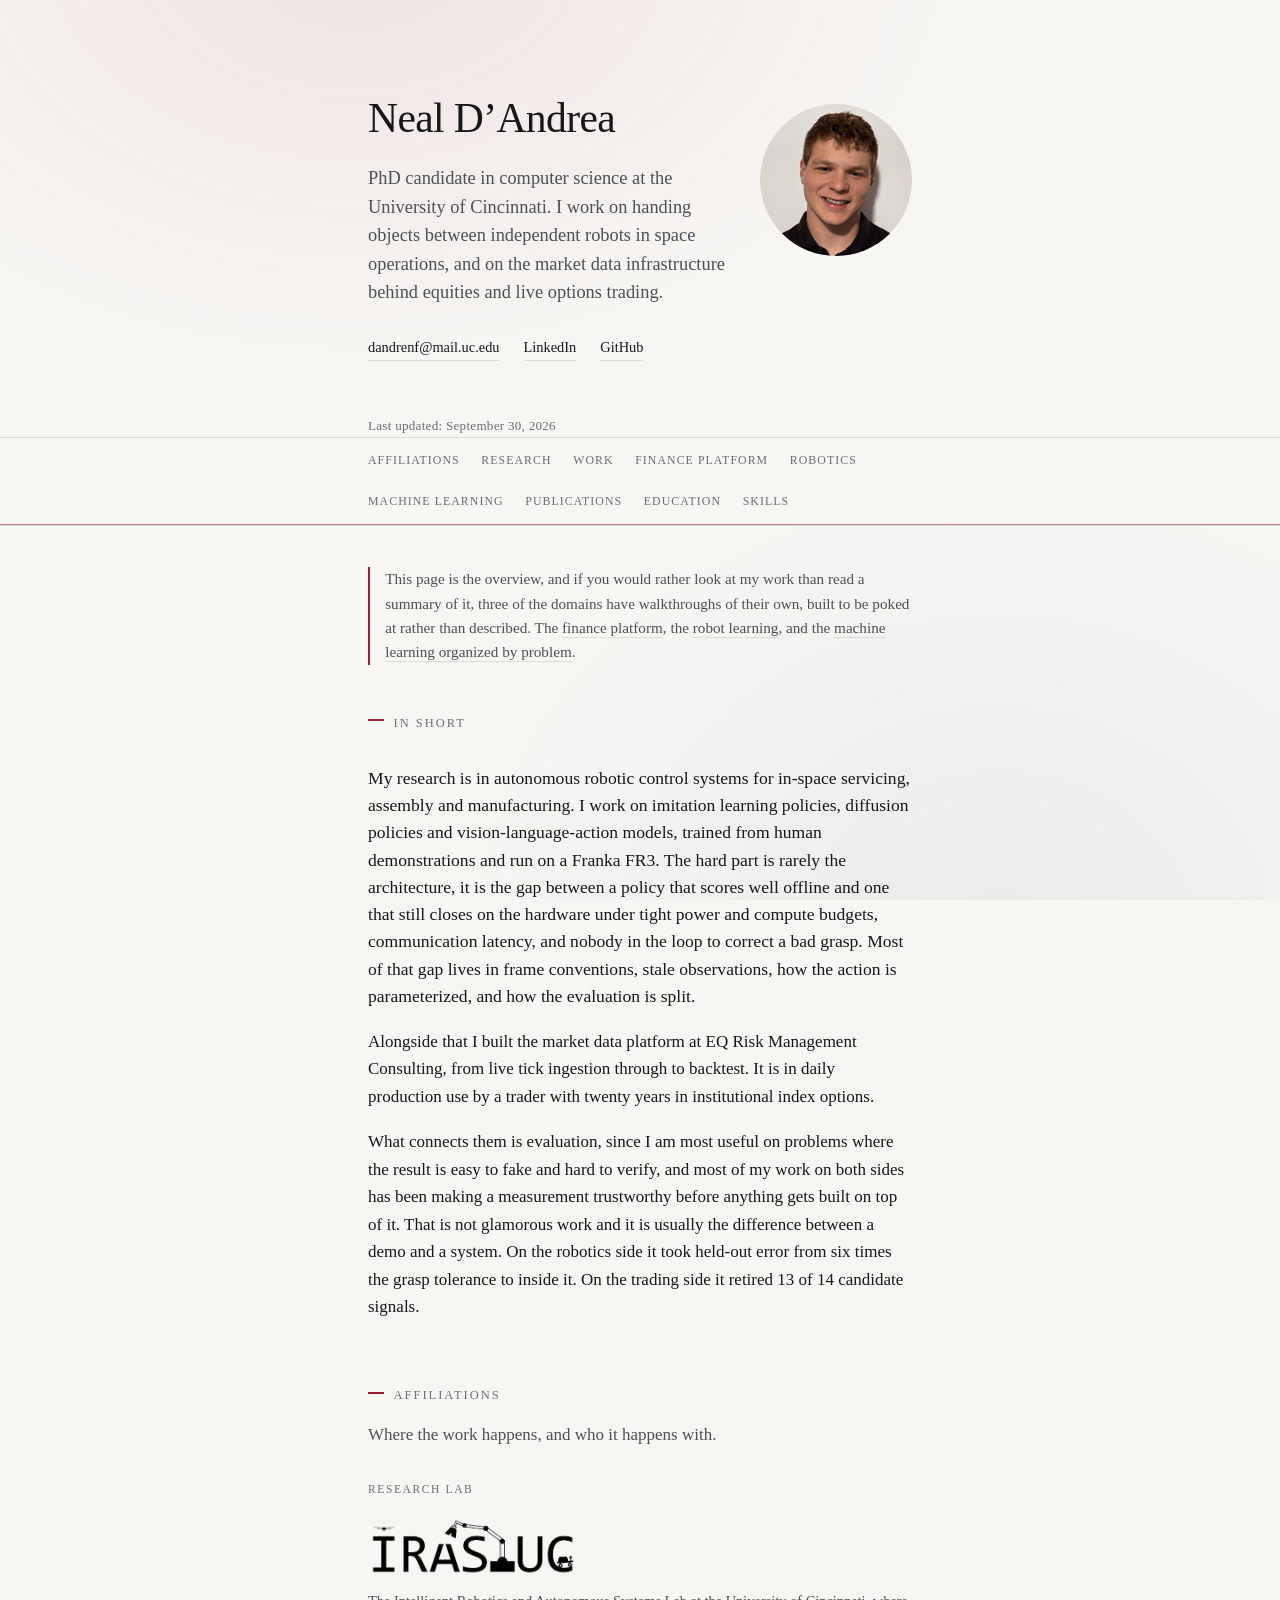
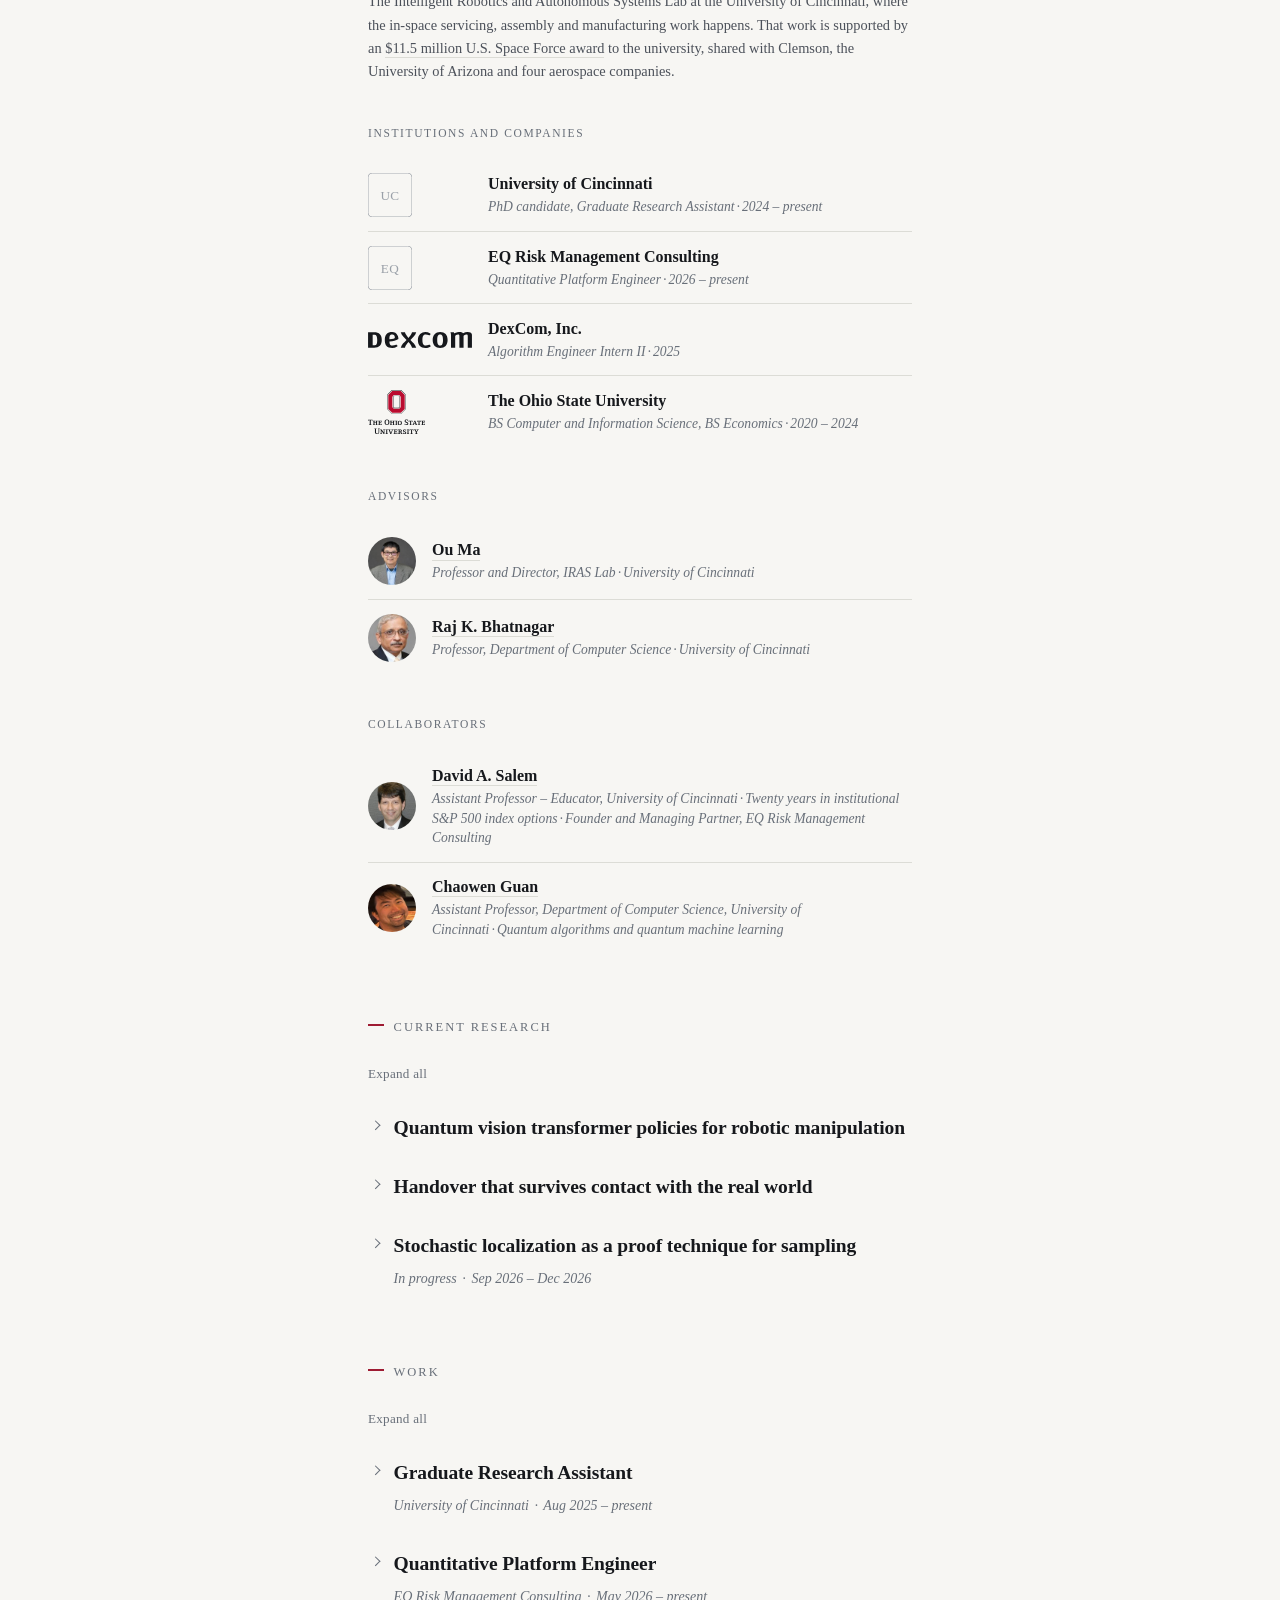
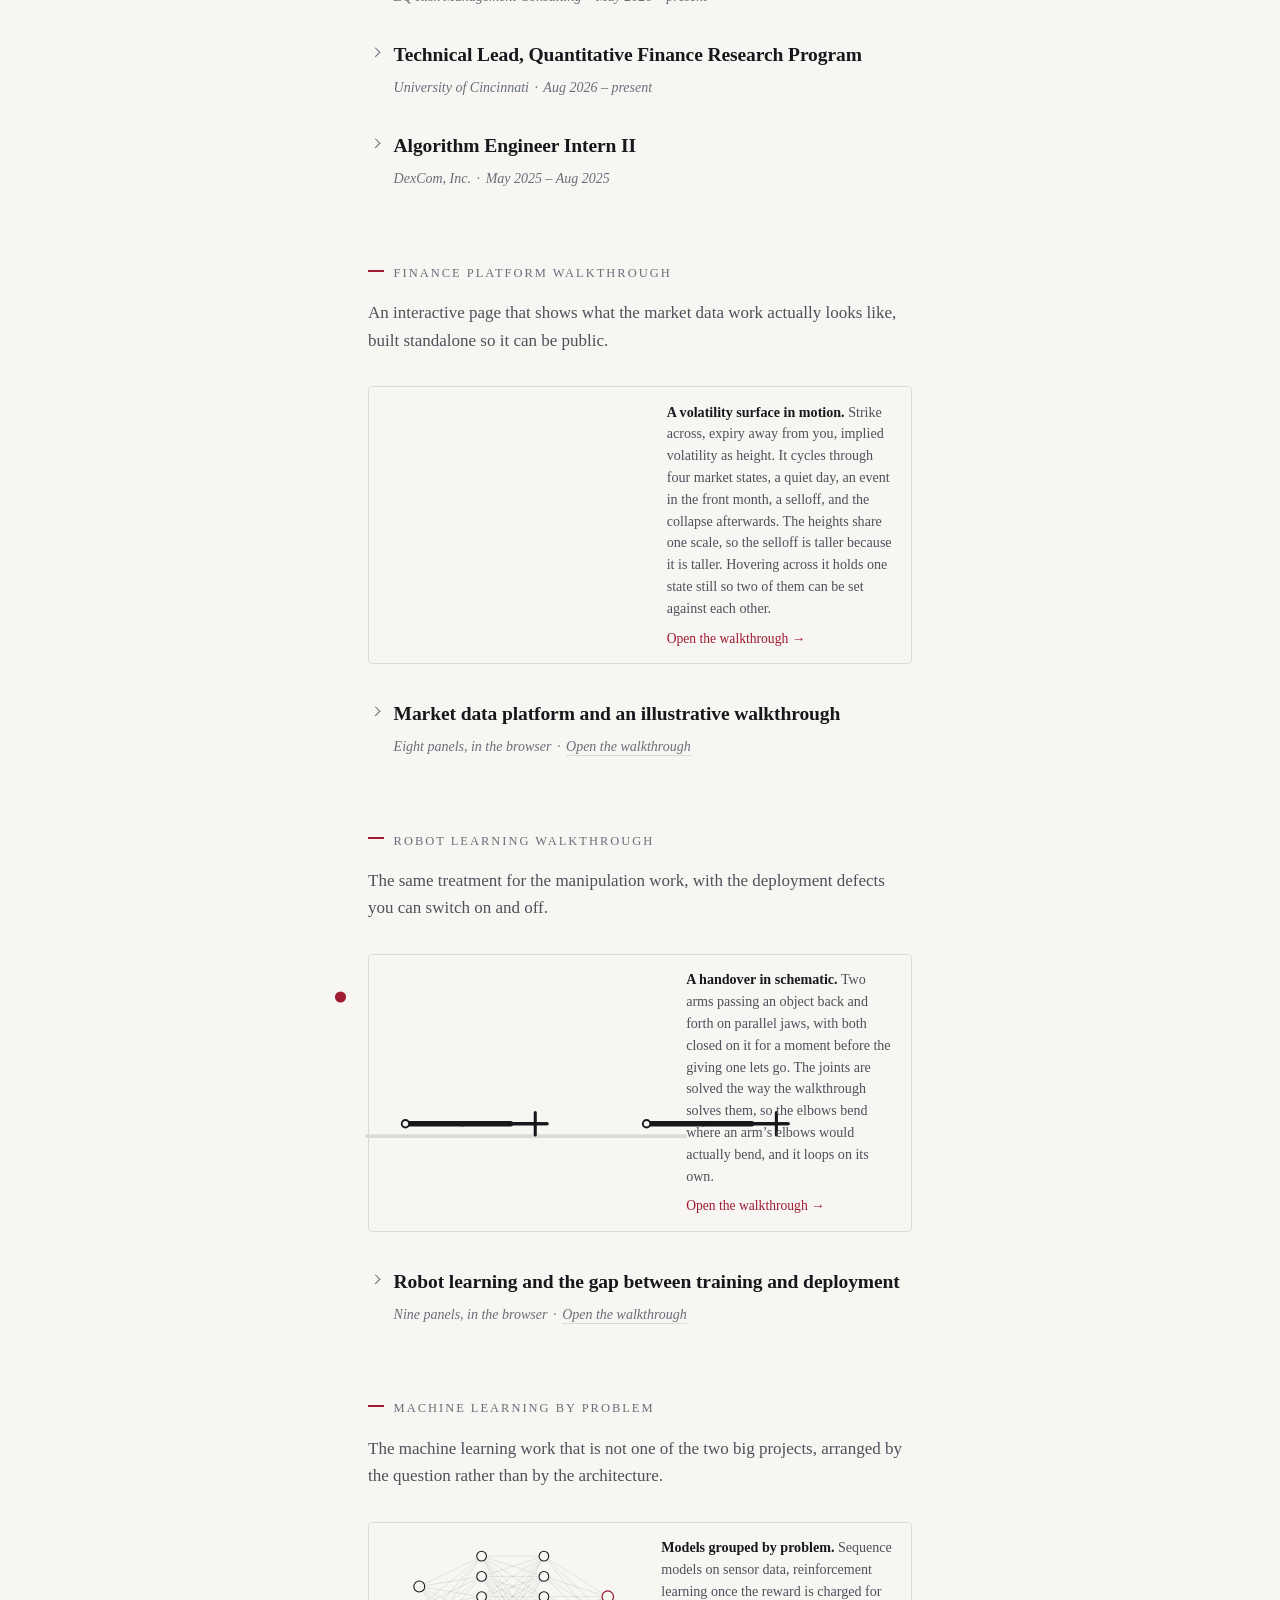
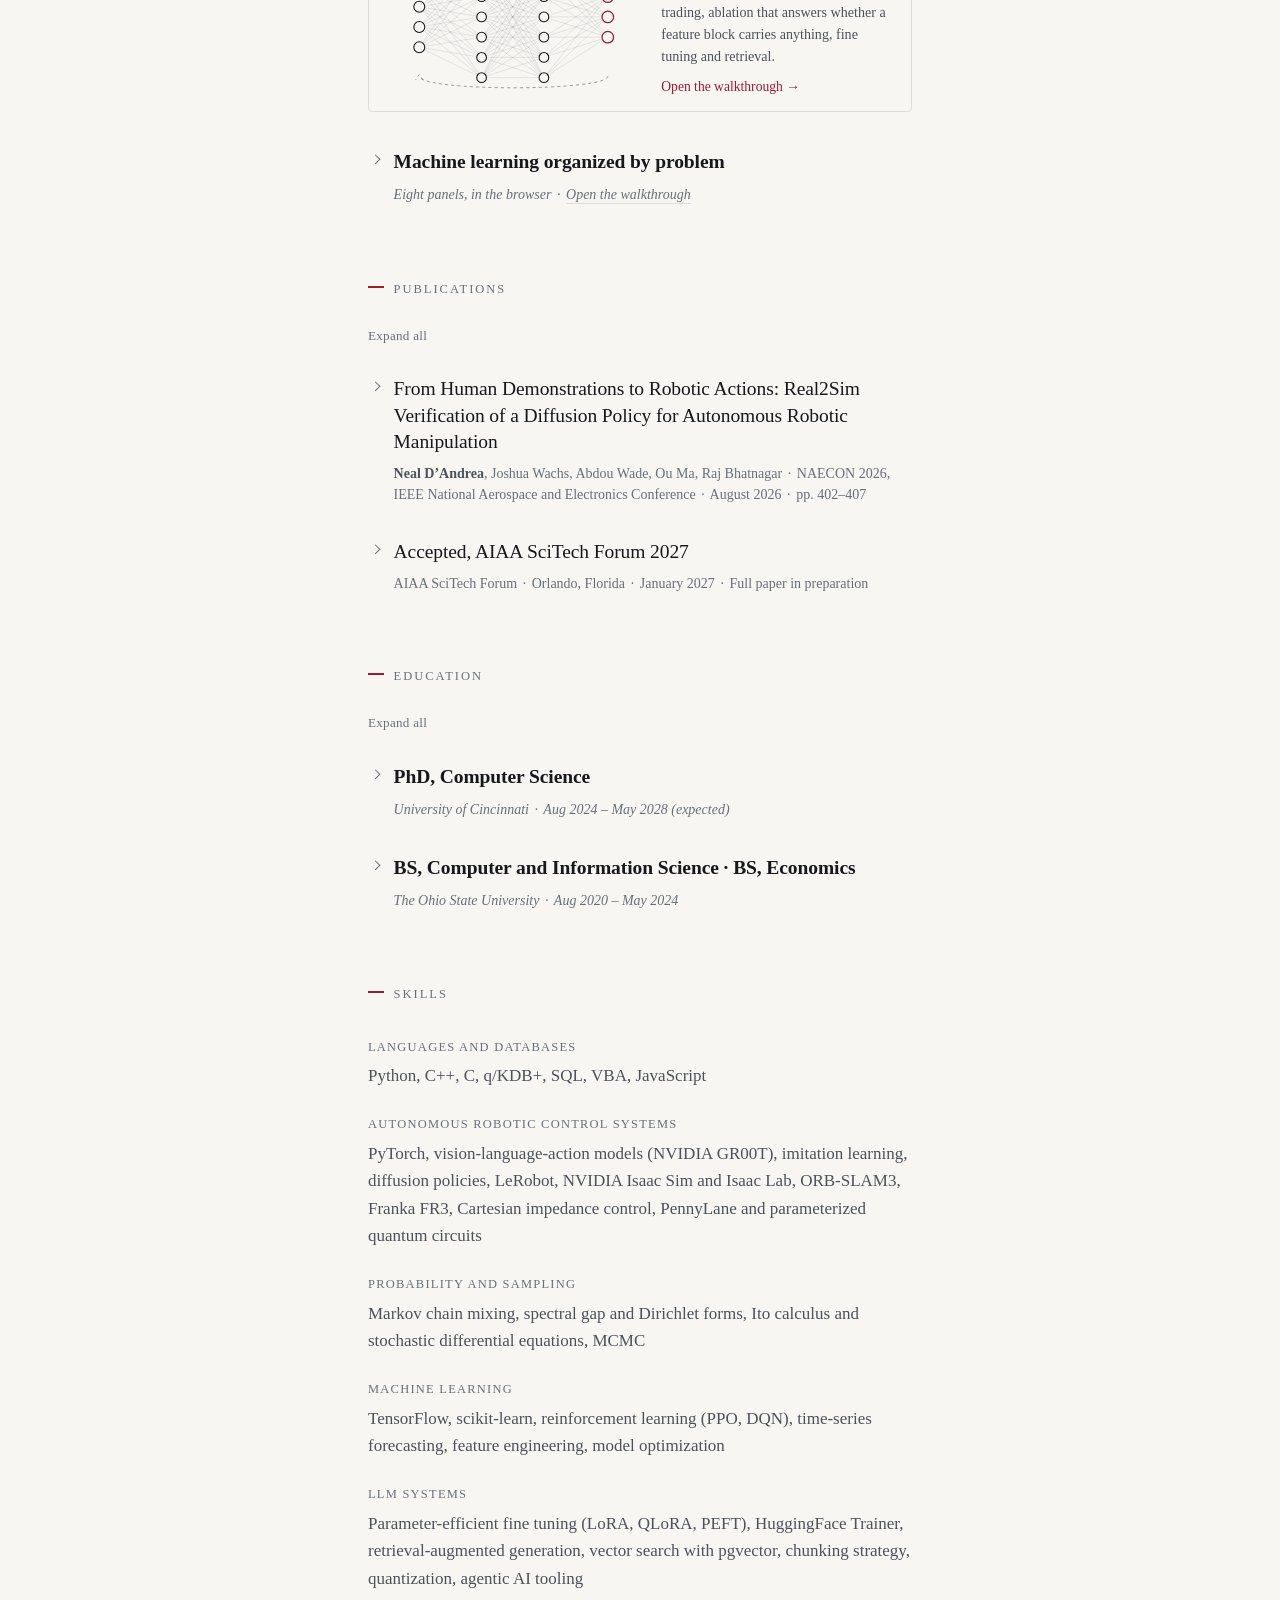
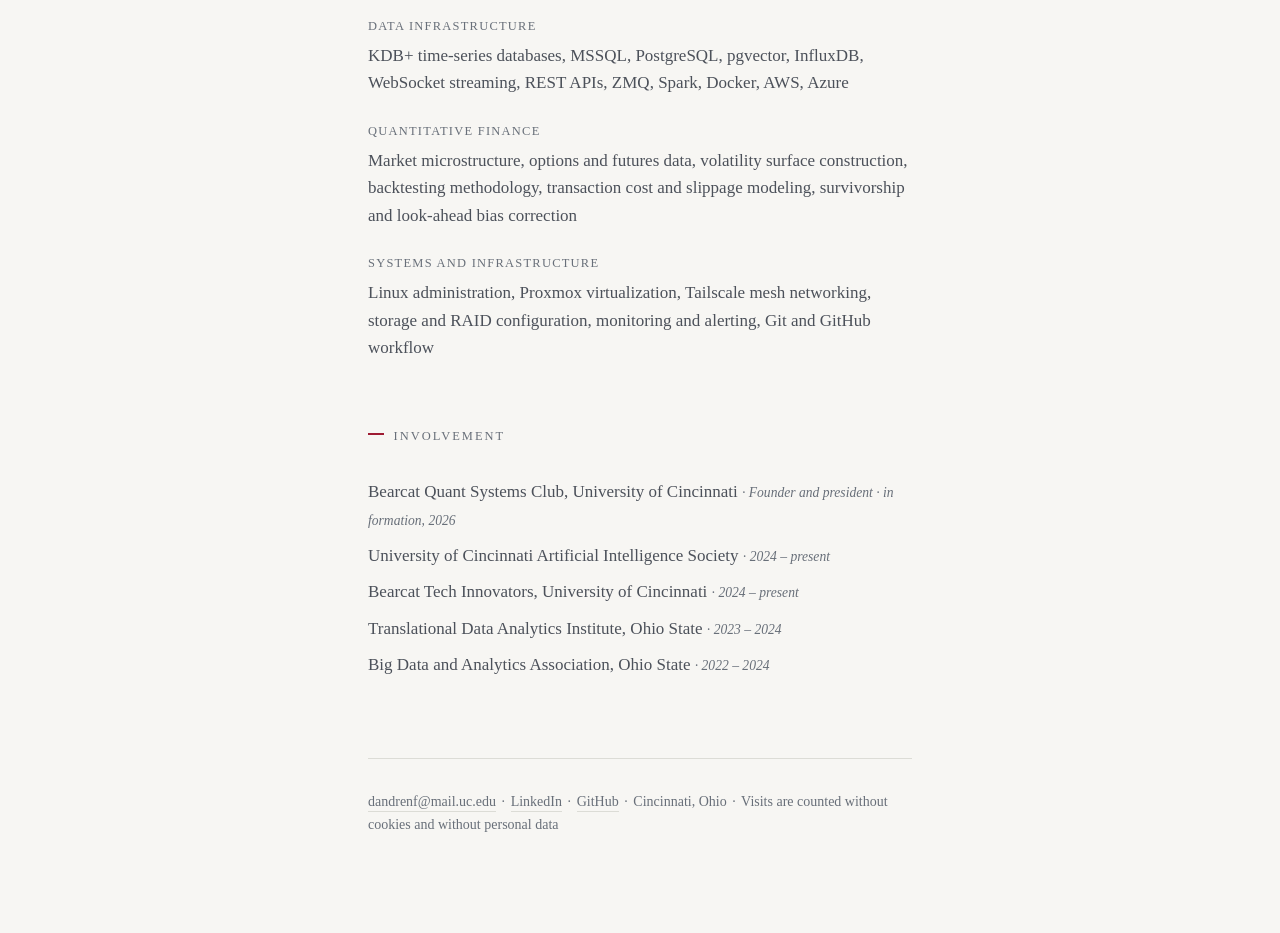
<file: index.html>
<!DOCTYPE html>
<html lang="en">
<head>
<meta charset="utf-8">
<meta name="viewport" content="width=device-width, initial-scale=1">
<title>Neal D'Andrea</title>
<meta name="description" content="Neal D'Andrea, PhD candidate in computer science at the University of Cincinnati. Autonomous robotic control systems for in-space manipulation, and market data infrastructure for equities and live options trading.">
<link rel="stylesheet" href="style.css?v=8d9448d0">
<link rel="icon" href="favicon.svg" type="image/svg+xml">
<link rel="canonical" href="https://neal-dandrea.github.io/">

<!-- Link previews, for when this is pasted into LinkedIn, email or a chat. -->
<meta property="og:type" content="profile">
<meta property="og:url" content="https://neal-dandrea.github.io/">
<meta property="og:title" content="Neal D’Andrea">
<meta property="og:description" content="PhD candidate in computer science at the University of Cincinnati. Autonomous robotic control systems for in-space manipulation, and market data infrastructure for equities and live options trading.">
<meta property="og:image" content="https://neal-dandrea.github.io/og-card.jpg">
<meta property="og:image:width" content="1200">
<meta property="og:image:height" content="630">
<meta property="og:image:alt" content="Neal D’Andrea, PhD candidate in computer science at the University of Cincinnati.">
<meta property="og:site_name" content="Neal D’Andrea">
<meta property="profile:first_name" content="Neal">
<meta property="profile:last_name" content="D’Andrea">
<meta name="twitter:card" content="summary_large_image">
</head>
<body>

<header class="masthead">
  <div class="intro">
    <div class="intro-text">
      <h1>Neal D&rsquo;Andrea</h1>
      <p class="standfirst">
        PhD candidate in computer science at the University of Cincinnati. I work
        on handing objects between independent robots in space operations, and on the
        market data infrastructure behind equities and live options trading.
      </p>
    </div>
    <picture class="portrait">
      <source srcset="portrait-small.jpg" media="(max-width: 34rem)">
      <img src="portrait.jpg" alt="Neal D&rsquo;Andrea" width="600" height="600">
    </picture>
  </div>
  <nav class="contact" aria-label="Contact">
    <a href="mailto:dandrenf@mail.uc.edu">dandrenf@mail.uc.edu</a>
    <a href="https://www.linkedin.com/in/nealdandrea">LinkedIn</a>
    <a href="https://github.com/Neal-dandrea">GitHub</a>
  </nav>
  <p class="updated">
    Last updated: <time datetime="2026-09-30">September 30, 2026</time>
  </p>
</header>

<nav class="sections" aria-label="Sections">
  <ul>
    <li><a href="#affiliations">Affiliations</a></li>
    <li><a href="#research">Research</a></li>
    <li><a href="#work">Work</a></li>
    <li><a href="#platform">Finance platform</a></li>
    <li><a href="#robotics-demo">Robotics</a></li>
    <li><a href="#models-demo">Machine learning</a></li>
    <li><a href="#publications">Publications</a></li>
    <li><a href="#education">Education</a></li>
    <li><a href="#skills">Skills</a></li>
  </ul>
</nav>

<main>

<p class="page-note">
  This page is the overview, and if you would rather look at my work than read
  a summary of it, three of the domains have walkthroughs of their own, built
  to be poked at rather than described. The <a href="platform.html">finance
  platform</a>, the <a href="robotics.html">robot learning</a>, and the
  <a href="models.html">machine learning organized by problem</a>.
</p>

<section id="intro">
  <h2>In short</h2>

  <p class="intro-lede">
    My research is in autonomous robotic control systems for in-space
    servicing, assembly and manufacturing. I work on imitation learning
    policies, diffusion policies and vision-language-action models, trained
    from human demonstrations and run on a Franka FR3. The hard part is rarely
    the architecture, it is the gap between a policy that scores well offline
    and one that still closes on the hardware under tight power and compute
    budgets, communication latency, and nobody in the loop to correct a bad
    grasp. Most of that gap lives in frame conventions, stale observations,
    how the action is parameterized, and how the evaluation is split.
  </p>

  <p>
    Alongside that I built the market data platform at EQ Risk Management
    Consulting, from live tick ingestion through to backtest. It is in daily
    production use by a trader with twenty years in institutional index
    options.
  </p>

  <p>
    What connects them is evaluation, since I am most useful on problems where the
    result is easy to fake and hard to verify, and most of my work on both
    sides has been making a measurement trustworthy before anything gets built
    on top of it. That is not glamorous work and it is usually the difference
    between a demo and a system. On the robotics side it took held-out error
    from six times the grasp tolerance to inside it. On the trading side it
    retired 13 of 14 candidate signals.
  </p>
</section>

<section id="affiliations">
  <h2>Affiliations</h2>

  <p class="section-lede">
    Where the work happens, and who it happens with.
  </p>

  <h4 class="subhead">Research lab</h4>
  <a class="emblem" href="https://ceas5.uc.edu/IRAS-Lab/">
    <picture>
      <source srcset="img/iras-logo-dark.png" media="(prefers-color-scheme: dark)">
      <img src="img/iras-logo.png" alt="IRAS Lab" width="936" height="266">
    </picture>
  </a>
  <p class="emblem-caption">
    The Intelligent Robotics and Autonomous Systems Lab at the University of
    Cincinnati, where the in-space servicing, assembly and manufacturing work
    happens. That work is supported by an
    <a href="https://www.uc.edu/news/articles/2024/01/space-force-awards-12m-grant-to-uc-to-develop-technology-to-fix-orbiting-satellites.html">$11.5
    million U.S. Space Force award</a> to the university, shared with Clemson,
    the University of Arizona and four aerospace companies.
  </p>

  <h4 class="subhead">Institutions and companies</h4>
  <ul class="crests">
    <li>
      <picture class="mark">
        <source srcset="img/uc-dark.svg" media="(prefers-color-scheme: dark)">
        <img src="img/uc.svg" alt="University of Cincinnati">
      </picture>
      <div>
        <span class="crest-name">University of Cincinnati</span>
        <span class="crest-role">PhD candidate, Graduate Research Assistant<span class="sep">·</span>2024 &ndash; present</span>
      </div>
    </li>
    <li>
      <picture class="mark">
        <source srcset="img/eq-dark.svg" media="(prefers-color-scheme: dark)">
        <img src="img/eq.svg" alt="EQ Risk Management Consulting">
      </picture>
      <div>
        <span class="crest-name">EQ Risk Management Consulting</span>
        <span class="crest-role">Quantitative Platform Engineer<span class="sep">·</span>2026 &ndash; present</span>
      </div>
    </li>
    <li>
      <picture class="mark">
        <source srcset="img/dexcom-dark.svg" media="(prefers-color-scheme: dark)">
        <img src="img/dexcom.svg" alt="DexCom, Inc.">
      </picture>
      <div>
        <span class="crest-name">DexCom, Inc.</span>
        <span class="crest-role">Algorithm Engineer Intern II<span class="sep">·</span>2025</span>
      </div>
    </li>
    <li>
      <picture class="mark">
        <source srcset="img/osu-dark.svg" media="(prefers-color-scheme: dark)">
        <img src="img/osu.svg" alt="The Ohio State University">
      </picture>
      <div>
        <span class="crest-name">The Ohio State University</span>
        <span class="crest-role">BS Computer and Information Science, BS Economics<span class="sep">·</span>2020 &ndash; 2024</span>
      </div>
    </li>
  </ul>

  <h4 class="subhead">Advisors</h4>
  <ul class="people">
    <li>
      <img src="img/advisor-ou-ma.jpg" alt="" width="256" height="256">
      <div>
        <span class="person-name"><a href="https://researchdirectory.uc.edu/p/maou">Ou Ma</a></span>
        <span class="person-role">Professor and Director, IRAS Lab<span class="sep">·</span>University of Cincinnati</span>
      </div>
    </li>
    <li>
      <img src="img/advisor-raj-bhatnagar.jpg" alt="" width="256" height="256">
      <div>
        <span class="person-name"><a href="https://researchdirectory.uc.edu/p/bhatnark">Raj K. Bhatnagar</a></span>
        <span class="person-role">Professor, Department of Computer Science<span class="sep">·</span>University of Cincinnati</span>
      </div>
    </li>
  </ul>

  <h4 class="subhead">Collaborators</h4>
  <ul class="people">
    <li>
      <img src="img/collaborator-david-salem.jpg" alt="" width="256" height="256">
      <div>
        <span class="person-name"><a href="https://www.business.uc.edu/faculty-research/finance/faculty/david-salem.html#Bio">David A. Salem</a></span>
        <span class="person-role">Assistant Professor &ndash; Educator, University of Cincinnati<span class="sep">&middot;</span>Twenty years in institutional S&amp;P 500 index options<span class="sep">&middot;</span>Founder and Managing Partner, EQ Risk Management Consulting</span>
      </div>
    </li>
    <li>
      <img src="img/collaborator-chaowen-guan.jpg" alt="" width="256" height="256">
      <div>
        <span class="person-name"><a href="https://researchdirectory.uc.edu/p/guance">Chaowen Guan</a></span>
        <span class="person-role">Assistant Professor, Department of Computer Science, University of Cincinnati<span class="sep">&middot;</span>Quantum algorithms and quantum machine learning</span>
      </div>
    </li>
  </ul>
</section>

<section id="research">
  <h2>Current research</h2>

  <details class="entry">
    <summary>
      <h3>Quantum vision transformer policies for robotic manipulation</h3>
    </summary>
    <p class="lede">
      Can parameterized quantum circuits replace the attention projections in a
      vision transformer policy, and hold accuracy at fewer parameters?
      Implemented in PennyLane and PyTorch, benchmarked on a Franka Emika FR3
      reach-and-grasp task.
    </p>
    <p>
      Most of the work so far has been making the question answerable. An
      existing model family turned out to have been trained against the wrong
      target, regressing the robot&rsquo;s absolute pose at the current
      timestep rather than a future action. Regressing that target makes a
      pose estimator rather than a controller. It had also been evaluated on a
      frame-level random split that leaked temporally adjacent frames between
      train and validation. Held-out error was 192&nbsp;mm against a
      30&nbsp;mm grasp tolerance.
    </p>
    <p>
      Rebuilding the pipeline around relative action targets in the gripper
      frame, episode-level splits, and mean-predictor baselines reported as
      R&sup2; took held-out R&sup2; from approximately zero to +0.455 across 222
      demonstrations, covering 293,000 frames and 88,000 training samples, and
      brought error from 192&nbsp;mm down to roughly 18&nbsp;mm.
    </p>

    <figure class="chart">
      <svg viewBox="0 0 560 150" role="img"
           aria-labelledby="errdrop-title errdrop-desc">
        <title id="errdrop-title">Held-out prediction error before and after rebuilding the pipeline</title>
        <desc id="errdrop-desc">Original pipeline, 192 millimeters. Rebuilt pipeline, 18 millimeters.
        The grasp tolerance is 30 millimeters, so only the rebuilt pipeline falls inside it.</desc>

        <line class="c-axis" x1="132.5" y1="12" x2="132.5" y2="98"/>

        <text class="c-cat" x="120" y="36" text-anchor="end">Original pipeline</text>
        <path class="c-was" d="M132,22 H464.0 A4,4 0 0 1 468.0,26 V38 A4,4 0 0 1 464.0,42 H132 Z"/>
        <text class="c-val" x="478.0" y="36">192 mm</text>

        <text class="c-cat" x="120" y="86" text-anchor="end">Rebuilt pipeline</text>
        <path class="c-now" d="M132,72 H159.5 A4,4 0 0 1 163.5,76 V88 A4,4 0 0 1 159.5,92 H132 Z"/>
        <text class="c-val" x="196.5" y="86">18 mm</text>

        <!-- Grasp tolerance, drawn over the bars with a surface-colored
             backing stroke so it stays legible where it crosses a fill. -->
        <line class="c-tol-back" x1="184.5" y1="12" x2="184.5" y2="98"/>
        <line class="c-tol"      x1="184.5" y1="12" x2="184.5" y2="98"/>
        <text class="c-tol-label" x="184.5" y="118">30 mm grasp tolerance</text>
      </svg>
      <figcaption>
     Held-out error measured against the 30&nbsp;mm grasp tolerance, where the
     original pipeline missed by more than six times the tolerance, which
     makes a pose estimator rather than a controller. Relative action targets
     and episode-level splits brought it inside.
   </figcaption>
    </figure>
    <p>
      On that footing the comparison is pre-registered, so quantum and matched
      classical controls run on identical episode splits, across a width
      ladder spanning a 13&times; parameter range, three seeds per
      configuration, with an acceptance criterion fixed before data collection
      and enforced in code. An early pass showed patch-embedding convolutions
      dominating the parameter count at 89 percent of the narrowest width,
      which left the quantum layers at 1.4 percent. Restructuring the
      architecture raised the quantum share to 10.5 percent, so the efficiency
      claim is about the quantum component rather than the classical layers
      around it.
    </p>
    <p>
      The current finding is that quantum and classical attention are
      statistically indistinguishable at matched parameter count, at roughly
      140&times; the wall-clock cost in simulation. The open question is whether
      the quantum arm degrades more slowly below the capacity knee.
    </p>
    <p>
      This is a parameter-efficiency question inside the imitation learning
      stack rather than a separate line of work. If quantum layers do preserve
      accuracy at fewer parameters, where they would go is the
      embodiment-specific state and action projection modules of a
      vision-language-action model, which run once per inference rather than
      inside the iterative denoising loop, where a 140&times; multiplier would
      be untenable in a control loop.
    </p>
  </details>

  <details class="entry">
    <summary>
      <h3>Handover that survives contact with the real world</h3>
    </summary>
    <p>
      Two independent robots passing an object between them, in orbit, with no
      one in the loop to correct a bad grasp. A policy that does it in the lab
      and fails on the hardware has learned the lab. Most of my time on the
      manipulation stack has gone not into the model but into the gap between
      training and deployment. Frame conventions, stale observations,
      compression artifacts and masked pixels all sit in that gap, as does the
      work of building evaluation strong enough to tell a real improvement from
      sampler variance. In-space servicing, assembly and manufacturing sets the
      constraints, among them tight power and compute budgets, communication
      latency, and very little opportunity to collect or validate data. The
      first step, reproducing the demonstration-to-policy pipeline on commodity
      hardware and verifying it against a Franka arm, is
      <a href="#publications">published at NAECON 2026</a>.
    </p>
  </details>

  <details class="entry">
    <summary>
      <h3>Stochastic localization as a proof technique for sampling</h3>
      <p class="meta">In progress <span class="sep">&middot;</span> Sep 2026 &ndash; Dec 2026</p>
    </summary>
    <p class="lede">
      Markov chain Monte Carlo is how you sample from a distribution you cannot
      write down. The catch is that the answer is only as good as the number of
      steps you ran, and nothing in the output tells you whether that was
      enough. A chain that has not mixed produces samples that look fine and are
      wrong. Mixing time is the bound that tells you when to trust it.
    </p>
    <p>
      I am working through stochastic localization, a technique introduced by
      Eldan for analyzing high-dimensional distributions, which now underpins
      some of the sharpest mixing bounds available. The specific target is the
      localization schemes framework of Chen and Eldan, which unifies stochastic
      localization with spectral independence and yields mixing bounds for
      Glauber dynamics on spin systems such as the hardcore and Ising models.
    </p>
    <p>
      The object itself is simple enough to state in a sentence. Take a sample X from the
      distribution you care about, observe it through a noisy channel over time,
      and track your evolving belief about what X was. Written as an observation
      process that is
    </p>
    <p class="formula">y<sub>t</sub> = tX + B<sub>t</sub></p>
    <p>
      with B<sub>t</sub> a standard Brownian motion, and the posterior at time
      t is
    </p>
    <p class="formula">
      &mu;<sub>t</sub>(dx) &prop; exp(&lang;y<sub>t</sub>, x&rang; &minus;
      (t/2)&Vert;x&Vert;&sup2;) &mu;(dx)
    </p>
    <p>
      As t grows, the posterior concentrates on a point and the measure
      localizes. What makes it a proof technique rather than a curiosity is
      that the posterior is a martingale, and controlling how quickly its
      covariance grows along that path is what produces the bound.
    </p>
    <p>
      I am learning spectral independence first and doing so deliberately,
      because it lives on finite state spaces with matrices you can write out
      and chains you can simulate, so the continuous stochastic-calculus
      version reads as a generalization rather than arriving cold. The
      intellectual core of the work is the dictionary between the two, meaning
      what plays the role of pinning a coordinate, what plays the role of the
      influence matrix, and what the condition that the covariance does not
      grow too quickly corresponds to on the discrete side.
    </p>
    <p>
      There is a connection to the market data work that I did not expect to
      find. If log returns satisfy dY<sub>t</sub> = &mu; dt + &sigma;
      dB<sub>t</sub> with the drift unknown and drawn from a prior, then
      dividing through by &sigma; gives exactly the observation channel above,
      with X equal to &mu; over &sigma;. The evolving posterior over an unknown
      drift is itself a stochastic localization process. That is the worked
      application I am carrying through the project, partly because it is
      rigorous and partly because it makes the abstraction concrete.
    </p>
    <p>
      What connects this to the rest of my work is the same thing that connects
      the robotics and the trading. A sampler that has not mixed gives you an
      answer that is easy to accept and hard to check. Mixing bounds are the
      verification step for a whole class of methods that are otherwise trusted
      on faith.
    </p>
    <p>
      This is a group project for an advanced algorithms course, running ten
      weeks with weekly check-ins. The deliverable is a report with a formal
      problem statement, the preliminaries, and a rigorous proof of the mixing
      bound and its complexity, and I will post what comes out of it when it is done.
    </p>
    <p>
      The two papers the project is working from are these.
    </p>
    <ul>
      <li>
        Andrea Montanari,
        <a href="https://arxiv.org/abs/2305.10690">Sampling, Diffusions, and
        Stochastic Localization</a>, arXiv 2305.10690, 2023. The expository
        account that puts diffusion-based samplers and stochastic localization
        in one framework, and the source of the observation process above.
      </li>
      <li>
        Ahmed El Alaoui, Andrea Montanari and Mark Sellke,
        <a href="https://arxiv.org/abs/2203.05093">Sampling from the
        Sherrington-Kirkpatrick Gibbs measure via algorithmic stochastic
        localization</a>, arXiv 2203.05093, 2022. Localization used as an
        algorithm rather than as a proof device, sampling in polynomial time
        from a spin glass above the transition temperature.
      </li>
    </ul>
  </details>
</section>

<section id="work">
  <h2>Work</h2>

  <details class="entry">
    <summary>
      <h3>Graduate Research Assistant</h3>
      <p class="meta">
        University of Cincinnati <span class="sep">·</span> Aug 2025 &ndash;
        present
      </p>
    </summary>
    <p class="lede">
      Autonomous robotic control systems for in-space servicing, assembly and
      manufacturing, built around the problem of handing an object from one
      independent robot to another, reliably, outside the conditions it was
      trained in.
    </p>
    <ul>
      <li>
        Building a control framework for robotic handover from imitation
        learning and vision-language-action models.
      </li>
      <li>
        Migrated the manipulation stack from a 171M-parameter U-Net diffusion
        policy to NVIDIA GR00T N1.7, a 3B-parameter VLA, after diagnosing that
        the diffusion policy would not generalize outside its training
        distribution.
      </li>
      <li>
        Built the conversion pipeline from Universal Manipulation Interface
        recordings to LeRobot v2.1, covering absolute end-effector pose actions,
        language annotations and modality metadata across 265,000 frames and
        215 demonstrations, with per-step validation that rejects SLAM tracking
        failures.
      </li>
      <li>
        Deployed it as a real-time closed-loop controller with 125&nbsp;ms GPU
        inference served over ZMQ, action chunks subsampled and rate-limited to
        a workspace-gated client, and execution through Cartesian impedance
        control at 1&nbsp;kHz on a Franka FR3.
      </li>
      <li>
        Found and corrected systematic train-deploy mismatches, including a
        45-degree tool-frame rotation error, stale camera frames buffered across
        control cycles, and an observation mask that removed 5.6 percent of the
        image the model was trained on.
      </li>
      <li>
        Traced a further source of domain shift to video compression in the data
        pipeline, then rebuilt the conversion at 3&times; fidelity and
        retrained, cutting prediction error against the original model on 20 held-out
        episodes at every checkpoint. That followed from first establishing that
        single-trajectory evaluation could not separate real improvement from
        sampler variance.
      </li>
      <li>
        Built the collection pipeline itself, using a UMI gripper with GoPro
        cameras and ArUco fiducials, with video processed through ORB-SLAM3 to
        recover 6-DOF gripper poses synchronized with RGB observations and
        gripper state.
      </li>
      <li>
        Exploring quantum-inspired low-rank attention to compress the vision
        encoder for resource-constrained space-grade hardware.
      </li>
    </ul>
  </details>

  <details class="entry">
    <summary>
      <h3>Quantitative Platform Engineer</h3>
      <p class="meta">
        EQ Risk Management Consulting <span class="sep">·</span> May 2026
        &ndash; present
      </p>
    </summary>
    <p class="lede">
      The full market data stack, from tick ingestion to backtest, now in daily
      production use by a trader with twenty years in institutional S&amp;P 500
      index options.
    </p>
    <ul>
      <li>
        Architected and shipped an end-to-end platform in Python and C++ that
        ingests live equities, futures and options from the Schwab API over REST
        and WebSocket.
      </li>
      <li>
        Built the historical store on KDB+/q with date-partitioned storage and a
        500&nbsp;ms tick capture pipeline across a multi-asset universe, on the
        order of tens of millions of rows per trading day.
      </li>
      <li>
        Designed a bar aggregation engine for arbitrary intervals, including
        in-progress bars assembled from a rolling in-memory tick buffer, giving
        sub-minute resolution the vendor API does not expose.
      </li>
      <li>
        Established the backtesting methodology, eliminating look-ahead bias
        through point-in-time sector and index membership reconstruction,
        survivorship correction, and embargoed chronological splits. Systematic
        ablation retired 13 of 14 candidate signal families as statistically
        indistinguishable from baseline.
      </li>
      <li>
        Quantified strategy capacity through effective breadth. A nominal
        126,756-bet universe delivered only 513 independent bets after
        correlation adjustment, which moved the research agenda off signal
        discovery and onto sample size.
      </li>
      <li>
        Implemented a C++ compute kernel with Python orchestration and a
        GPU-accelerated backtest sweep, validating cross-implementation
        correctness through a 61-test differential parity harness.
      </li>
      <li>
        Trained PPO agents with transaction-cost-aware reward shaping and
        calibrated slippage, evaluated against matched baselines on identical
        bars and cost assumptions.
      </li>
    </ul>
  </details>

  <details class="entry">
    <summary>
      <h3>Technical Lead, Quantitative Finance Research Program</h3>
      <p class="meta">
        University of Cincinnati <span class="sep">·</span> Aug 2026 &ndash;
        present
      </p>
    </summary>
    <ul>
      <li>
        Lead an 18-student research program across market data
        infrastructure, machine learning signal research, agentic AI systems and
        corporate-sponsored projects.
      </li>
      <li>
        Run technical interviews for selection, assessing depth in ML evaluation
        methodology, distributed systems and LLM application design.
      </li>
      <li>
        Scope five workstreams and allocate engineers by skill assessment,
        balancing team composition against what each project actually needs.
      </li>
    </ul>
  </details>

  <details class="entry">
    <summary>
      <h3>Algorithm Engineer Intern II</h3>
      <p class="meta">DexCom, Inc. <span class="sep">·</span> May 2025 &ndash; Aug 2025</p>
    </summary>
    <ul>
      <li>
        Developed commercializable algorithms extending continuous glucose
        monitoring into non-intensive type 2 diabetes, prediabetes, hospital
        settings and pregnancy-related care.
      </li>
      <li>
        Built statistical and machine learning models over multiple
        simultaneous physiological data streams to improve CGM efficacy and
        adaptability.
      </li>
      <li>
        Engineered assessment and validation tooling for CGM performance across
        diverse environments, supporting expansion into new therapeutic and
        diagnostic markets.
      </li>
      <li>
        Worked within the Advanced Technology team, across therapeutics,
        diagnostics and insights, on entrepreneurial initiatives needing novel
        go-to-market strategies.
      </li>
    </ul>
  </details>
</section>

<section id="platform">
  <h2>Finance platform walkthrough</h2>

  <p class="section-lede">
    An interactive page that shows what the market data work actually looks
    like, built standalone so it can be public.
  </p>

  <a class="teaser" href="platform.html" aria-label="Open the platform walkthrough">
<svg class="teaser-surface" viewBox="0 0 360 210" role="img" aria-label="A volatility surface changing between a quiet market, a front month event, a selloff and the collapse afterwards">
    <g class="vs-state" style="animation-delay:0.0s"><path class="q0" d="M159,64 L169,57 L175,60 L166,67Z"/><path class="q0" d="M166,67 L175,60 L185,64 L176,71Z"/><path class="q0" d="M150,71 L159,64 L166,67 L156,73Z"/><path class="q0" d="M176,71 L185,64 L197,69 L188,76Z"/><path class="q0" d="M156,73 L166,67 L176,71 L166,78Z"/><path class="q0" d="M140,77 L150,71 L156,73 L147,80Z"/><path class="q0" d="M166,78 L176,71 L188,76 L178,82Z"/><path class="q1" d="M188,76 L197,69 L210,74 L201,81Z"/><path class="q0" d="M147,80 L156,73 L166,78 L157,84Z"/><path class="q0" d="M131,83 L140,77 L147,80 L137,86Z"/><path class="q0" d="M157,84 L166,78 L178,82 L169,89Z"/><path class="q1" d="M178,82 L188,76 L201,81 L192,87Z"/><path class="q0" d="M137,86 L147,80 L157,84 L147,90Z"/><path class="q1" d="M201,81 L210,74 L225,79 L216,86Z"/><path class="q0" d="M122,89 L131,83 L137,86 L128,92Z"/><path class="q0" d="M147,90 L157,84 L169,89 L159,95Z"/><path class="q0" d="M169,89 L178,82 L192,87 L182,94Z"/><path class="q0" d="M128,92 L137,86 L147,90 L138,96Z"/><path class="q1" d="M192,87 L201,81 L216,86 L206,93Z"/><path class="q2" d="M216,86 L225,79 L241,85 L231,92Z"/><path class="q0" d="M112,95 L122,89 L128,92 L118,97Z"/><path class="q0" d="M138,96 L147,90 L159,95 L150,100Z"/><path class="q0" d="M159,95 L169,89 L182,94 L173,100Z"/><path class="q0" d="M118,97 L128,92 L138,96 L128,100Z"/><path class="q1" d="M182,94 L192,87 L206,93 L197,100Z"/><path class="q1" d="M206,93 L216,86 L231,92 L222,99Z"/><path class="q0" d="M103,99 L112,95 L118,97 L109,100Z"/><path class="q2" d="M231,92 L241,85 L257,91 L248,98Z"/><path class="q0" d="M128,100 L138,96 L150,100 L140,105Z"/><path class="q0" d="M150,100 L159,95 L173,100 L163,105Z"/><path class="q0" d="M109,100 L118,97 L128,100 L119,104Z"/><path class="q1" d="M173,100 L182,94 L197,100 L187,106Z"/><path class="q1" d="M197,100 L206,93 L222,99 L212,106Z"/><path class="q1" d="M93,100 L103,99 L109,100 L100,102Z"/><path class="q2" d="M222,99 L231,92 L248,98 L238,105Z"/><path class="q1" d="M119,104 L128,100 L140,105 L131,108Z"/><path class="q1" d="M140,105 L150,100 L163,105 L154,110Z"/><path class="q1" d="M100,102 L109,100 L119,104 L109,105Z"/><path class="q3" d="M248,98 L257,91 L275,97 L265,104Z"/><path class="q1" d="M163,105 L173,100 L187,106 L178,111Z"/><path class="q1" d="M187,106 L197,100 L212,106 L203,112Z"/><path class="q2" d="M84,100 L93,100 L100,102 L90,102Z"/><path class="q2" d="M212,106 L222,99 L238,105 L229,112Z"/><path class="q2" d="M109,105 L119,104 L131,108 L121,110Z"/><path class="q1" d="M131,108 L140,105 L154,110 L144,113Z"/><path class="q3" d="M90,102 L100,102 L109,105 L100,106Z"/><path class="q2" d="M238,105 L248,98 L265,104 L256,112Z"/><path class="q1" d="M154,110 L163,105 L178,111 L168,116Z"/><path class="q1" d="M178,111 L187,106 L203,112 L193,117Z"/><path class="q4" d="M74,100 L84,100 L90,102 L81,103Z"/><path class="q3" d="M265,104 L275,97 L293,104 L284,111Z"/><path class="q1" d="M203,112 L212,106 L229,112 L219,118Z"/><path class="q3" d="M100,106 L109,105 L121,110 L112,111Z"/><path class="q2" d="M121,110 L131,108 L144,113 L135,115Z"/><path class="q4" d="M81,103 L90,102 L100,106 L91,106Z"/><path class="q2" d="M229,112 L238,105 L256,112 L246,119Z"/><path class="q1" d="M144,113 L154,110 L168,116 L159,119Z"/><path class="q1" d="M168,116 L178,111 L193,117 L184,122Z"/><path class="q5" d="M65,101 L74,100 L81,103 L71,103Z"/><path class="q3" d="M256,112 L265,104 L284,111 L274,119Z"/><path class="q1" d="M193,117 L203,112 L219,118 L210,124Z"/><path class="q4" d="M91,106 L100,106 L112,111 L102,111Z"/><path class="q3" d="M112,111 L121,110 L135,115 L125,117Z"/><path class="q4" d="M284,111 L293,104 L312,111 L303,118Z"/><path class="q5" d="M71,103 L81,103 L91,106 L81,107Z"/><path class="q2" d="M219,118 L229,112 L246,119 L237,125Z"/><path class="q2" d="M135,115 L144,113 L159,119 L149,121Z"/><path class="q2" d="M159,119 L168,116 L184,122 L174,126Z"/><path class="q7" d="M55,101 L65,101 L71,103 L62,104Z"/><path class="q2" d="M246,119 L256,112 L274,119 L265,126Z"/><path class="q2" d="M184,122 L193,117 L210,124 L201,129Z"/><path class="q6" d="M81,107 L91,106 L102,111 L93,112Z"/><path class="q4" d="M102,111 L112,111 L125,117 L116,117Z"/><path class="q3" d="M274,119 L284,111 L303,118 L293,126Z"/><path class="q7" d="M62,104 L71,103 L81,107 L72,108Z"/><path class="q2" d="M210,124 L219,118 L237,125 L227,131Z"/><path class="q3" d="M125,117 L135,115 L149,121 L140,123Z"/><path class="q2" d="M149,121 L159,119 L174,126 L165,128Z"/><path class="q8" d="M46,102 L55,101 L62,104 L52,105Z"/><path class="q2" d="M237,125 L246,119 L265,126 L255,132Z"/><path class="q4" d="M303,118 L312,111 L332,118 L322,126Z"/><path class="q2" d="M174,126 L184,122 L201,129 L191,133Z"/><path class="q7" d="M72,108 L81,107 L93,112 L83,113Z"/><path class="q6" d="M93,112 L102,111 L116,117 L106,118Z"/><path class="q3" d="M265,126 L274,119 L293,126 L284,133Z"/><path class="q8" d="M52,105 L62,104 L72,108 L62,109Z"/><path class="q2" d="M201,129 L210,124 L227,131 L218,136Z"/><path class="q5" d="M116,117 L125,117 L140,123 L130,124Z"/><path class="q4" d="M140,123 L149,121 L165,128 L156,130Z"/><path class="q9" d="M36,104 L46,102 L52,105 L43,106Z"/><path class="q2" d="M227,131 L237,125 L255,132 L246,138Z"/><path class="q4" d="M293,126 L303,118 L322,126 L313,133Z"/><path class="q3" d="M165,128 L174,126 L191,133 L182,135Z"/><path class="q8" d="M62,109 L72,108 L83,113 L74,114Z"/><path class="q7" d="M83,113 L93,112 L106,118 L97,119Z"/><path class="q3" d="M255,132 L265,126 L284,133 L274,140Z"/><path class="q9" d="M43,106 L52,105 L62,109 L53,110Z"/><path class="q2" d="M191,133 L201,129 L218,136 L209,140Z"/><path class="q6" d="M106,118 L116,117 L130,124 L121,125Z"/><path class="q5" d="M322,126 L332,118 L352,125 L343,133Z"/><path class="q5" d="M130,124 L140,123 L156,130 L146,131Z"/><path class="q10" d="M27,106 L36,104 L43,106 L33,108Z"/><path class="q2" d="M218,136 L227,131 L246,138 L236,144Z"/><path class="q3" d="M284,133 L293,126 L313,133 L303,141Z"/><path class="q4" d="M156,130 L165,128 L182,135 L172,137Z"/><path class="q9" d="M53,110 L62,109 L74,114 L65,115Z"/><path class="q8" d="M74,114 L83,113 L97,119 L87,120Z"/><path class="q3" d="M246,138 L255,132 L274,140 L265,146Z"/><path class="q10" d="M33,108 L43,106 L53,110 L43,112Z"/><path class="q3" d="M182,135 L191,133 L209,140 L199,143Z"/><path class="q7" d="M97,119 L106,118 L121,125 L111,126Z"/><path class="q4" d="M313,133 L322,126 L343,133 L333,141Z"/><path class="q6" d="M121,125 L130,124 L146,131 L137,132Z"/><path class="q11" d="M17,107 L27,106 L33,108 L24,109Z"/><path class="q3" d="M209,140 L218,136 L236,144 L227,148Z"/><path class="q3" d="M274,140 L284,133 L303,141 L294,148Z"/><path class="q5" d="M146,131 L156,130 L172,137 L163,139Z"/><path class="q11" d="M43,112 L53,110 L65,115 L55,117Z"/><path class="q10" d="M65,115 L74,114 L87,120 L78,121Z"/><path class="q3" d="M236,144 L246,138 L265,146 L255,152Z"/><path class="q12" d="M24,109 L33,108 L43,112 L34,113Z"/><path class="q4" d="M172,137 L182,135 L199,143 L190,145Z"/><path class="q8" d="M87,120 L97,119 L111,126 L102,127Z"/><path class="q4" d="M303,141 L313,133 L333,141 L324,149Z"/><path class="q7" d="M111,126 L121,125 L137,132 L127,133Z"/><path class="q12" d="M8,110 L17,107 L24,109 L14,111Z"/><path class="q3" d="M199,143 L209,140 L227,148 L217,151Z"/><path class="q3" d="M265,146 L274,140 L294,148 L284,154Z"/><path class="q6" d="M137,132 L146,131 L163,139 L153,140Z"/><path class="q12" d="M34,113 L43,112 L55,117 L46,119Z"/><path class="q11" d="M55,117 L65,115 L78,121 L68,123Z"/><path class="q3" d="M227,148 L236,144 L255,152 L246,156Z"/><path class="q13" d="M14,111 L24,109 L34,113 L24,115Z"/><path class="q5" d="M163,139 L172,137 L190,145 L180,147Z"/><path class="q10" d="M78,121 L87,120 L102,127 L93,128Z"/><path class="q4" d="M294,148 L303,141 L324,149 L314,156Z"/><path class="q8" d="M102,127 L111,126 L127,133 L118,134Z"/><path class="q4" d="M190,145 L199,143 L217,151 L208,154Z"/><path class="q3" d="M255,152 L265,146 L284,154 L275,160Z"/><path class="q7" d="M127,133 L137,132 L153,140 L144,141Z"/><path class="q13" d="M24,115 L34,113 L46,119 L36,120Z"/><path class="q12" d="M46,119 L55,117 L68,123 L59,125Z"/><path class="q3" d="M217,151 L227,148 L246,156 L236,160Z"/><path class="q6" d="M153,140 L163,139 L180,147 L171,148Z"/><path class="q11" d="M68,123 L78,121 L93,128 L83,130Z"/><path class="q3" d="M284,154 L294,148 L314,156 L305,163Z"/><path class="q10" d="M93,128 L102,127 L118,134 L108,136Z"/><path class="q5" d="M180,147 L190,145 L208,154 L198,156Z"/><path class="q3" d="M246,156 L255,152 L275,160 L265,165Z"/><path class="q8" d="M118,134 L127,133 L144,141 L134,143Z"/><path class="q13" d="M36,120 L46,119 L59,125 L50,127Z"/><path class="q4" d="M208,154 L217,151 L236,160 L227,162Z"/><path class="q7" d="M144,141 L153,140 L171,148 L161,150Z"/><path class="q12" d="M59,125 L68,123 L83,130 L74,132Z"/><path class="q3" d="M275,160 L284,154 L305,163 L295,168Z"/><path class="q11" d="M83,130 L93,128 L108,136 L99,137Z"/><path class="q6" d="M171,148 L180,147 L198,156 L189,157Z"/><path class="q4" d="M236,160 L246,156 L265,165 L256,168Z"/><path class="q10" d="M108,136 L118,134 L134,143 L125,144Z"/><path class="q5" d="M198,156 L208,154 L227,162 L217,165Z"/><path class="q8" d="M134,143 L144,141 L161,150 L152,151Z"/><path class="q13" d="M50,127 L59,125 L74,132 L64,134Z"/><path class="q3" d="M265,165 L275,160 L295,168 L286,174Z"/><path class="q12" d="M74,132 L83,130 L99,137 L89,139Z"/><path class="q7" d="M161,150 L171,148 L189,157 L180,159Z"/><path class="q4" d="M227,162 L236,160 L256,168 L247,171Z"/><path class="q11" d="M99,137 L108,136 L125,144 L115,146Z"/><path class="q6" d="M189,157 L198,156 L217,165 L208,166Z"/><path class="q10" d="M125,144 L134,143 L152,151 L142,153Z"/><path class="q4" d="M256,168 L265,165 L286,174 L276,178Z"/><path class="q13" d="M64,134 L74,132 L89,139 L80,141Z"/><path class="q8" d="M152,151 L161,150 L180,159 L170,160Z"/><path class="q5" d="M217,165 L227,162 L247,171 L237,174Z"/><path class="q12" d="M89,139 L99,137 L115,146 L106,147Z"/><path class="q7" d="M180,159 L189,157 L208,166 L198,168Z"/><path class="q11" d="M115,146 L125,144 L142,153 L133,154Z"/><path class="q4" d="M247,171 L256,168 L276,178 L267,181Z"/><path class="q10" d="M142,153 L152,151 L170,160 L161,162Z"/><path class="q6" d="M208,166 L217,165 L237,174 L228,176Z"/><path class="q13" d="M80,141 L89,139 L106,147 L96,149Z"/><path class="q8" d="M170,160 L180,159 L198,168 L189,170Z"/><path class="q12" d="M106,147 L115,146 L133,154 L123,156Z"/><path class="q5" d="M237,174 L247,171 L267,181 L257,184Z"/><path class="q11" d="M133,154 L142,153 L161,162 L151,164Z"/><path class="q7" d="M198,168 L208,166 L228,176 L218,178Z"/><path class="q9" d="M161,162 L170,160 L189,170 L180,172Z"/><path class="q13" d="M96,149 L106,147 L123,156 L114,158Z"/><path class="q6" d="M228,176 L237,174 L257,184 L248,186Z"/><path class="q12" d="M123,156 L133,154 L151,164 L142,166Z"/><path class="q8" d="M189,170 L198,168 L218,178 L209,180Z"/><path class="q11" d="M151,164 L161,162 L180,172 L170,173Z"/><path class="q7" d="M218,178 L228,176 L248,186 L238,188Z"/><path class="q13" d="M114,158 L123,156 L142,166 L132,168Z"/><path class="q9" d="M180,172 L189,170 L209,180 L199,182Z"/><path class="q12" d="M142,166 L151,164 L170,173 L161,175Z"/><path class="q8" d="M209,180 L218,178 L238,188 L229,190Z"/><path class="q10" d="M170,173 L180,172 L199,182 L190,184Z"/><path class="q13" d="M132,168 L142,166 L161,175 L151,178Z"/><path class="q9" d="M199,182 L209,180 L229,190 L220,192Z"/><path class="q11" d="M161,175 L170,173 L190,184 L180,186Z"/><path class="q10" d="M190,184 L199,182 L220,192 L210,194Z"/><path class="q12" d="M151,178 L161,175 L180,186 L171,188Z"/><path class="q11" d="M180,186 L190,184 L210,194 L201,196Z"/><path class="q12" d="M171,188 L180,186 L201,196 L191,199Z"/></g>
    <g class="vs-state" style="animation-delay:2.2s"><path class="q1" d="M159,53 L169,46 L175,44 L166,51Z"/><path class="q1" d="M166,51 L175,44 L185,58 L176,65Z"/><path class="q1" d="M150,59 L159,53 L166,51 L156,58Z"/><path class="q0" d="M176,65 L185,58 L197,63 L188,70Z"/><path class="q1" d="M156,58 L166,51 L176,65 L166,72Z"/><path class="q1" d="M140,66 L150,59 L156,58 L147,64Z"/><path class="q0" d="M166,72 L176,65 L188,70 L178,77Z"/><path class="q0" d="M188,70 L197,63 L210,68 L201,75Z"/><path class="q1" d="M147,64 L156,58 L166,72 L157,78Z"/><path class="q1" d="M131,72 L140,66 L147,64 L137,70Z"/><path class="q0" d="M157,78 L166,72 L178,77 L169,83Z"/><path class="q0" d="M178,77 L188,70 L201,75 L192,82Z"/><path class="q0" d="M137,70 L147,64 L157,78 L147,84Z"/><path class="q0" d="M201,75 L210,68 L225,73 L216,80Z"/><path class="q1" d="M122,78 L131,72 L137,70 L128,76Z"/><path class="q0" d="M147,84 L157,78 L169,83 L159,89Z"/><path class="q0" d="M169,83 L178,77 L192,82 L182,88Z"/><path class="q0" d="M128,76 L137,70 L147,84 L138,90Z"/><path class="q0" d="M192,82 L201,75 L216,80 L206,87Z"/><path class="q1" d="M216,80 L225,73 L241,79 L231,86Z"/><path class="q1" d="M112,83 L122,78 L128,76 L118,81Z"/><path class="q0" d="M138,90 L147,84 L159,89 L150,95Z"/><path class="q0" d="M159,89 L169,83 L182,88 L173,94Z"/><path class="q1" d="M118,81 L128,76 L138,90 L128,94Z"/><path class="q0" d="M182,88 L192,82 L206,87 L197,94Z"/><path class="q1" d="M206,87 L216,80 L231,86 L222,93Z"/><path class="q1" d="M103,87 L112,83 L118,81 L109,84Z"/><path class="q1" d="M231,86 L241,79 L257,85 L248,92Z"/><path class="q0" d="M128,94 L138,90 L150,95 L140,99Z"/><path class="q0" d="M150,95 L159,89 L173,94 L163,100Z"/><path class="q1" d="M109,84 L118,81 L128,94 L119,98Z"/><path class="q0" d="M173,94 L182,88 L197,94 L187,100Z"/><path class="q0" d="M197,94 L206,87 L222,93 L212,100Z"/><path class="q2" d="M93,89 L103,87 L109,84 L100,86Z"/><path class="q1" d="M222,93 L231,86 L248,92 L238,99Z"/><path class="q0" d="M119,98 L128,94 L140,99 L131,102Z"/><path class="q0" d="M140,99 L150,95 L163,100 L154,104Z"/><path class="q2" d="M100,86 L109,84 L119,98 L109,99Z"/><path class="q2" d="M248,92 L257,85 L275,91 L265,99Z"/><path class="q0" d="M163,100 L173,94 L187,100 L178,106Z"/><path class="q0" d="M187,100 L197,94 L212,100 L203,106Z"/><path class="q3" d="M84,88 L93,89 L100,86 L90,86Z"/><path class="q1" d="M212,100 L222,93 L238,99 L229,106Z"/><path class="q1" d="M109,99 L119,98 L131,102 L121,104Z"/><path class="q0" d="M131,102 L140,99 L154,104 L144,108Z"/><path class="q3" d="M90,86 L100,86 L109,99 L100,99Z"/><path class="q1" d="M238,99 L248,92 L265,99 L256,106Z"/><path class="q0" d="M154,104 L163,100 L178,106 L168,110Z"/><path class="q0" d="M178,106 L187,100 L203,106 L193,112Z"/><path class="q4" d="M74,87 L84,88 L90,86 L81,85Z"/><path class="q2" d="M265,99 L275,91 L293,98 L284,105Z"/><path class="q1" d="M203,106 L212,100 L229,106 L219,113Z"/><path class="q2" d="M100,99 L109,99 L121,104 L112,105Z"/><path class="q1" d="M121,104 L131,102 L144,108 L135,109Z"/><path class="q4" d="M81,85 L90,86 L100,99 L91,99Z"/><path class="q1" d="M229,106 L238,99 L256,106 L246,113Z"/><path class="q1" d="M144,108 L154,104 L168,110 L159,113Z"/><path class="q1" d="M168,110 L178,106 L193,112 L184,116Z"/><path class="q6" d="M65,87 L74,87 L81,85 L71,84Z"/><path class="q2" d="M256,106 L265,99 L284,105 L274,113Z"/><path class="q1" d="M193,112 L203,106 L219,113 L210,118Z"/><path class="q3" d="M91,99 L100,99 L112,105 L102,105Z"/><path class="q2" d="M112,105 L121,104 L135,109 L125,110Z"/><path class="q3" d="M284,105 L293,98 L312,105 L303,112Z"/><path class="q5" d="M71,84 L81,85 L91,99 L81,99Z"/><path class="q1" d="M219,113 L229,106 L246,113 L237,120Z"/><path class="q1" d="M135,109 L144,108 L159,113 L149,116Z"/><path class="q1" d="M159,113 L168,110 L184,116 L174,120Z"/><path class="q7" d="M55,86 L65,87 L71,84 L62,84Z"/><path class="q2" d="M246,113 L256,106 L274,113 L265,120Z"/><path class="q1" d="M184,116 L193,112 L210,118 L201,123Z"/><path class="q4" d="M81,99 L91,99 L102,105 L93,105Z"/><path class="q3" d="M102,105 L112,105 L125,110 L116,111Z"/><path class="q2" d="M274,113 L284,105 L303,112 L293,120Z"/><path class="q6" d="M62,84 L71,84 L81,99 L72,99Z"/><path class="q1" d="M210,118 L219,113 L237,120 L227,125Z"/><path class="q2" d="M125,110 L135,109 L149,116 L140,117Z"/><path class="q2" d="M149,116 L159,113 L174,120 L165,122Z"/><path class="q8" d="M46,87 L55,86 L62,84 L52,84Z"/><path class="q1" d="M237,120 L246,113 L265,120 L255,127Z"/><path class="q3" d="M303,112 L312,105 L332,112 L322,120Z"/><path class="q1" d="M174,120 L184,116 L201,123 L191,127Z"/><path class="q5" d="M72,99 L81,99 L93,105 L83,105Z"/><path class="q4" d="M93,105 L102,105 L116,111 L106,111Z"/><path class="q2" d="M265,120 L274,113 L293,120 L284,127Z"/><path class="q8" d="M52,84 L62,84 L72,99 L62,100Z"/><path class="q1" d="M201,123 L210,118 L227,125 L218,130Z"/><path class="q3" d="M116,111 L125,110 L140,117 L130,117Z"/><path class="q2" d="M140,117 L149,116 L165,122 L156,124Z"/><path class="q9" d="M36,87 L46,87 L52,84 L43,84Z"/><path class="q1" d="M227,125 L237,120 L255,127 L246,133Z"/><path class="q3" d="M293,120 L303,112 L322,120 L313,127Z"/><path class="q2" d="M165,122 L174,120 L191,127 L182,129Z"/><path class="q7" d="M62,100 L72,99 L83,105 L74,106Z"/><path class="q5" d="M83,105 L93,105 L106,111 L97,111Z"/><path class="q2" d="M255,127 L265,120 L284,127 L274,134Z"/><path class="q9" d="M43,84 L52,84 L62,100 L53,101Z"/><path class="q1" d="M191,127 L201,123 L218,130 L209,134Z"/><path class="q4" d="M106,111 L116,111 L130,117 L121,118Z"/><path class="q3" d="M322,120 L332,112 L352,119 L343,127Z"/><path class="q3" d="M130,117 L140,117 L156,124 L146,124Z"/><path class="q10" d="M27,88 L36,87 L43,84 L33,85Z"/><path class="q1" d="M218,130 L227,125 L246,133 L236,138Z"/><path class="q2" d="M284,127 L293,120 L313,127 L303,135Z"/><path class="q3" d="M156,124 L165,122 L182,129 L172,131Z"/><path class="q8" d="M53,101 L62,100 L74,106 L65,107Z"/><path class="q7" d="M74,106 L83,105 L97,111 L87,112Z"/><path class="q2" d="M246,133 L255,127 L274,134 L265,141Z"/><path class="q10" d="M33,85 L43,84 L53,101 L43,102Z"/><path class="q2" d="M182,129 L191,127 L209,134 L199,137Z"/><path class="q5" d="M97,111 L106,111 L121,118 L111,118Z"/><path class="q3" d="M313,127 L322,120 L343,127 L333,135Z"/><path class="q4" d="M121,118 L130,117 L146,124 L137,125Z"/><path class="q11" d="M17,89 L27,88 L33,85 L24,86Z"/><path class="q2" d="M209,134 L218,130 L236,138 L227,142Z"/><path class="q2" d="M274,134 L284,127 L303,135 L294,142Z"/><path class="q3" d="M146,124 L156,124 L172,131 L163,132Z"/><path class="q9" d="M43,102 L53,101 L65,107 L55,108Z"/><path class="q8" d="M65,107 L74,106 L87,112 L78,113Z"/><path class="q2" d="M236,138 L246,133 L265,141 L255,146Z"/><path class="q11" d="M24,86 L33,85 L43,102 L34,103Z"/><path class="q3" d="M172,131 L182,129 L199,137 L190,139Z"/><path class="q7" d="M87,112 L97,111 L111,118 L102,119Z"/><path class="q3" d="M303,135 L313,127 L333,135 L324,143Z"/><path class="q6" d="M111,118 L121,118 L137,125 L127,126Z"/><path class="q12" d="M8,91 L17,89 L24,86 L14,87Z"/><path class="q2" d="M199,137 L209,134 L227,142 L217,145Z"/><path class="q2" d="M265,141 L274,134 L294,142 L284,149Z"/><path class="q4" d="M137,125 L146,124 L163,132 L153,133Z"/><path class="q10" d="M34,103 L43,102 L55,108 L46,109Z"/><path class="q9" d="M55,108 L65,107 L78,113 L68,114Z"/><path class="q2" d="M227,142 L236,138 L255,146 L246,150Z"/><path class="q12" d="M14,87 L24,86 L34,103 L24,105Z"/><path class="q4" d="M163,132 L172,131 L190,139 L180,140Z"/><path class="q8" d="M78,113 L87,112 L102,119 L93,120Z"/><path class="q2" d="M294,142 L303,135 L324,143 L314,150Z"/><path class="q7" d="M102,119 L111,118 L127,126 L118,127Z"/><path class="q3" d="M190,139 L199,137 L217,145 L208,147Z"/><path class="q2" d="M255,146 L265,141 L284,149 L275,154Z"/><path class="q6" d="M127,126 L137,125 L153,133 L144,134Z"/><path class="q10" d="M24,105 L34,103 L46,109 L36,110Z"/><path class="q10" d="M46,109 L55,108 L68,114 L59,115Z"/><path class="q2" d="M217,145 L227,142 L246,150 L236,154Z"/><path class="q5" d="M153,133 L163,132 L180,140 L171,142Z"/><path class="q9" d="M68,114 L78,113 L93,120 L83,121Z"/><path class="q2" d="M284,149 L294,142 L314,150 L305,157Z"/><path class="q8" d="M93,120 L102,119 L118,127 L108,128Z"/><path class="q4" d="M180,140 L190,139 L208,147 L198,149Z"/><path class="q2" d="M246,150 L255,146 L275,154 L265,159Z"/><path class="q7" d="M118,127 L127,126 L144,134 L134,135Z"/><path class="q10" d="M36,110 L46,109 L59,115 L50,117Z"/><path class="q3" d="M208,147 L217,145 L236,154 L227,156Z"/><path class="q6" d="M144,134 L153,133 L171,142 L161,143Z"/><path class="q10" d="M59,115 L68,114 L83,121 L74,122Z"/><path class="q2" d="M275,154 L284,149 L305,157 L295,163Z"/><path class="q9" d="M83,121 L93,120 L108,128 L99,129Z"/><path class="q5" d="M171,142 L180,140 L198,149 L189,150Z"/><path class="q2" d="M236,154 L246,150 L265,159 L256,163Z"/><path class="q8" d="M108,128 L118,127 L134,135 L125,136Z"/><path class="q4" d="M198,149 L208,147 L227,156 L217,158Z"/><path class="q7" d="M134,135 L144,134 L161,143 L152,144Z"/><path class="q10" d="M50,117 L59,115 L74,122 L64,124Z"/><path class="q2" d="M265,159 L275,154 L295,163 L286,168Z"/><path class="q9" d="M74,122 L83,121 L99,129 L89,130Z"/><path class="q5" d="M161,143 L171,142 L189,150 L180,152Z"/><path class="q3" d="M227,156 L236,154 L256,163 L247,165Z"/><path class="q9" d="M99,129 L108,128 L125,136 L115,137Z"/><path class="q5" d="M189,150 L198,149 L217,158 L208,160Z"/><path class="q7" d="M125,136 L134,135 L152,144 L142,145Z"/><path class="q3" d="M256,163 L265,159 L286,168 L276,172Z"/><path class="q10" d="M64,124 L74,122 L89,130 L80,132Z"/><path class="q6" d="M152,144 L161,143 L180,152 L170,153Z"/><path class="q4" d="M217,158 L227,156 L247,165 L237,168Z"/><path class="q9" d="M89,130 L99,129 L115,137 L106,139Z"/><path class="q5" d="M180,152 L189,150 L208,160 L198,161Z"/><path class="q8" d="M115,137 L125,136 L142,145 L133,146Z"/><path class="q3" d="M247,165 L256,163 L276,172 L267,175Z"/><path class="q7" d="M142,145 L152,144 L170,153 L161,154Z"/><path class="q5" d="M208,160 L217,158 L237,168 L228,169Z"/><path class="q10" d="M80,132 L89,130 L106,139 L96,140Z"/><path class="q6" d="M170,153 L180,152 L198,161 L189,162Z"/><path class="q9" d="M106,139 L115,137 L133,146 L123,148Z"/><path class="q4" d="M237,168 L247,165 L267,175 L257,177Z"/><path class="q8" d="M133,146 L142,145 L161,154 L151,156Z"/><path class="q5" d="M198,161 L208,160 L228,169 L218,171Z"/><path class="q7" d="M161,154 L170,153 L189,162 L180,164Z"/><path class="q10" d="M96,140 L106,139 L123,148 L114,149Z"/><path class="q5" d="M228,169 L237,168 L257,177 L248,179Z"/><path class="q9" d="M123,148 L133,146 L151,156 L142,157Z"/><path class="q6" d="M189,162 L198,161 L218,171 L209,173Z"/><path class="q8" d="M151,156 L161,154 L180,164 L170,165Z"/><path class="q5" d="M218,171 L228,169 L248,179 L238,181Z"/><path class="q10" d="M114,149 L123,148 L142,157 L132,159Z"/><path class="q7" d="M180,164 L189,162 L209,173 L199,174Z"/><path class="q9" d="M142,157 L151,156 L170,165 L161,167Z"/><path class="q6" d="M209,173 L218,171 L238,181 L229,183Z"/><path class="q8" d="M170,165 L180,164 L199,174 L190,176Z"/><path class="q10" d="M132,159 L142,157 L161,167 L151,169Z"/><path class="q7" d="M199,174 L209,173 L229,183 L220,185Z"/><path class="q9" d="M161,167 L170,165 L190,176 L180,177Z"/><path class="q8" d="M190,176 L199,174 L220,185 L210,187Z"/><path class="q10" d="M151,169 L161,167 L180,177 L171,179Z"/><path class="q9" d="M180,177 L190,176 L210,187 L201,188Z"/><path class="q10" d="M171,179 L180,177 L201,188 L191,190Z"/></g>
    <g class="vs-state" style="animation-delay:4.4s"><path class="q0" d="M159,18 L169,11 L175,17 L166,23Z"/><path class="q0" d="M166,23 L175,17 L185,23 L176,29Z"/><path class="q0" d="M150,24 L159,18 L166,23 L156,29Z"/><path class="q0" d="M176,29 L185,23 L197,30 L188,36Z"/><path class="q0" d="M156,29 L166,23 L176,29 L166,35Z"/><path class="q0" d="M140,29 L150,24 L156,29 L147,35Z"/><path class="q0" d="M166,35 L176,29 L188,36 L178,42Z"/><path class="q0" d="M188,36 L197,30 L210,36 L201,43Z"/><path class="q0" d="M147,35 L156,29 L166,35 L157,41Z"/><path class="q0" d="M131,35 L140,29 L147,35 L137,40Z"/><path class="q0" d="M157,41 L166,35 L178,42 L169,47Z"/><path class="q0" d="M178,42 L188,36 L201,43 L192,49Z"/><path class="q0" d="M137,40 L147,35 L157,41 L147,46Z"/><path class="q0" d="M201,43 L210,36 L225,43 L216,50Z"/><path class="q0" d="M122,40 L131,35 L137,40 L128,44Z"/><path class="q0" d="M147,46 L157,41 L169,47 L159,52Z"/><path class="q0" d="M169,47 L178,42 L192,49 L182,54Z"/><path class="q0" d="M128,44 L137,40 L147,46 L138,50Z"/><path class="q0" d="M192,49 L201,43 L216,50 L206,56Z"/><path class="q0" d="M216,50 L225,43 L241,50 L231,57Z"/><path class="q0" d="M112,45 L122,40 L128,44 L118,48Z"/><path class="q0" d="M138,50 L147,46 L159,52 L150,57Z"/><path class="q0" d="M159,52 L169,47 L182,54 L173,59Z"/><path class="q0" d="M118,48 L128,44 L138,50 L128,53Z"/><path class="q0" d="M182,54 L192,49 L206,56 L197,62Z"/><path class="q0" d="M206,56 L216,50 L231,57 L222,63Z"/><path class="q1" d="M103,47 L112,45 L118,48 L109,50Z"/><path class="q0" d="M231,57 L241,50 L257,57 L248,64Z"/><path class="q0" d="M128,53 L138,50 L150,57 L140,60Z"/><path class="q0" d="M150,57 L159,52 L173,59 L163,64Z"/><path class="q1" d="M109,50 L118,48 L128,53 L119,55Z"/><path class="q0" d="M173,59 L182,54 L197,62 L187,67Z"/><path class="q0" d="M197,62 L206,56 L222,63 L212,69Z"/><path class="q2" d="M93,46 L103,47 L109,50 L100,49Z"/><path class="q0" d="M222,63 L231,57 L248,64 L238,71Z"/><path class="q1" d="M119,55 L128,53 L140,60 L131,61Z"/><path class="q0" d="M140,60 L150,57 L163,64 L154,67Z"/><path class="q2" d="M100,49 L109,50 L119,55 L109,54Z"/><path class="q0" d="M248,64 L257,57 L275,64 L265,72Z"/><path class="q0" d="M163,64 L173,59 L187,67 L178,71Z"/><path class="q0" d="M187,67 L197,62 L212,69 L203,75Z"/><path class="q3" d="M84,42 L93,46 L100,49 L90,45Z"/><path class="q0" d="M212,69 L222,63 L238,71 L229,77Z"/><path class="q2" d="M109,54 L119,55 L131,61 L121,60Z"/><path class="q1" d="M131,61 L140,60 L154,67 L144,68Z"/><path class="q3" d="M90,45 L100,49 L109,54 L100,51Z"/><path class="q0" d="M238,71 L248,64 L265,72 L256,78Z"/><path class="q0" d="M154,67 L163,64 L178,71 L168,74Z"/><path class="q0" d="M178,71 L187,67 L203,75 L193,79Z"/><path class="q4" d="M74,38 L84,42 L90,45 L81,41Z"/><path class="q0" d="M265,72 L275,64 L293,72 L284,79Z"/><path class="q0" d="M203,75 L212,69 L229,77 L219,82Z"/><path class="q3" d="M100,51 L109,54 L121,60 L112,58Z"/><path class="q1" d="M121,60 L131,61 L144,68 L135,67Z"/><path class="q4" d="M81,41 L90,45 L100,51 L91,47Z"/><path class="q0" d="M229,77 L238,71 L256,78 L246,85Z"/><path class="q1" d="M144,68 L154,67 L168,74 L159,76Z"/><path class="q0" d="M168,74 L178,71 L193,79 L184,82Z"/><path class="q6" d="M65,33 L74,38 L81,41 L71,37Z"/><path class="q0" d="M256,78 L265,72 L284,79 L274,86Z"/><path class="q0" d="M193,79 L203,75 L219,82 L210,87Z"/><path class="q4" d="M91,47 L100,51 L112,58 L102,54Z"/><path class="q3" d="M112,58 L121,60 L135,67 L125,65Z"/><path class="q0" d="M284,79 L293,72 L312,79 L303,87Z"/><path class="q5" d="M71,37 L81,41 L91,47 L81,43Z"/><path class="q0" d="M219,82 L229,77 L246,85 L237,91Z"/><path class="q1" d="M135,67 L144,68 L159,76 L149,75Z"/><path class="q1" d="M159,76 L168,74 L184,82 L174,84Z"/><path class="q7" d="M55,29 L65,33 L71,37 L62,33Z"/><path class="q0" d="M246,85 L256,78 L274,86 L265,93Z"/><path class="q0" d="M184,82 L193,79 L210,87 L201,90Z"/><path class="q5" d="M81,43 L91,47 L102,54 L93,51Z"/><path class="q4" d="M102,54 L112,58 L125,65 L116,63Z"/><path class="q0" d="M274,86 L284,79 L303,87 L293,94Z"/><path class="q7" d="M62,33 L71,37 L81,43 L72,40Z"/><path class="q0" d="M210,87 L219,82 L237,91 L227,95Z"/><path class="q2" d="M125,65 L135,67 L149,75 L140,74Z"/><path class="q1" d="M149,75 L159,76 L174,84 L165,84Z"/><path class="q8" d="M46,26 L55,29 L62,33 L52,30Z"/><path class="q0" d="M237,91 L246,85 L265,93 L255,99Z"/><path class="q1" d="M303,87 L312,79 L332,86 L322,94Z"/><path class="q0" d="M174,84 L184,82 L201,90 L191,92Z"/><path class="q7" d="M72,40 L81,43 L93,51 L83,48Z"/><path class="q5" d="M93,51 L102,54 L116,63 L106,60Z"/><path class="q0" d="M265,93 L274,86 L293,94 L284,101Z"/><path class="q8" d="M52,30 L62,33 L72,40 L62,37Z"/><path class="q0" d="M201,90 L210,87 L227,95 L218,99Z"/><path class="q3" d="M116,63 L125,65 L140,74 L130,71Z"/><path class="q2" d="M140,74 L149,75 L165,84 L156,83Z"/><path class="q10" d="M36,23 L46,26 L52,30 L43,27Z"/><path class="q0" d="M227,95 L237,91 L255,99 L246,104Z"/><path class="q0" d="M293,94 L303,87 L322,94 L313,102Z"/><path class="q1" d="M165,84 L174,84 L191,92 L182,93Z"/><path class="q8" d="M62,37 L72,40 L83,48 L74,45Z"/><path class="q6" d="M83,48 L93,51 L106,60 L97,57Z"/><path class="q0" d="M255,99 L265,93 L284,101 L274,107Z"/><path class="q9" d="M43,27 L52,30 L62,37 L53,34Z"/><path class="q0" d="M191,92 L201,90 L218,99 L209,101Z"/><path class="q5" d="M106,60 L116,63 L130,71 L121,69Z"/><path class="q1" d="M322,94 L332,86 L352,94 L343,102Z"/><path class="q3" d="M130,71 L140,74 L156,83 L146,81Z"/><path class="q11" d="M27,21 L36,23 L43,27 L33,25Z"/><path class="q0" d="M218,99 L227,95 L246,104 L236,108Z"/><path class="q0" d="M284,101 L293,94 L313,102 L303,109Z"/><path class="q2" d="M156,83 L165,84 L182,93 L172,92Z"/><path class="q9" d="M53,34 L62,37 L74,45 L65,43Z"/><path class="q7" d="M74,45 L83,48 L97,57 L87,54Z"/><path class="q0" d="M246,104 L255,99 L274,107 L265,113Z"/><path class="q11" d="M33,25 L43,27 L53,34 L43,32Z"/><path class="q1" d="M182,93 L191,92 L209,101 L199,102Z"/><path class="q6" d="M97,57 L106,60 L121,69 L111,66Z"/><path class="q0" d="M313,102 L322,94 L343,102 L333,110Z"/><path class="q4" d="M121,69 L130,71 L146,81 L137,78Z"/><path class="q12" d="M17,19 L27,21 L33,25 L24,23Z"/><path class="q0" d="M209,101 L218,99 L236,108 L227,110Z"/><path class="q0" d="M274,107 L284,101 L303,109 L294,116Z"/><path class="q3" d="M146,81 L156,83 L172,92 L163,90Z"/><path class="q10" d="M43,32 L53,34 L65,43 L55,40Z"/><path class="q9" d="M65,43 L74,45 L87,54 L78,52Z"/><path class="q0" d="M236,108 L246,104 L265,113 L255,117Z"/><path class="q12" d="M24,23 L33,25 L43,32 L34,30Z"/><path class="q2" d="M172,92 L182,93 L199,102 L190,102Z"/><path class="q7" d="M87,54 L97,57 L111,66 L102,64Z"/><path class="q0" d="M303,109 L313,102 L333,110 L324,118Z"/><path class="q6" d="M111,66 L121,69 L137,78 L127,76Z"/><path class="q13" d="M8,18 L17,19 L24,23 L14,22Z"/><path class="q1" d="M199,102 L209,101 L227,110 L217,111Z"/><path class="q0" d="M265,113 L274,107 L294,116 L284,122Z"/><path class="q4" d="M137,78 L146,81 L163,90 L153,88Z"/><path class="q11" d="M34,30 L43,32 L55,40 L46,39Z"/><path class="q10" d="M55,40 L65,43 L78,52 L68,50Z"/><path class="q0" d="M227,110 L236,108 L255,117 L246,120Z"/><path class="q13" d="M14,22 L24,23 L34,30 L24,29Z"/><path class="q3" d="M163,90 L172,92 L190,102 L180,100Z"/><path class="q8" d="M78,52 L87,54 L102,64 L93,62Z"/><path class="q0" d="M294,116 L303,109 L324,118 L314,125Z"/><path class="q7" d="M102,64 L111,66 L127,76 L118,74Z"/><path class="q2" d="M190,102 L199,102 L217,111 L208,111Z"/><path class="q0" d="M255,117 L265,113 L284,122 L275,126Z"/><path class="q5" d="M127,76 L137,78 L153,88 L144,86Z"/><path class="q12" d="M24,29 L34,30 L46,39 L36,37Z"/><path class="q11" d="M46,39 L55,40 L68,50 L59,48Z"/><path class="q1" d="M217,111 L227,110 L246,120 L236,121Z"/><path class="q4" d="M153,88 L163,90 L180,100 L171,99Z"/><path class="q9" d="M68,50 L78,52 L93,62 L83,60Z"/><path class="q0" d="M284,122 L294,116 L314,125 L305,131Z"/><path class="q8" d="M93,62 L102,64 L118,74 L108,72Z"/><path class="q3" d="M180,100 L190,102 L208,111 L198,111Z"/><path class="q0" d="M246,120 L255,117 L275,126 L265,129Z"/><path class="q6" d="M118,74 L127,76 L144,86 L134,85Z"/><path class="q12" d="M36,37 L46,39 L59,48 L50,47Z"/><path class="q2" d="M208,111 L217,111 L236,121 L227,122Z"/><path class="q5" d="M144,86 L153,88 L171,99 L161,97Z"/><path class="q10" d="M59,48 L68,50 L83,60 L74,58Z"/><path class="q0" d="M275,126 L284,122 L305,131 L295,136Z"/><path class="q9" d="M83,60 L93,62 L108,72 L99,70Z"/><path class="q4" d="M171,99 L180,100 L198,111 L189,110Z"/><path class="q1" d="M236,121 L246,120 L265,129 L256,131Z"/><path class="q8" d="M108,72 L118,74 L134,85 L125,83Z"/><path class="q3" d="M198,111 L208,111 L227,122 L217,121Z"/><path class="q6" d="M134,85 L144,86 L161,97 L152,96Z"/><path class="q11" d="M50,47 L59,48 L74,58 L64,57Z"/><path class="q0" d="M265,129 L275,126 L295,136 L286,139Z"/><path class="q10" d="M74,58 L83,60 L99,70 L89,69Z"/><path class="q5" d="M161,97 L171,99 L189,110 L180,108Z"/><path class="q2" d="M227,122 L236,121 L256,131 L247,132Z"/><path class="q9" d="M99,70 L108,72 L125,83 L115,81Z"/><path class="q3" d="M189,110 L198,111 L217,121 L208,121Z"/><path class="q7" d="M125,83 L134,85 L152,96 L142,94Z"/><path class="q1" d="M256,131 L265,129 L286,139 L276,142Z"/><path class="q11" d="M64,57 L74,58 L89,69 L80,68Z"/><path class="q6" d="M152,96 L161,97 L180,108 L170,107Z"/><path class="q2" d="M217,121 L227,122 L247,132 L237,132Z"/><path class="q10" d="M89,69 L99,70 L115,81 L106,80Z"/><path class="q4" d="M180,108 L189,110 L208,121 L198,120Z"/><path class="q8" d="M115,81 L125,83 L142,94 L133,93Z"/><path class="q1" d="M247,132 L256,131 L276,142 L267,143Z"/><path class="q7" d="M142,94 L152,96 L170,107 L161,106Z"/><path class="q3" d="M208,121 L217,121 L237,132 L228,132Z"/><path class="q11" d="M80,68 L89,69 L106,80 L96,79Z"/><path class="q5" d="M170,107 L180,108 L198,120 L189,118Z"/><path class="q9" d="M106,80 L115,81 L133,93 L123,92Z"/><path class="q2" d="M237,132 L247,132 L267,143 L257,143Z"/><path class="q8" d="M133,93 L142,94 L161,106 L151,105Z"/><path class="q4" d="M198,120 L208,121 L228,132 L218,131Z"/><path class="q6" d="M161,106 L170,107 L189,118 L180,117Z"/><path class="q10" d="M96,79 L106,80 L123,92 L114,91Z"/><path class="q3" d="M228,132 L237,132 L257,143 L248,143Z"/><path class="q9" d="M123,92 L133,93 L151,105 L142,104Z"/><path class="q5" d="M189,118 L198,120 L218,131 L209,130Z"/><path class="q7" d="M151,105 L161,106 L180,117 L170,117Z"/><path class="q4" d="M218,131 L228,132 L248,143 L238,143Z"/><path class="q10" d="M114,91 L123,92 L142,104 L132,103Z"/><path class="q6" d="M180,117 L189,118 L209,130 L199,130Z"/><path class="q8" d="M142,104 L151,105 L170,117 L161,116Z"/><path class="q5" d="M209,130 L218,131 L238,143 L229,142Z"/><path class="q7" d="M170,117 L180,117 L199,130 L190,129Z"/><path class="q9" d="M132,103 L142,104 L161,116 L151,116Z"/><path class="q6" d="M199,130 L209,130 L229,142 L220,142Z"/><path class="q8" d="M161,116 L170,117 L190,129 L180,128Z"/><path class="q7" d="M190,129 L199,130 L220,142 L210,142Z"/><path class="q9" d="M151,116 L161,116 L180,128 L171,128Z"/><path class="q8" d="M180,128 L190,129 L210,142 L201,141Z"/><path class="q8" d="M171,128 L180,128 L201,141 L191,141Z"/></g>
    <g class="vs-state" style="animation-delay:6.6s"><path class="q0" d="M159,75 L169,69 L175,72 L166,78Z"/><path class="q0" d="M166,78 L175,72 L185,74 L176,80Z"/><path class="q0" d="M150,81 L159,75 L166,78 L156,83Z"/><path class="q0" d="M176,80 L185,74 L197,77 L188,83Z"/><path class="q0" d="M156,83 L166,78 L176,80 L166,86Z"/><path class="q0" d="M140,87 L150,81 L156,83 L147,89Z"/><path class="q0" d="M166,86 L176,80 L188,83 L178,89Z"/><path class="q1" d="M188,83 L197,77 L210,80 L201,87Z"/><path class="q0" d="M147,89 L156,83 L166,86 L157,92Z"/><path class="q0" d="M131,93 L140,87 L147,89 L137,94Z"/><path class="q0" d="M157,92 L166,86 L178,89 L169,95Z"/><path class="q1" d="M178,89 L188,83 L201,87 L192,93Z"/><path class="q0" d="M137,94 L147,89 L157,92 L147,97Z"/><path class="q2" d="M201,87 L210,80 L225,84 L216,90Z"/><path class="q0" d="M122,98 L131,93 L137,94 L128,99Z"/><path class="q0" d="M147,97 L157,92 L169,95 L159,100Z"/><path class="q1" d="M169,95 L178,89 L192,93 L182,98Z"/><path class="q0" d="M128,99 L137,94 L147,97 L138,101Z"/><path class="q2" d="M192,93 L201,87 L216,90 L206,97Z"/><path class="q2" d="M216,90 L225,84 L241,88 L231,95Z"/><path class="q0" d="M112,103 L122,98 L128,99 L118,103Z"/><path class="q1" d="M138,101 L147,97 L159,100 L150,104Z"/><path class="q1" d="M159,100 L169,95 L182,98 L173,104Z"/><path class="q0" d="M118,103 L128,99 L138,101 L128,105Z"/><path class="q2" d="M182,98 L192,93 L206,97 L197,102Z"/><path class="q2" d="M206,97 L216,90 L231,95 L222,101Z"/><path class="q0" d="M103,106 L112,103 L118,103 L109,106Z"/><path class="q3" d="M231,95 L241,88 L257,93 L248,100Z"/><path class="q1" d="M128,105 L138,101 L150,104 L140,108Z"/><path class="q1" d="M150,104 L159,100 L173,104 L163,108Z"/><path class="q1" d="M109,106 L118,103 L128,105 L119,108Z"/><path class="q2" d="M173,104 L182,98 L197,102 L187,108Z"/><path class="q2" d="M197,102 L206,97 L222,101 L212,107Z"/><path class="q1" d="M93,107 L103,106 L109,106 L100,107Z"/><path class="q3" d="M222,101 L231,95 L248,100 L238,106Z"/><path class="q2" d="M119,108 L128,105 L140,108 L131,111Z"/><path class="q2" d="M140,108 L150,104 L163,108 L154,112Z"/><path class="q2" d="M100,107 L109,106 L119,108 L109,109Z"/><path class="q3" d="M248,100 L257,93 L275,98 L265,105Z"/><path class="q2" d="M163,108 L173,104 L187,108 L178,112Z"/><path class="q2" d="M187,108 L197,102 L212,107 L203,113Z"/><path class="q2" d="M84,108 L93,107 L100,107 L90,108Z"/><path class="q3" d="M212,107 L222,101 L238,106 L229,112Z"/><path class="q2" d="M109,109 L119,108 L131,111 L121,112Z"/><path class="q2" d="M131,111 L140,108 L154,112 L144,115Z"/><path class="q3" d="M90,108 L100,107 L109,109 L100,110Z"/><path class="q3" d="M238,106 L248,100 L265,105 L256,111Z"/><path class="q2" d="M154,112 L163,108 L178,112 L168,116Z"/><path class="q2" d="M178,112 L187,108 L203,113 L193,117Z"/><path class="q3" d="M74,108 L84,108 L90,108 L81,108Z"/><path class="q4" d="M265,105 L275,98 L293,103 L284,110Z"/><path class="q3" d="M203,113 L212,107 L229,112 L219,118Z"/><path class="q3" d="M100,110 L109,109 L121,112 L112,113Z"/><path class="q3" d="M121,112 L131,111 L144,115 L135,116Z"/><path class="q4" d="M81,108 L90,108 L100,110 L91,110Z"/><path class="q3" d="M229,112 L238,106 L256,111 L246,118Z"/><path class="q3" d="M144,115 L154,112 L168,116 L159,119Z"/><path class="q3" d="M168,116 L178,112 L193,117 L184,121Z"/><path class="q4" d="M65,109 L74,108 L81,108 L71,109Z"/><path class="q4" d="M256,111 L265,105 L284,110 L274,117Z"/><path class="q3" d="M193,117 L203,113 L219,118 L210,123Z"/><path class="q4" d="M91,110 L100,110 L112,113 L102,114Z"/><path class="q4" d="M112,113 L121,112 L135,116 L125,117Z"/><path class="q5" d="M284,110 L293,103 L312,109 L303,116Z"/><path class="q5" d="M71,109 L81,108 L91,110 L81,111Z"/><path class="q3" d="M219,118 L229,112 L246,118 L237,123Z"/><path class="q3" d="M135,116 L144,115 L159,119 L149,121Z"/><path class="q3" d="M159,119 L168,116 L184,121 L174,124Z"/><path class="q5" d="M55,110 L65,109 L71,109 L62,110Z"/><path class="q4" d="M246,118 L256,111 L274,117 L265,124Z"/><path class="q3" d="M184,121 L193,117 L210,123 L201,127Z"/><path class="q5" d="M81,111 L91,110 L102,114 L93,114Z"/><path class="q5" d="M102,114 L112,113 L125,117 L116,118Z"/><path class="q5" d="M274,117 L284,110 L303,116 L293,123Z"/><path class="q6" d="M62,110 L71,109 L81,111 L72,112Z"/><path class="q3" d="M210,123 L219,118 L237,123 L227,129Z"/><path class="q4" d="M125,117 L135,116 L149,121 L140,122Z"/><path class="q4" d="M149,121 L159,119 L174,124 L165,126Z"/><path class="q6" d="M46,112 L55,110 L62,110 L52,111Z"/><path class="q4" d="M237,123 L246,118 L265,124 L255,130Z"/><path class="q5" d="M303,116 L312,109 L332,115 L322,123Z"/><path class="q4" d="M174,124 L184,121 L201,127 L191,130Z"/><path class="q6" d="M72,112 L81,111 L93,114 L83,115Z"/><path class="q6" d="M93,114 L102,114 L116,118 L106,119Z"/><path class="q4" d="M265,124 L274,117 L293,123 L284,130Z"/><path class="q7" d="M52,111 L62,110 L72,112 L62,113Z"/><path class="q4" d="M201,127 L210,123 L227,129 L218,133Z"/><path class="q5" d="M116,118 L125,117 L140,122 L130,123Z"/><path class="q5" d="M140,122 L149,121 L165,126 L156,128Z"/><path class="q7" d="M36,114 L46,112 L52,111 L43,113Z"/><path class="q4" d="M227,129 L237,123 L255,130 L246,135Z"/><path class="q5" d="M293,123 L303,116 L322,123 L313,130Z"/><path class="q4" d="M165,126 L174,124 L191,130 L182,132Z"/><path class="q7" d="M62,113 L72,112 L83,115 L74,116Z"/><path class="q7" d="M83,115 L93,114 L106,119 L97,119Z"/><path class="q4" d="M255,130 L265,124 L284,130 L274,136Z"/><path class="q8" d="M43,113 L52,111 L62,113 L53,115Z"/><path class="q4" d="M191,130 L201,127 L218,133 L209,136Z"/><path class="q6" d="M106,119 L116,118 L130,123 L121,124Z"/><path class="q6" d="M322,123 L332,115 L352,122 L343,129Z"/><path class="q6" d="M130,123 L140,122 L156,128 L146,129Z"/><path class="q8" d="M27,116 L36,114 L43,113 L33,115Z"/><path class="q4" d="M218,133 L227,129 L246,135 L236,139Z"/><path class="q5" d="M284,130 L293,123 L313,130 L303,137Z"/><path class="q5" d="M156,128 L165,126 L182,132 L172,134Z"/><path class="q8" d="M53,115 L62,113 L74,116 L65,118Z"/><path class="q8" d="M74,116 L83,115 L97,119 L87,121Z"/><path class="q4" d="M246,135 L255,130 L274,136 L265,142Z"/><path class="q8" d="M33,115 L43,113 L53,115 L43,117Z"/><path class="q5" d="M182,132 L191,130 L209,136 L199,139Z"/><path class="q7" d="M97,119 L106,119 L121,124 L111,125Z"/><path class="q6" d="M313,130 L322,123 L343,129 L333,137Z"/><path class="q7" d="M121,124 L130,123 L146,129 L137,130Z"/><path class="q8" d="M17,119 L27,116 L33,115 L24,117Z"/><path class="q5" d="M209,136 L218,133 L236,139 L227,143Z"/><path class="q5" d="M274,136 L284,130 L303,137 L294,143Z"/><path class="q6" d="M146,129 L156,128 L172,134 L163,135Z"/><path class="q9" d="M43,117 L53,115 L65,118 L55,119Z"/><path class="q9" d="M65,118 L74,116 L87,121 L78,122Z"/><path class="q5" d="M236,139 L246,135 L265,142 L255,146Z"/><path class="q9" d="M24,117 L33,115 L43,117 L34,119Z"/><path class="q5" d="M172,134 L182,132 L199,139 L190,141Z"/><path class="q8" d="M87,121 L97,119 L111,125 L102,126Z"/><path class="q6" d="M303,137 L313,130 L333,137 L324,144Z"/><path class="q8" d="M111,125 L121,124 L137,130 L127,131Z"/><path class="q9" d="M8,121 L17,119 L24,117 L14,120Z"/><path class="q5" d="M199,139 L209,136 L227,143 L217,146Z"/><path class="q5" d="M265,142 L274,136 L294,143 L284,149Z"/><path class="q7" d="M137,130 L146,129 L163,135 L153,136Z"/><path class="q10" d="M34,119 L43,117 L55,119 L46,121Z"/><path class="q10" d="M55,119 L65,118 L78,122 L68,123Z"/><path class="q5" d="M227,143 L236,139 L255,146 L246,150Z"/><path class="q10" d="M14,120 L24,117 L34,119 L24,121Z"/><path class="q6" d="M163,135 L172,134 L190,141 L180,142Z"/><path class="q9" d="M78,122 L87,121 L102,126 L93,127Z"/><path class="q5" d="M294,143 L303,137 L324,144 L314,150Z"/><path class="q9" d="M102,126 L111,125 L127,131 L118,132Z"/><path class="q6" d="M190,141 L199,139 L217,146 L208,148Z"/><path class="q5" d="M255,146 L265,142 L284,149 L275,154Z"/><path class="q8" d="M127,131 L137,130 L153,136 L144,137Z"/><path class="q11" d="M24,121 L34,119 L46,121 L36,123Z"/><path class="q10" d="M46,121 L55,119 L68,123 L59,125Z"/><path class="q5" d="M217,146 L227,143 L246,150 L236,153Z"/><path class="q7" d="M153,136 L163,135 L180,142 L171,143Z"/><path class="q10" d="M68,123 L78,122 L93,127 L83,129Z"/><path class="q5" d="M284,149 L294,143 L314,150 L305,156Z"/><path class="q9" d="M93,127 L102,126 L118,132 L108,133Z"/><path class="q7" d="M180,142 L190,141 L208,148 L198,149Z"/><path class="q5" d="M246,150 L255,146 L275,154 L265,158Z"/><path class="q9" d="M118,132 L127,131 L144,137 L134,138Z"/><path class="q11" d="M36,123 L46,121 L59,125 L50,127Z"/><path class="q6" d="M208,148 L217,146 L236,153 L227,156Z"/><path class="q8" d="M144,137 L153,136 L171,143 L161,144Z"/><path class="q11" d="M59,125 L68,123 L83,129 L74,130Z"/><path class="q5" d="M275,154 L284,149 L305,156 L295,161Z"/><path class="q10" d="M83,129 L93,127 L108,133 L99,134Z"/><path class="q7" d="M171,143 L180,142 L198,149 L189,151Z"/><path class="q6" d="M236,153 L246,150 L265,158 L256,161Z"/><path class="q10" d="M108,133 L118,132 L134,138 L125,140Z"/><path class="q7" d="M198,149 L208,148 L227,156 L217,157Z"/><path class="q9" d="M134,138 L144,137 L161,144 L152,146Z"/><path class="q12" d="M50,127 L59,125 L74,130 L64,132Z"/><path class="q6" d="M265,158 L275,154 L295,161 L286,166Z"/><path class="q11" d="M74,130 L83,129 L99,134 L89,136Z"/><path class="q8" d="M161,144 L171,143 L189,151 L180,152Z"/><path class="q6" d="M227,156 L236,153 L256,161 L247,164Z"/><path class="q11" d="M99,134 L108,133 L125,140 L115,141Z"/><path class="q8" d="M189,151 L198,149 L217,157 L208,159Z"/><path class="q10" d="M125,140 L134,138 L152,146 L142,147Z"/><path class="q6" d="M256,161 L265,158 L286,166 L276,169Z"/><path class="q12" d="M64,132 L74,130 L89,136 L80,138Z"/><path class="q9" d="M152,146 L161,144 L180,152 L170,153Z"/><path class="q7" d="M217,157 L227,156 L247,164 L237,166Z"/><path class="q12" d="M89,136 L99,134 L115,141 L106,143Z"/><path class="q9" d="M180,152 L189,151 L208,159 L198,160Z"/><path class="q11" d="M115,141 L125,140 L142,147 L133,148Z"/><path class="q7" d="M247,164 L256,161 L276,169 L267,172Z"/><path class="q10" d="M142,147 L152,146 L170,153 L161,155Z"/><path class="q8" d="M208,159 L217,157 L237,166 L228,167Z"/><path class="q12" d="M80,138 L89,136 L106,143 L96,145Z"/><path class="q10" d="M170,153 L180,152 L198,160 L189,162Z"/><path class="q12" d="M106,143 L115,141 L133,148 L123,150Z"/><path class="q7" d="M237,166 L247,164 L267,172 L257,174Z"/><path class="q11" d="M133,148 L142,147 L161,155 L151,156Z"/><path class="q9" d="M198,160 L208,159 L228,167 L218,169Z"/><path class="q10" d="M161,155 L170,153 L189,162 L180,163Z"/><path class="q13" d="M96,145 L106,143 L123,150 L114,152Z"/><path class="q8" d="M228,167 L237,166 L257,174 L248,176Z"/><path class="q12" d="M123,150 L133,148 L151,156 L142,158Z"/><path class="q10" d="M189,162 L198,160 L218,169 L209,171Z"/><path class="q11" d="M151,156 L161,155 L180,163 L170,165Z"/><path class="q9" d="M218,169 L228,167 L248,176 L238,178Z"/><path class="q13" d="M114,152 L123,150 L142,158 L132,160Z"/><path class="q11" d="M180,163 L189,162 L209,171 L199,172Z"/><path class="q12" d="M142,158 L151,156 L170,165 L161,167Z"/><path class="q10" d="M209,171 L218,169 L238,178 L229,180Z"/><path class="q11" d="M170,165 L180,163 L199,172 L190,174Z"/><path class="q13" d="M132,160 L142,158 L161,167 L151,168Z"/><path class="q11" d="M199,172 L209,171 L229,180 L220,182Z"/><path class="q12" d="M161,167 L170,165 L190,174 L180,176Z"/><path class="q11" d="M190,174 L199,172 L220,182 L210,183Z"/><path class="q13" d="M151,168 L161,167 L180,176 L171,178Z"/><path class="q12" d="M180,176 L190,174 L210,183 L201,185Z"/><path class="q13" d="M171,178 L180,176 L201,185 L191,187Z"/></g>
    </svg>
    <span class="teaser-caption">
      <strong>A volatility surface in motion.</strong> Strike across, expiry
      away from you, implied volatility as height. It cycles through four market
      states, a quiet day, an event in the front month, a selloff, and the
      collapse afterwards. The heights share one scale, so the selloff is taller
      because it is taller. Hovering across it holds one state still so two of
      them can be set against each other.
      <span class="teaser-go">Open the walkthrough &rarr;</span>
    </span>
  </a>

  <details class="entry">
    <summary>
      <h3>Market data platform and an illustrative walkthrough</h3>
      <p class="meta">
        Eight panels, in the browser <span class="sep">&middot;</span>
        <a href="platform.html">Open the walkthrough</a>
      </p>
    </summary>
    <p class="lede">
      A raw tick, a bar being assembled from it, a volatility surface you can
      rotate with the explanation of how to read one, an SVI fit and its
      residuals, skew across maturities, a backtest gross and net of costs, the
      ablation that retired thirteen of fourteen candidate signals, and the
      breadth calculation that says how much evidence there actually was.
    </p>
    <p>
      The production platform is proprietary, so none of it appears there.
      Every figure on that page is generated in the visitor&rsquo;s browser from
      published textbook models and a seeded random number generator. It is the
      same vocabulary and the same questions at a fraction of the substance,
      which the page says plainly at the top rather than in a footnote.
    </p>
    <p>
      The panel I would look at first is the ablation. Most of a research
      platform&rsquo;s value is in being able to return a negative answer, and a
      page of green equity curves would misrepresent the work.
    </p>
    <p class="entry-link">
      <a href="platform.html">Open the walkthrough</a>
    </p>
  </details>
</section>

<section id="robotics-demo">
  <h2>Robot learning walkthrough</h2>

  <p class="section-lede">
    The same treatment for the manipulation work, with the deployment defects
    you can switch on and off.
  </p>

  <a class="teaser teaser-r" href="robotics.html" aria-label="Open the robot learning walkthrough">
  <svg class="teaser-arm" viewBox="72 76 456 158" role="img" aria-label="Two robot arms passing an object back and forth between them, one releasing as the other closes">
    <rect class="r-table" x="40" y="222" width="520" height="6"/>
    <g transform="translate(105,205)">
      <g class="j j-a1">
        <line class="link" x1="0" y1="0" x2="92" y2="0"/>
        <g transform="translate(92,0)">
          <g class="j j-a2">
            <line class="link" x1="0" y1="0" x2="78" y2="0"/>
            <g transform="translate(78,0)">
              <g class="j j-a3">
                <line class="wrist" x1="0" y1="0" x2="40" y2="0"/>
                <g transform="translate(40,0)">
                  <line class="palm" x1="0" y1="-18" x2="0" y2="18"/>
                  <g class="grip g-a"><line class="jaw" x1="0" y1="0" x2="19" y2="0"/></g>
                  <g class="grip g-a-lo"><line class="jaw" x1="0" y1="0" x2="19" y2="0"/></g>
                </g>
              </g>
            </g>
          </g>
        </g>
      </g>
      <circle class="hub" cx="0" cy="0" r="6"/>
    </g>
    <g transform="translate(495,205)">
      <g class="j j-b1">
        <line class="link" x1="0" y1="0" x2="92" y2="0"/>
        <g transform="translate(92,0)">
          <g class="j j-b2">
            <line class="link" x1="0" y1="0" x2="78" y2="0"/>
            <g transform="translate(78,0)">
              <g class="j j-b3">
                <line class="wrist" x1="0" y1="0" x2="40" y2="0"/>
                <g transform="translate(40,0)">
                  <line class="palm" x1="0" y1="-18" x2="0" y2="18"/>
                  <g class="grip g-b"><line class="jaw" x1="0" y1="0" x2="19" y2="0"/></g>
                  <g class="grip g-b-lo"><line class="jaw" x1="0" y1="0" x2="19" y2="0"/></g>
                </g>
              </g>
            </g>
          </g>
        </g>
      </g>
      <circle class="hub" cx="0" cy="0" r="6"/>
    </g>
    <circle class="r-obj" cx="0" cy="0" r="9"/>
  </svg>
    <span class="teaser-caption">
      <strong>A handover in schematic.</strong> Two arms passing an object back
      and forth on parallel jaws, with both closed on it for a moment before
      the giving one lets go. The joints are solved the way the walkthrough
      solves them, so the elbows bend where an arm&rsquo;s elbows would actually
      bend, and it loops on its own.
      <span class="teaser-go">Open the walkthrough &rarr;</span>
    </span>
  </a>

  <details class="entry">
    <summary>
      <h3>Robot learning and the gap between training and deployment</h3>
      <p class="meta">
        Nine panels, in the browser <span class="sep">&middot;</span>
        <a href="robotics.html">Open the walkthrough</a>
      </p>
    </summary>
    <p class="lede">
      How a handheld demonstration becomes a policy, how that policy gets onto a
      Franka arm at 1&nbsp;kHz when inference takes 125&nbsp;ms, and the three
      deployment defects that cost the most time. A 45-degree frame rotation,
      observations a few cycles stale, and a mask removing 5.6 percent of the
      image the model trained on. Each one can be switched on to see what it
      does to the same policy.
    </p>
    <p>
      Also the evaluation work, which is what made the rest possible. A
      diffusion policy samples, so one rollout compares two samples rather than
      two policies, and until that was fixed there was no instrument fine enough
      to see the improvements the other panels describe.
    </p>
    <p class="entry-link">
      <a href="robotics.html">Open the walkthrough</a>
    </p>
  </details>
</section>

<section id="models-demo">
  <h2>Machine learning by problem</h2>

  <p class="section-lede">
    The machine learning work that is not one of the two big projects, arranged
    by the question rather than by the architecture.
  </p>

  <a class="teaser teaser-ml-wrap" href="models.html" aria-label="Open the machine learning walkthrough">
<svg class="teaser-nn" viewBox="0 0 330 200" role="img" aria-label="A four layer neural network with signals travelling through it, and a feedback loop returning to the input">
    <g class="nn-edges">
    <line x1="44.0" y1="61.0" x2="124.0" y2="22.0"/>
    <line x1="44.0" y1="61.0" x2="124.0" y2="48.0"/>
    <line x1="44.0" y1="61.0" x2="124.0" y2="74.0"/>
    <line x1="44.0" y1="61.0" x2="124.0" y2="100.0"/>
    <line x1="44.0" y1="61.0" x2="124.0" y2="126.0"/>
    <line x1="44.0" y1="61.0" x2="124.0" y2="152.0"/>
    <line x1="44.0" y1="61.0" x2="124.0" y2="178.0"/>
    <line x1="44.0" y1="87.0" x2="124.0" y2="22.0"/>
    <line x1="44.0" y1="87.0" x2="124.0" y2="48.0"/>
    <line x1="44.0" y1="87.0" x2="124.0" y2="74.0"/>
    <line x1="44.0" y1="87.0" x2="124.0" y2="100.0"/>
    <line x1="44.0" y1="87.0" x2="124.0" y2="126.0"/>
    <line x1="44.0" y1="87.0" x2="124.0" y2="152.0"/>
    <line x1="44.0" y1="87.0" x2="124.0" y2="178.0"/>
    <line x1="44.0" y1="113.0" x2="124.0" y2="22.0"/>
    <line x1="44.0" y1="113.0" x2="124.0" y2="48.0"/>
    <line x1="44.0" y1="113.0" x2="124.0" y2="74.0"/>
    <line x1="44.0" y1="113.0" x2="124.0" y2="100.0"/>
    <line x1="44.0" y1="113.0" x2="124.0" y2="126.0"/>
    <line x1="44.0" y1="113.0" x2="124.0" y2="152.0"/>
    <line x1="44.0" y1="113.0" x2="124.0" y2="178.0"/>
    <line x1="44.0" y1="139.0" x2="124.0" y2="22.0"/>
    <line x1="44.0" y1="139.0" x2="124.0" y2="48.0"/>
    <line x1="44.0" y1="139.0" x2="124.0" y2="74.0"/>
    <line x1="44.0" y1="139.0" x2="124.0" y2="100.0"/>
    <line x1="44.0" y1="139.0" x2="124.0" y2="126.0"/>
    <line x1="44.0" y1="139.0" x2="124.0" y2="152.0"/>
    <line x1="44.0" y1="139.0" x2="124.0" y2="178.0"/>
    <line x1="124.0" y1="22.0" x2="204.0" y2="22.0"/>
    <line x1="124.0" y1="22.0" x2="204.0" y2="48.0"/>
    <line x1="124.0" y1="22.0" x2="204.0" y2="74.0"/>
    <line x1="124.0" y1="22.0" x2="204.0" y2="100.0"/>
    <line x1="124.0" y1="22.0" x2="204.0" y2="126.0"/>
    <line x1="124.0" y1="22.0" x2="204.0" y2="152.0"/>
    <line x1="124.0" y1="22.0" x2="204.0" y2="178.0"/>
    <line x1="124.0" y1="48.0" x2="204.0" y2="22.0"/>
    <line x1="124.0" y1="48.0" x2="204.0" y2="48.0"/>
    <line x1="124.0" y1="48.0" x2="204.0" y2="74.0"/>
    <line x1="124.0" y1="48.0" x2="204.0" y2="100.0"/>
    <line x1="124.0" y1="48.0" x2="204.0" y2="126.0"/>
    <line x1="124.0" y1="48.0" x2="204.0" y2="152.0"/>
    <line x1="124.0" y1="48.0" x2="204.0" y2="178.0"/>
    <line x1="124.0" y1="74.0" x2="204.0" y2="22.0"/>
    <line x1="124.0" y1="74.0" x2="204.0" y2="48.0"/>
    <line x1="124.0" y1="74.0" x2="204.0" y2="74.0"/>
    <line x1="124.0" y1="74.0" x2="204.0" y2="100.0"/>
    <line x1="124.0" y1="74.0" x2="204.0" y2="126.0"/>
    <line x1="124.0" y1="74.0" x2="204.0" y2="152.0"/>
    <line x1="124.0" y1="74.0" x2="204.0" y2="178.0"/>
    <line x1="124.0" y1="100.0" x2="204.0" y2="22.0"/>
    <line x1="124.0" y1="100.0" x2="204.0" y2="48.0"/>
    <line x1="124.0" y1="100.0" x2="204.0" y2="74.0"/>
    <line x1="124.0" y1="100.0" x2="204.0" y2="100.0"/>
    <line x1="124.0" y1="100.0" x2="204.0" y2="126.0"/>
    <line x1="124.0" y1="100.0" x2="204.0" y2="152.0"/>
    <line x1="124.0" y1="100.0" x2="204.0" y2="178.0"/>
    <line x1="124.0" y1="126.0" x2="204.0" y2="22.0"/>
    <line x1="124.0" y1="126.0" x2="204.0" y2="48.0"/>
    <line x1="124.0" y1="126.0" x2="204.0" y2="74.0"/>
    <line x1="124.0" y1="126.0" x2="204.0" y2="100.0"/>
    <line x1="124.0" y1="126.0" x2="204.0" y2="126.0"/>
    <line x1="124.0" y1="126.0" x2="204.0" y2="152.0"/>
    <line x1="124.0" y1="126.0" x2="204.0" y2="178.0"/>
    <line x1="124.0" y1="152.0" x2="204.0" y2="22.0"/>
    <line x1="124.0" y1="152.0" x2="204.0" y2="48.0"/>
    <line x1="124.0" y1="152.0" x2="204.0" y2="74.0"/>
    <line x1="124.0" y1="152.0" x2="204.0" y2="100.0"/>
    <line x1="124.0" y1="152.0" x2="204.0" y2="126.0"/>
    <line x1="124.0" y1="152.0" x2="204.0" y2="152.0"/>
    <line x1="124.0" y1="152.0" x2="204.0" y2="178.0"/>
    <line x1="124.0" y1="178.0" x2="204.0" y2="22.0"/>
    <line x1="124.0" y1="178.0" x2="204.0" y2="48.0"/>
    <line x1="124.0" y1="178.0" x2="204.0" y2="74.0"/>
    <line x1="124.0" y1="178.0" x2="204.0" y2="100.0"/>
    <line x1="124.0" y1="178.0" x2="204.0" y2="126.0"/>
    <line x1="124.0" y1="178.0" x2="204.0" y2="152.0"/>
    <line x1="124.0" y1="178.0" x2="204.0" y2="178.0"/>
    <line x1="204.0" y1="22.0" x2="286.0" y2="74.0"/>
    <line x1="204.0" y1="22.0" x2="286.0" y2="100.0"/>
    <line x1="204.0" y1="22.0" x2="286.0" y2="126.0"/>
    <line x1="204.0" y1="48.0" x2="286.0" y2="74.0"/>
    <line x1="204.0" y1="48.0" x2="286.0" y2="100.0"/>
    <line x1="204.0" y1="48.0" x2="286.0" y2="126.0"/>
    <line x1="204.0" y1="74.0" x2="286.0" y2="74.0"/>
    <line x1="204.0" y1="74.0" x2="286.0" y2="100.0"/>
    <line x1="204.0" y1="74.0" x2="286.0" y2="126.0"/>
    <line x1="204.0" y1="100.0" x2="286.0" y2="74.0"/>
    <line x1="204.0" y1="100.0" x2="286.0" y2="100.0"/>
    <line x1="204.0" y1="100.0" x2="286.0" y2="126.0"/>
    <line x1="204.0" y1="126.0" x2="286.0" y2="74.0"/>
    <line x1="204.0" y1="126.0" x2="286.0" y2="100.0"/>
    <line x1="204.0" y1="126.0" x2="286.0" y2="126.0"/>
    <line x1="204.0" y1="152.0" x2="286.0" y2="74.0"/>
    <line x1="204.0" y1="152.0" x2="286.0" y2="100.0"/>
    <line x1="204.0" y1="152.0" x2="286.0" y2="126.0"/>
    <line x1="204.0" y1="178.0" x2="286.0" y2="74.0"/>
    <line x1="204.0" y1="178.0" x2="286.0" y2="100.0"/>
    <line x1="204.0" y1="178.0" x2="286.0" y2="126.0"/>
    </g>
    <circle class="nn-node" cx="44.0" cy="61.0" r="7.0"/>
    <circle class="nn-node" cx="44.0" cy="87.0" r="7.0"/>
    <circle class="nn-node" cx="44.0" cy="113.0" r="7.0"/>
    <circle class="nn-node" cx="44.0" cy="139.0" r="7.0"/>
    <circle class="nn-node" cx="124.0" cy="22.0" r="6.2"/>
    <circle class="nn-node" cx="124.0" cy="48.0" r="6.2"/>
    <circle class="nn-node" cx="124.0" cy="74.0" r="6.2"/>
    <circle class="nn-node" cx="124.0" cy="100.0" r="6.2"/>
    <circle class="nn-node" cx="124.0" cy="126.0" r="6.2"/>
    <circle class="nn-node" cx="124.0" cy="152.0" r="6.2"/>
    <circle class="nn-node" cx="124.0" cy="178.0" r="6.2"/>
    <circle class="nn-node" cx="204.0" cy="22.0" r="6.2"/>
    <circle class="nn-node" cx="204.0" cy="48.0" r="6.2"/>
    <circle class="nn-node" cx="204.0" cy="74.0" r="6.2"/>
    <circle class="nn-node" cx="204.0" cy="100.0" r="6.2"/>
    <circle class="nn-node" cx="204.0" cy="126.0" r="6.2"/>
    <circle class="nn-node" cx="204.0" cy="152.0" r="6.2"/>
    <circle class="nn-node" cx="204.0" cy="178.0" r="6.2"/>
    <circle class="nn-node-out" cx="286.0" cy="74.0" r="7.4"/>
    <circle class="nn-node-out" cx="286.0" cy="100.0" r="7.4"/>
    <circle class="nn-node-out" cx="286.0" cy="126.0" r="7.4"/>
    <g class="nn-flow">
    <line pathLength="1" style="animation-delay:0.00s" x1="44.0" y1="113.0" x2="124.0" y2="152.0"/>
    <line pathLength="1" style="animation-delay:0.28s" x1="124.0" y1="152.0" x2="204.0" y2="74.0"/>
    <line pathLength="1" style="animation-delay:0.56s" x1="204.0" y1="74.0" x2="286.0" y2="126.0"/>
    <circle class="nn-lit" style="animation-delay:0.00s" cx="44.0" cy="113.0" r="7.0"/>
    <circle class="nn-lit" style="animation-delay:0.28s" cx="124.0" cy="152.0" r="6.2"/>
    <circle class="nn-lit" style="animation-delay:0.56s" cx="204.0" cy="74.0" r="6.2"/>
    <circle class="nn-lit-out" style="animation-delay:0.84s" cx="286.0" cy="126.0" r="7.4"/>
    </g>
    <g class="nn-flow">
    <line pathLength="1" style="animation-delay:2.00s" x1="44.0" y1="61.0" x2="124.0" y2="178.0"/>
    <line pathLength="1" style="animation-delay:2.28s" x1="124.0" y1="178.0" x2="204.0" y2="100.0"/>
    <line pathLength="1" style="animation-delay:2.56s" x1="204.0" y1="100.0" x2="286.0" y2="74.0"/>
    <circle class="nn-lit" style="animation-delay:2.00s" cx="44.0" cy="61.0" r="7.0"/>
    <circle class="nn-lit" style="animation-delay:2.28s" cx="124.0" cy="178.0" r="6.2"/>
    <circle class="nn-lit" style="animation-delay:2.56s" cx="204.0" cy="100.0" r="6.2"/>
    <circle class="nn-lit-out" style="animation-delay:2.84s" cx="286.0" cy="74.0" r="7.4"/>
    </g>
    <g class="nn-flow">
    <line pathLength="1" style="animation-delay:4.00s" x1="44.0" y1="61.0" x2="124.0" y2="48.0"/>
    <line pathLength="1" style="animation-delay:4.28s" x1="124.0" y1="48.0" x2="204.0" y2="22.0"/>
    <line pathLength="1" style="animation-delay:4.56s" x1="204.0" y1="22.0" x2="286.0" y2="100.0"/>
    <circle class="nn-lit" style="animation-delay:4.00s" cx="44.0" cy="61.0" r="7.0"/>
    <circle class="nn-lit" style="animation-delay:4.28s" cx="124.0" cy="48.0" r="6.2"/>
    <circle class="nn-lit" style="animation-delay:4.56s" cx="204.0" cy="22.0" r="6.2"/>
    <circle class="nn-lit-out" style="animation-delay:4.84s" cx="286.0" cy="100.0" r="7.4"/>
    </g>
    <path class="nn-loop" d="M286,176 C286,196 44,196 44,176" fill="none"/>
    <path class="nn-loop" d="M49,181 L44,174 L39,181" fill="none"/>
    </svg>
    <span class="teaser-caption">
      <strong>Models grouped by problem.</strong> Sequence models on sensor data,
      reinforcement learning once the reward is charged for trading, ablation
      that answers whether a feature block carries anything, fine tuning and
      retrieval.
      <span class="teaser-go">Open the walkthrough &rarr;</span>
    </span>
  </a>

  <details class="entry">
    <summary>
      <h3>Machine learning organized by problem</h3>
      <p class="meta">
        Eight panels, in the browser <span class="sep">&middot;</span>
        <a href="models.html">Open the walkthrough</a>
      </p>
    </summary>
    <p class="lede">
      Sequence models on variable-length sensor data, the ridge ablation that
      answers whether a feature block carries anything, reinforcement learning
      once the reward is charged for trading, parameter-efficient fine tuning
      and quantization, retrieval and why chunking decides most of it, and
      physiological signals across settings that differ. The roster of every
      model family is at the top for anyone who wants to check the list first.
    </p>
    <p>
      The panel I would point at is the ablation, where two feature families I
      built specifically to help improved in-sample fit and fell out of
      sample, every time, and a negative result arrived at carefully is the
      most useful thing on the page.
    </p>
    <p class="entry-link">
      <a href="models.html">Open the walkthrough</a>
    </p>
  </details>
</section>

<section id="publications">
  <h2>Publications</h2>

  <details class="entry compact pub">
    <summary>
      <h3>
        From Human Demonstrations to Robotic Actions: Real2Sim Verification of
        a Diffusion Policy for Autonomous Robotic Manipulation
      </h3>
      <p class="meta">
        <strong>Neal D&rsquo;Andrea</strong>, Joshua Wachs, Abdou Wade, Ou Ma,
        Raj Bhatnagar <span class="sep">·</span>
        NAECON 2026, IEEE National Aerospace and Electronics Conference
        <span class="sep">·</span> August 2026 <span class="sep">·</span> pp. 402&ndash;407
      </p>
    </summary>
    <p>
      The Universal Manipulation Interface trains manipulation policies from
      handheld human demonstrations, and works well for robots on the ground,
      but space is a harder case. Harsh conditions, tight power and compute
      budgets, communication latency, and very little opportunity to collect
      or validate data all work against it. This paper is the first step
      toward carrying the approach across, with a comparable gripper built and
      tested in both simulation and experiment on a Franka Emika arm,
      reproducing the data collection and diffusion policy training pipeline
      on commodity hardware.
    </p>
    <p class="entry-link">
      <a href="https://ieeexplore.ieee.org/abstract/document/11674880">Read it
      on IEEE Xplore</a>
    </p>
  </details>

  <details class="entry compact pub">
    <summary>
      <h3>Accepted, AIAA SciTech Forum 2027</h3>
      <p class="meta">
        AIAA SciTech Forum <span class="sep">·</span> Orlando, Florida
        <span class="sep">·</span> January 2027 <span class="sep">·</span>
        Full paper in preparation
      </p>
    </summary>
    <p>
      Accepted for the forum in January 2027. It is listed by venue rather than
      by name because the paper is still being written and the title is not
      final. The entry will carry the title, the authors and a link once it
      exists.
    </p>
  </details>
</section>


<section id="education">
  <h2>Education</h2>

  <details class="entry compact">
    <summary>
      <h3>PhD, Computer Science</h3>
      <p class="meta">
        University of Cincinnati <span class="sep">·</span> Aug 2024 &ndash;
        May 2028 (expected)
      </p>
    </summary>
    <p>
      Specialization in applied machine learning and applied deep learning.
      GPA 4.00.
    </p>
  </details>

  <details class="entry compact">
    <summary>
      <h3>BS, Computer and Information Science &middot; BS, Economics</h3>
      <p class="meta">
        The Ohio State University <span class="sep">·</span> Aug 2020 &ndash;
        May 2024
      </p>
    </summary>
    <p>
      Double major with a minor in mathematics.
    </p>
  </details>
</section>

<section id="skills">
  <h2>Skills</h2>
  <dl class="skills">
    <dt>Languages and databases</dt>
    <dd>Python, C++, C, q/KDB+, SQL, VBA, JavaScript</dd>

    <dt>Autonomous robotic control systems</dt>
    <dd>
      PyTorch, vision-language-action models (NVIDIA GR00T),
      imitation learning, diffusion policies, LeRobot, NVIDIA Isaac Sim and
      Isaac Lab, ORB-SLAM3, Franka FR3, Cartesian impedance control, PennyLane
      and parameterized quantum circuits
    </dd>

    <dt>Probability and sampling</dt>
    <dd>
      Markov chain mixing, spectral gap and Dirichlet forms, Ito calculus and
      stochastic differential equations, MCMC
    </dd>

    <dt>Machine learning</dt>
    <dd>
      TensorFlow, scikit-learn, reinforcement learning (PPO, DQN), time-series
      forecasting, feature engineering, model optimization
    </dd>

    <dt>LLM systems</dt>
    <dd>
      Parameter-efficient fine tuning (LoRA, QLoRA, PEFT), HuggingFace Trainer,
      retrieval-augmented generation, vector search with pgvector, chunking
      strategy, quantization, agentic AI tooling
    </dd>

    <dt>Data infrastructure</dt>
    <dd>
      KDB+ time-series databases, MSSQL, PostgreSQL, pgvector, InfluxDB,
      WebSocket streaming, REST APIs, ZMQ, Spark, Docker, AWS, Azure
    </dd>

    <dt>Quantitative finance</dt>
    <dd>
      Market microstructure, options and futures data, volatility surface
      construction, backtesting methodology, transaction cost and slippage
      modeling, survivorship and look-ahead bias correction
    </dd>

    <dt>Systems and infrastructure</dt>
    <dd>
      Linux administration, Proxmox virtualization, Tailscale mesh networking,
      storage and RAID configuration, monitoring and alerting, Git and GitHub
      workflow
    </dd>
  </dl>
</section>

<section id="involvement">
  <h2>Involvement</h2>
  <ul class="plain">
    <li>
  Bearcat Quant Systems Club, University of Cincinnati
  <span class="meta">&middot; Founder and president &middot; in formation,
  2026</span>
</li>
    <li>University of Cincinnati Artificial Intelligence Society <span class="meta">&middot; 2024 &ndash; present</span></li>
    <li>Bearcat Tech Innovators, University of Cincinnati <span class="meta">&middot; 2024 &ndash; present</span></li>
    <li>
     Translational Data Analytics Institute, Ohio State
     <span class="meta">&middot; 2023 &ndash; 2024</span>
   </li>
    <li>Big Data and Analytics Association, Ohio State <span class="meta">&middot; 2022 &ndash; 2024</span></li>
  </ul>
</section>

</main>

<footer>
  <p>
    <a href="mailto:dandrenf@mail.uc.edu">dandrenf@mail.uc.edu</a>
    <span class="sep">·</span>
    <a href="https://www.linkedin.com/in/nealdandrea">LinkedIn</a>
    <span class="sep">·</span>
    <a href="https://github.com/Neal-dandrea">GitHub</a>
    <span class="sep">·</span>
    Cincinnati, Ohio
    <span class="sep">&middot;</span>
    Visits are counted without cookies and without personal data
  </p>
</footer>

<script>
// Progressive enhancement only: without this the entries still open and close
// on their own, they just open one at a time.
(function () {
  var sections = document.querySelectorAll('main section');

  Array.prototype.forEach.call(sections, function (section) {
    var entries = section.querySelectorAll(':scope > details.entry');
    var heading = section.querySelector('h2');
    if (entries.length < 2 || !heading) return;

    var button = document.createElement('button');
    button.type = 'button';
    button.className = 'entry-controls';

    var sync = function () {
      var allOpen = Array.prototype.every.call(entries, function (e) { return e.open; });
      button.textContent = allOpen ? 'Collapse all' : 'Expand all';
      button.setAttribute('aria-expanded', String(allOpen));
    };

    button.addEventListener('click', function () {
      var open = button.getAttribute('aria-expanded') !== 'true';
      Array.prototype.forEach.call(entries, function (e) { e.open = open; });
      sync();
    });

    Array.prototype.forEach.call(entries, function (e) {
      e.addEventListener('toggle', sync);
    });

    sync();
    heading.insertAdjacentElement('afterend', button);
  });

  // A link into a closed entry should land on opened content.
  var openTarget = function () {
    if (!location.hash) return;
    var target;
    try { target = document.querySelector(location.hash); } catch (err) { return; }
    while (target) {
      if (target.tagName === 'DETAILS') target.open = true;
      target = target.parentElement;
    }
  };
  openTarget();
  window.addEventListener('hashchange', openTarget);


  /* Scroll spy for the margin nav. Marks the section the reader is actually in,
     which a plain list of links cannot do and which is most of the value of
     moving the bar into the gutter. Position-based rather than
     IntersectionObserver, because a tall panel and a short one need the same
     answer: whichever section last crossed the top third of the viewport. */
  (function spy() {
    var links = Array.prototype.slice.call(
      document.querySelectorAll('nav.sections a[href^="#"]'));
    if (!links.length) return;
    var targets = links.map(function (a) {
      return { li: a.parentElement, el: document.getElementById(a.hash.slice(1)) };
    }).filter(function (t) { return t.el; });
    var queued = false;

    function mark() {
      queued = false;
      var line = window.innerHeight * 0.32, best = null;
      targets.forEach(function (t) {
        if (t.el.getBoundingClientRect().top <= line) best = t;
      });
      if (!best) best = targets[0];
      targets.forEach(function (t) { t.li.classList.toggle("here", t === best); });
    }

    window.addEventListener("scroll", function () {
      if (!queued) { queued = true; requestAnimationFrame(mark); }
    }, { passive: true });
    window.addEventListener("resize", mark);
    mark();
  })();

  // Print the whole page, not just the headings.
  var all = document.querySelectorAll('details.entry');
  var before = [];
  window.addEventListener('beforeprint', function () {
    before = Array.prototype.map.call(all, function (e) { return e.open; });
    Array.prototype.forEach.call(all, function (e) { e.open = true; });
  });
  window.addEventListener('afterprint', function () {
    Array.prototype.forEach.call(all, function (e, i) { e.open = before[i]; });
  });
})();
</script>


<!-- Visit counting. GoatCounter sets no cookies, stores no IP address, and
     keeps no per-visitor identity, so there is nothing here that follows
     anyone between pages or between sites. It is loaded async and from a
     separate origin, so a slow or missing response cannot hold up or break
     the page. The dashboard is private.

     This is the only third-party request the site makes. Everything else,
     including the fonts, is served from this origin. -->
<script data-goatcounter="https://nealdandrea.goatcounter.com/count"
        async src="//gc.zgo.at/count.js"></script>
</body>
</html>
</file>
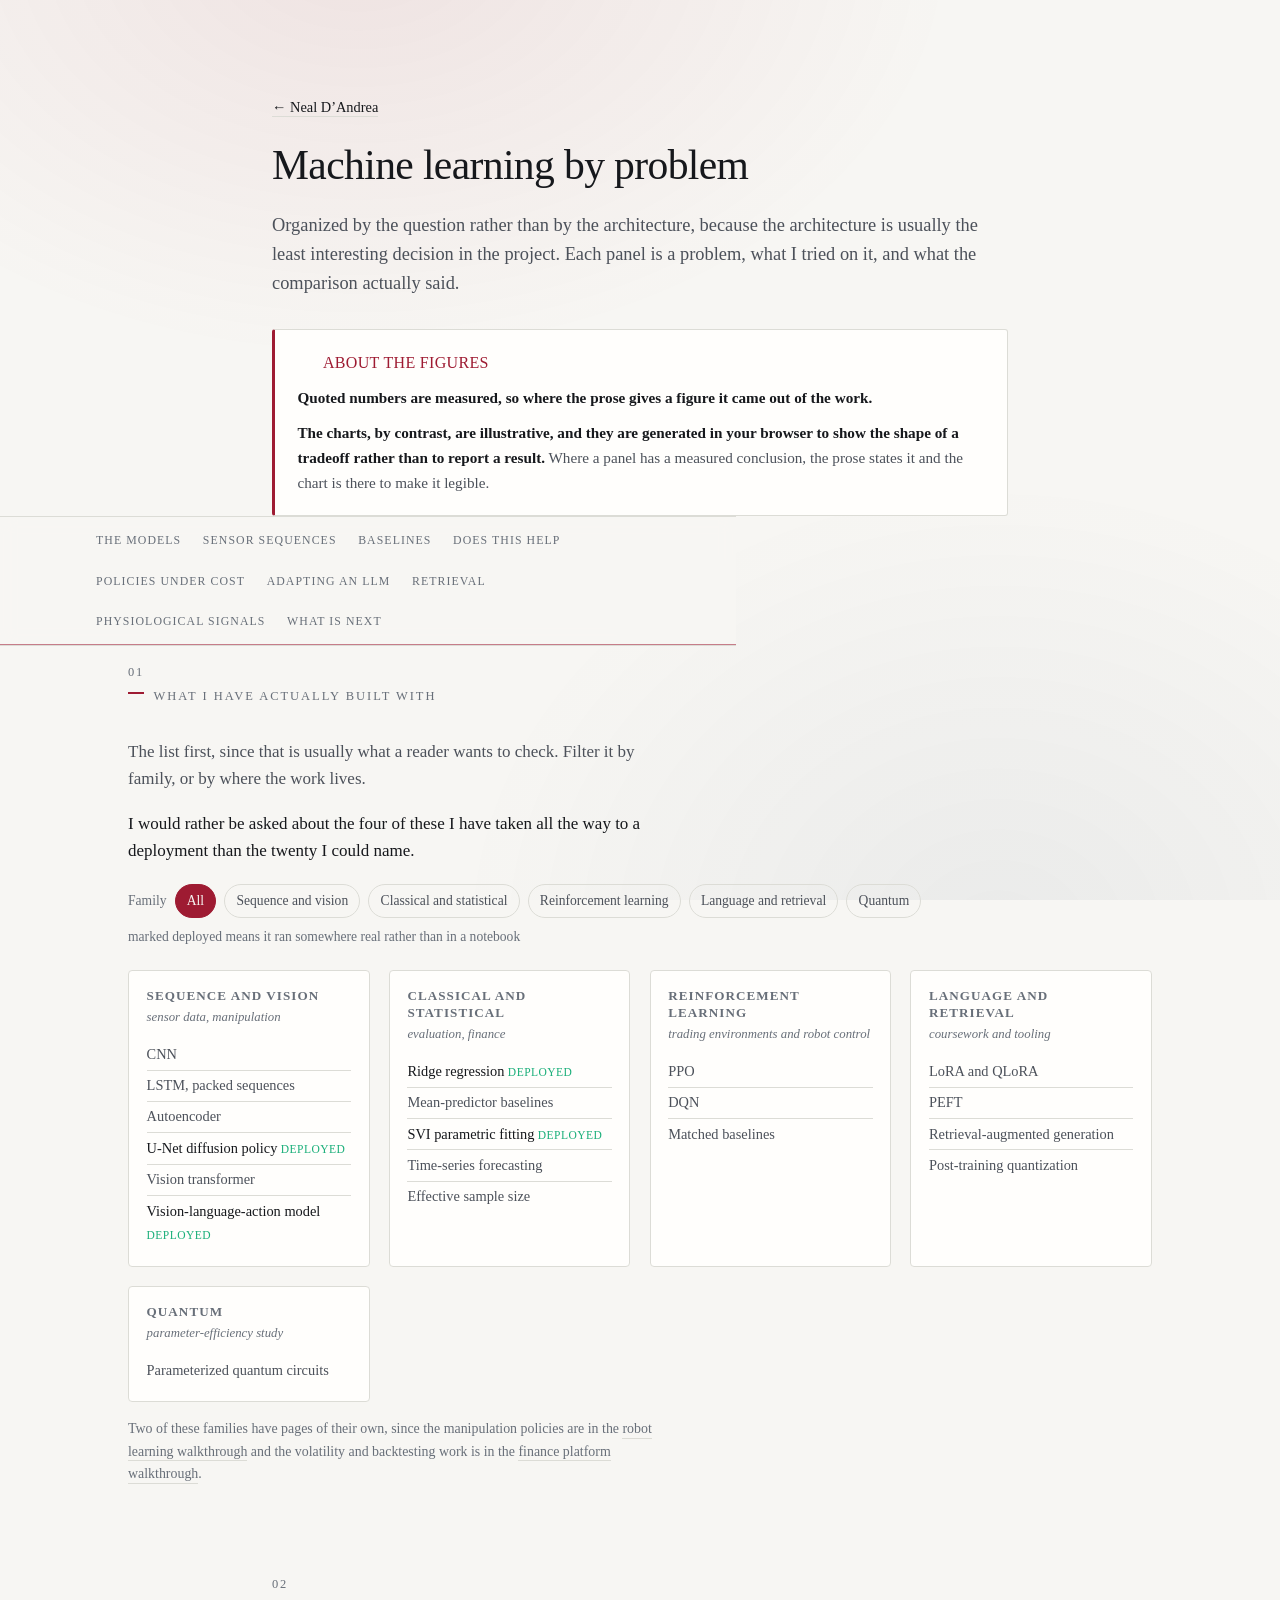
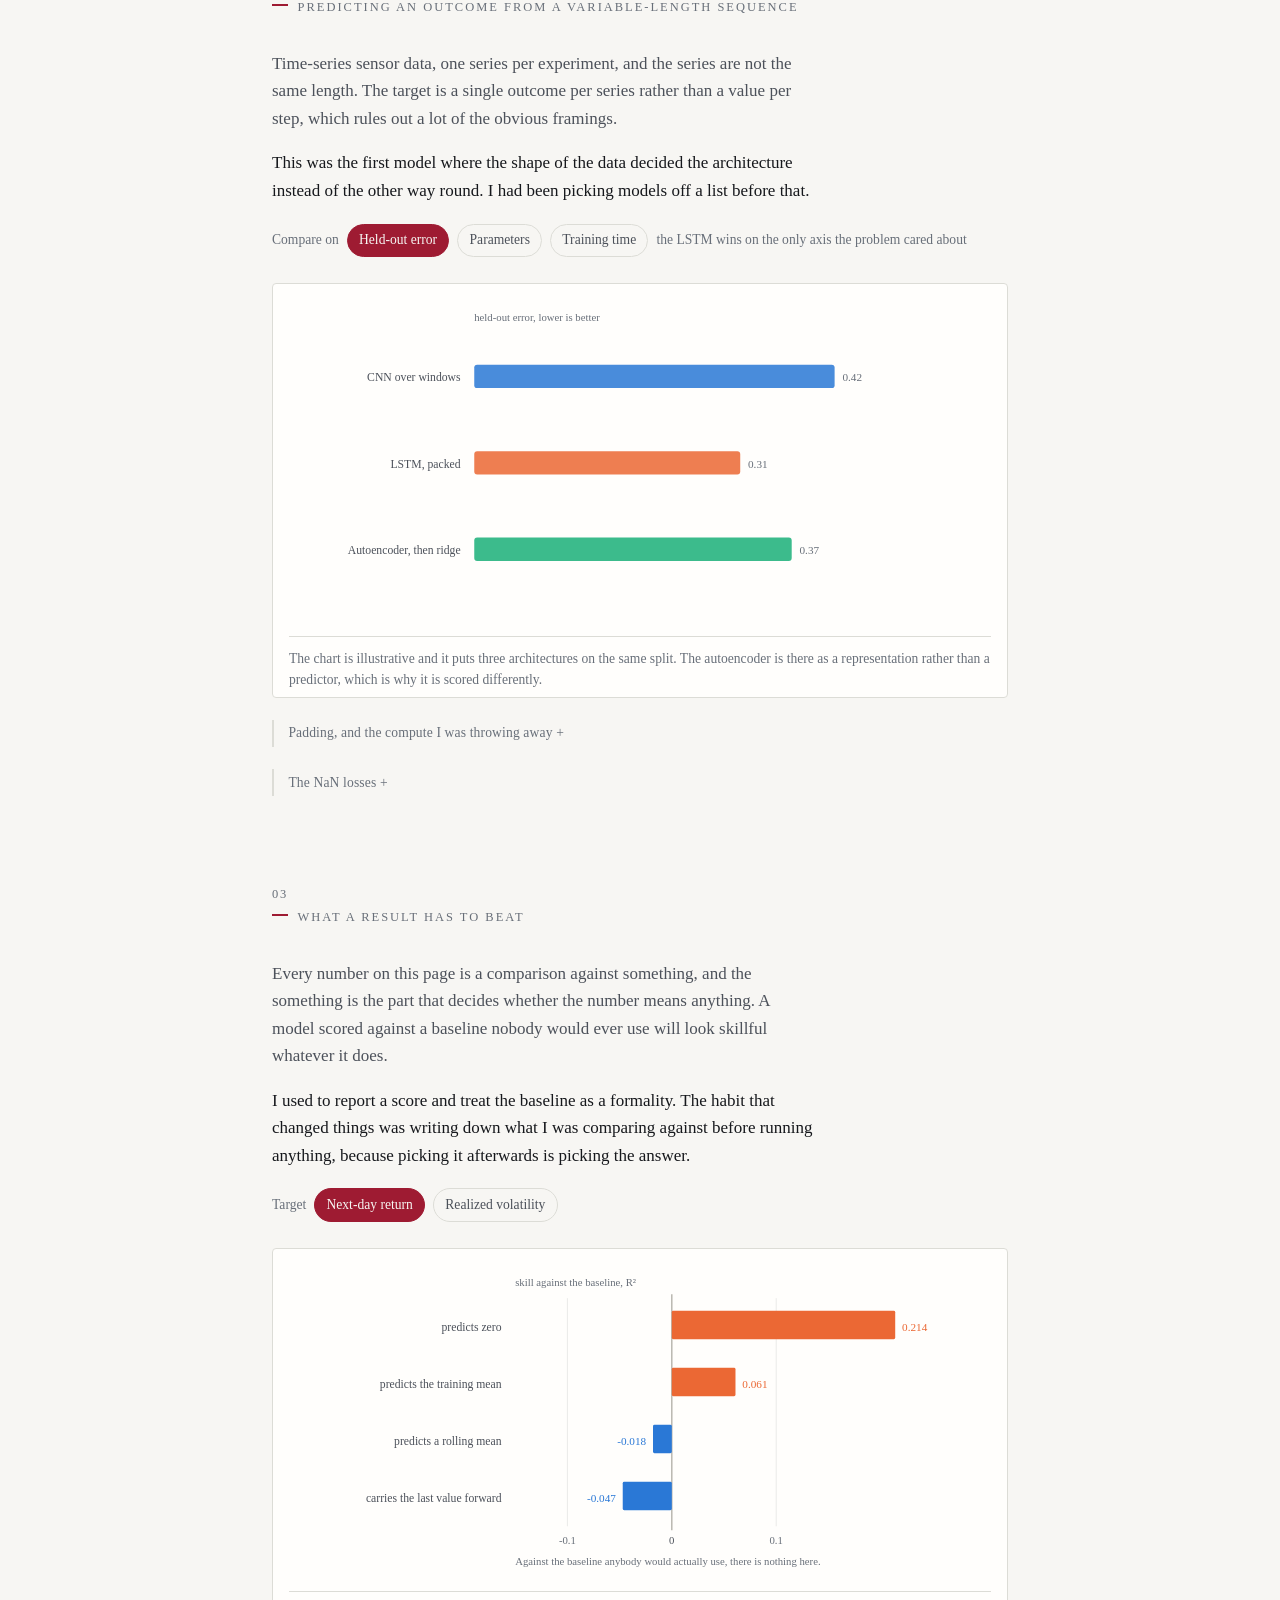
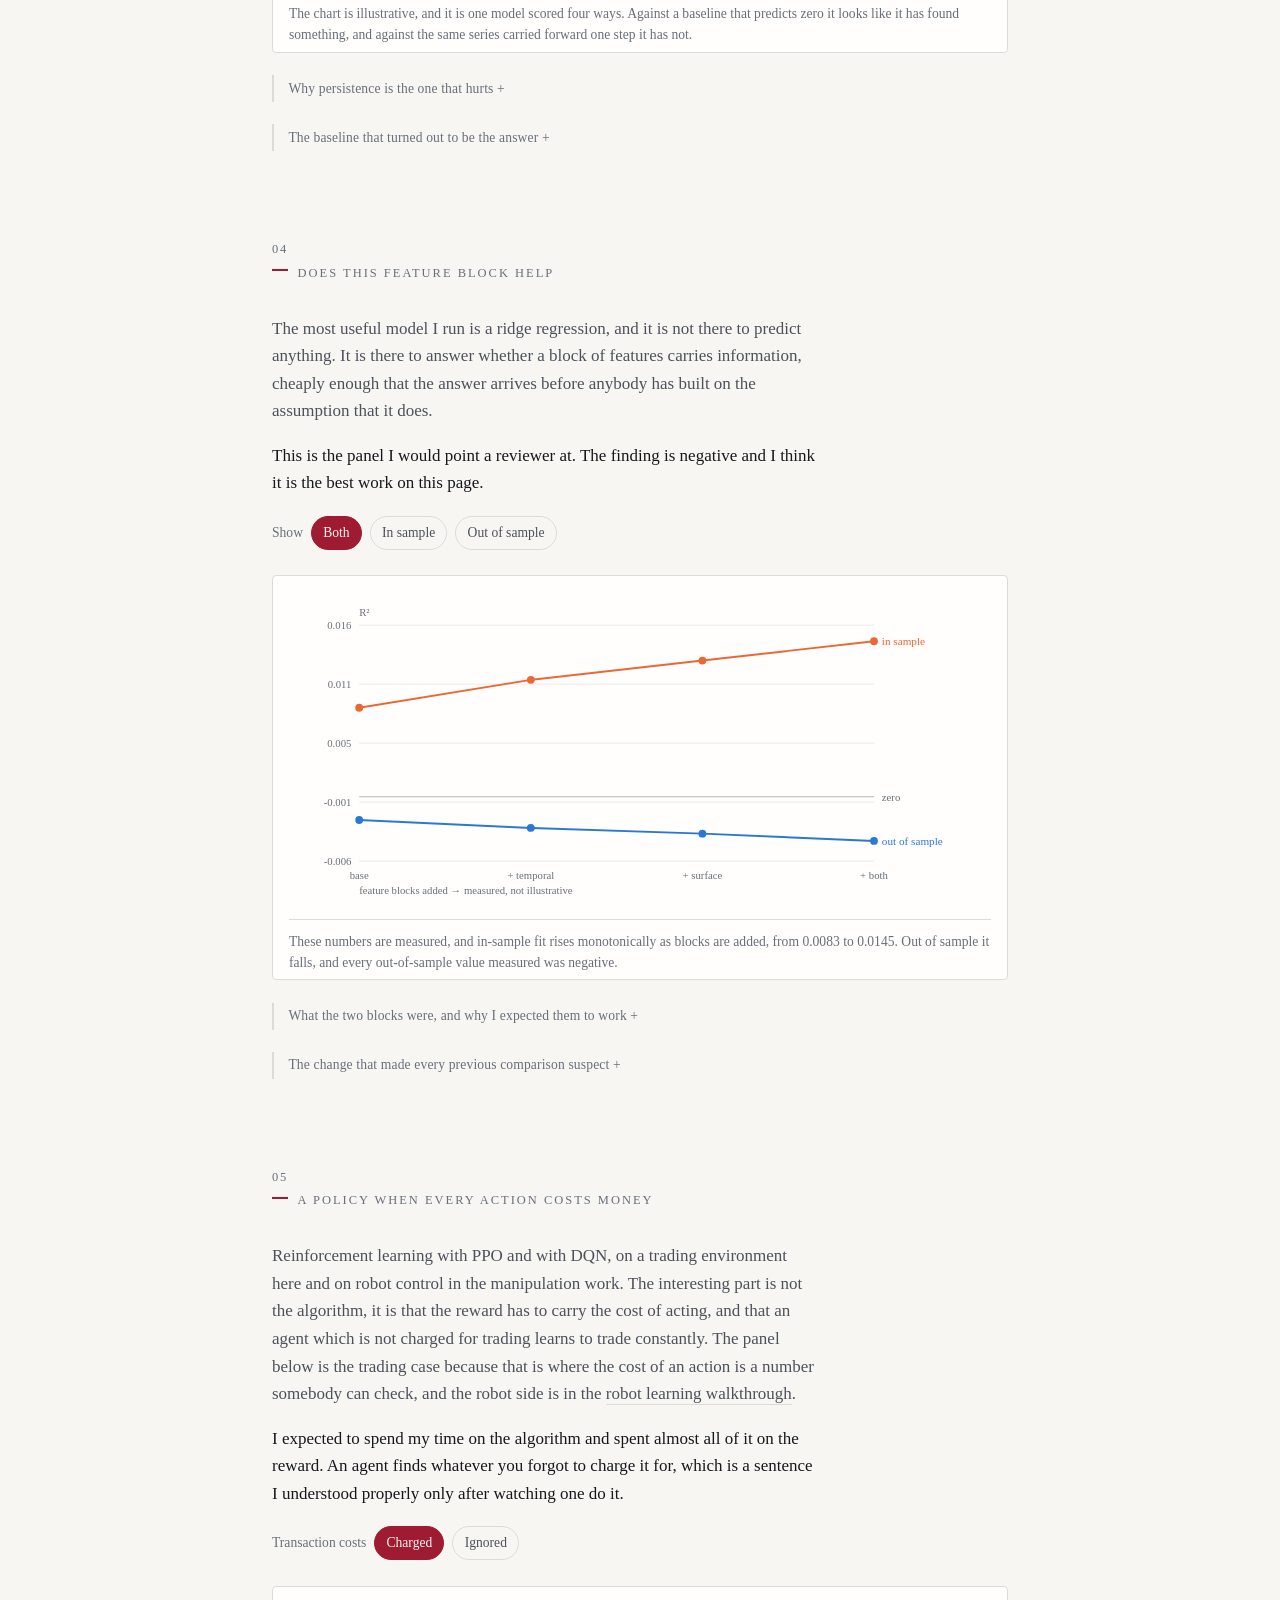
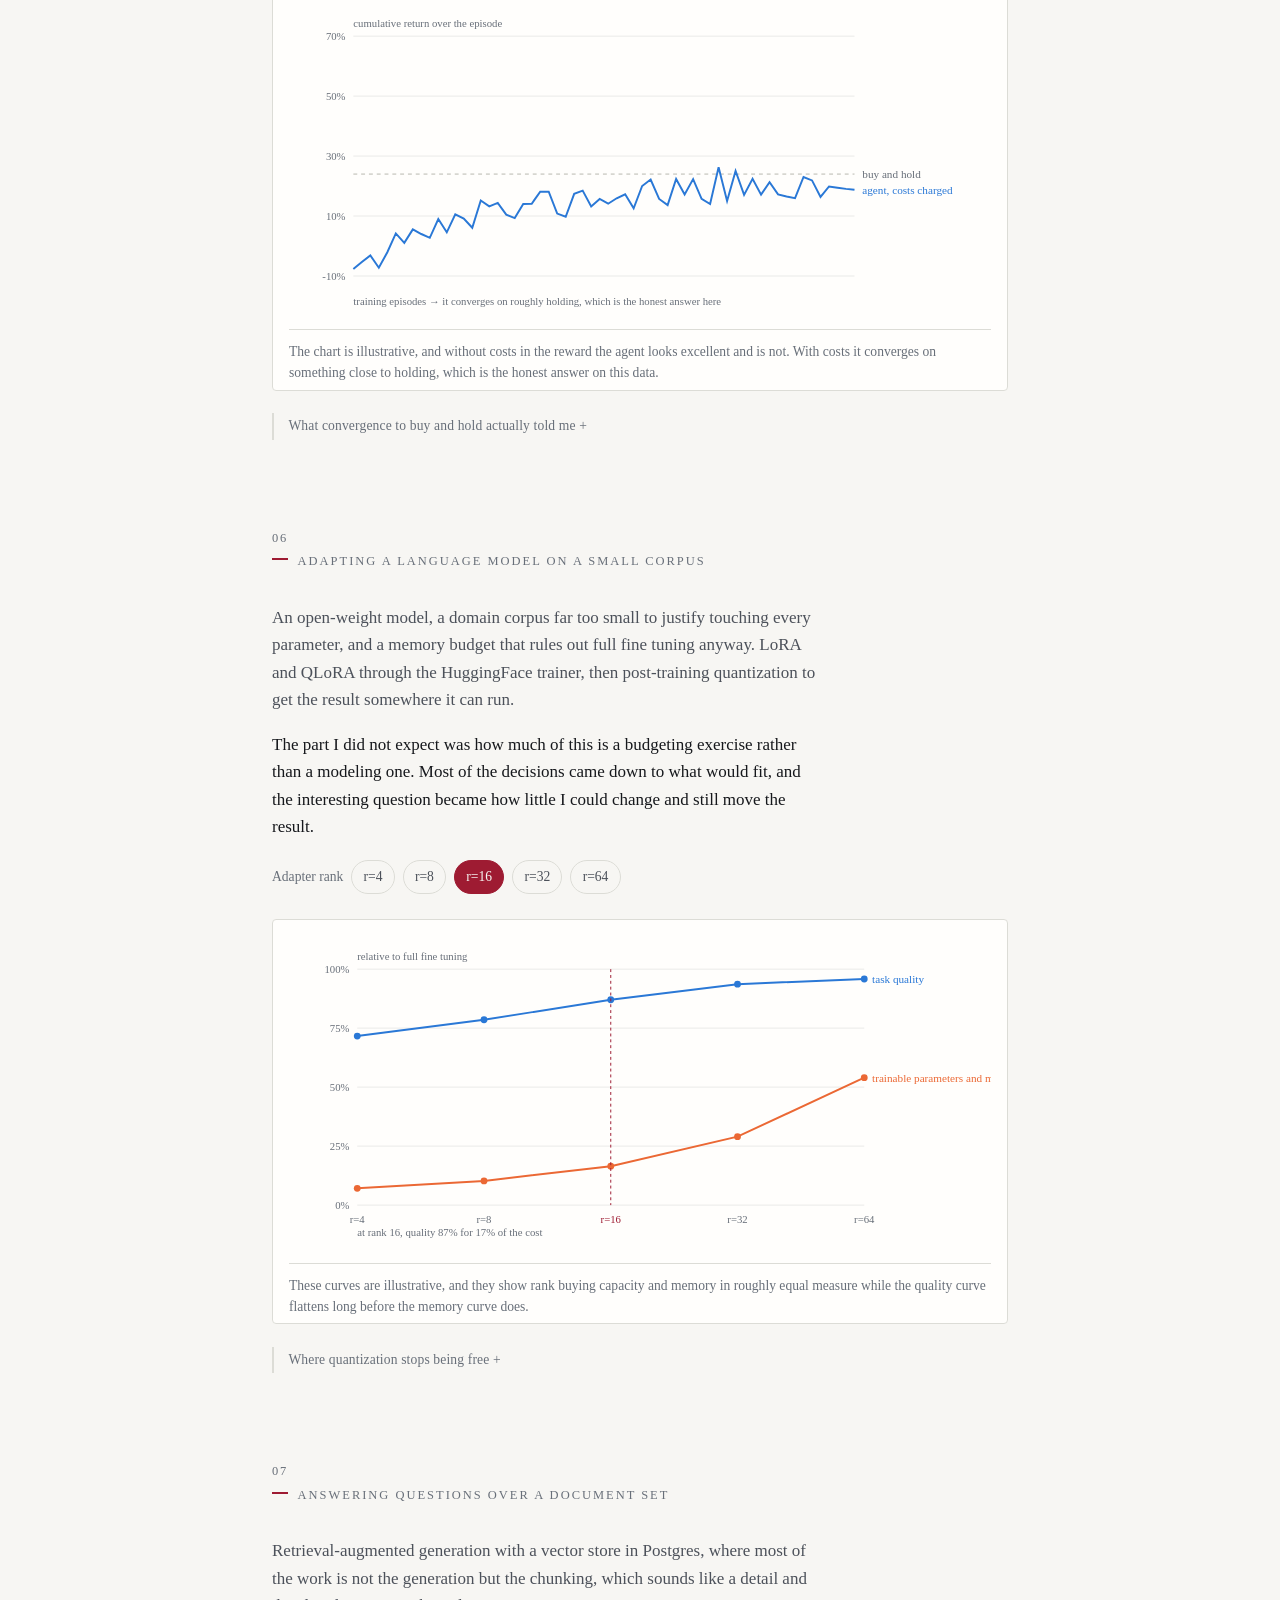
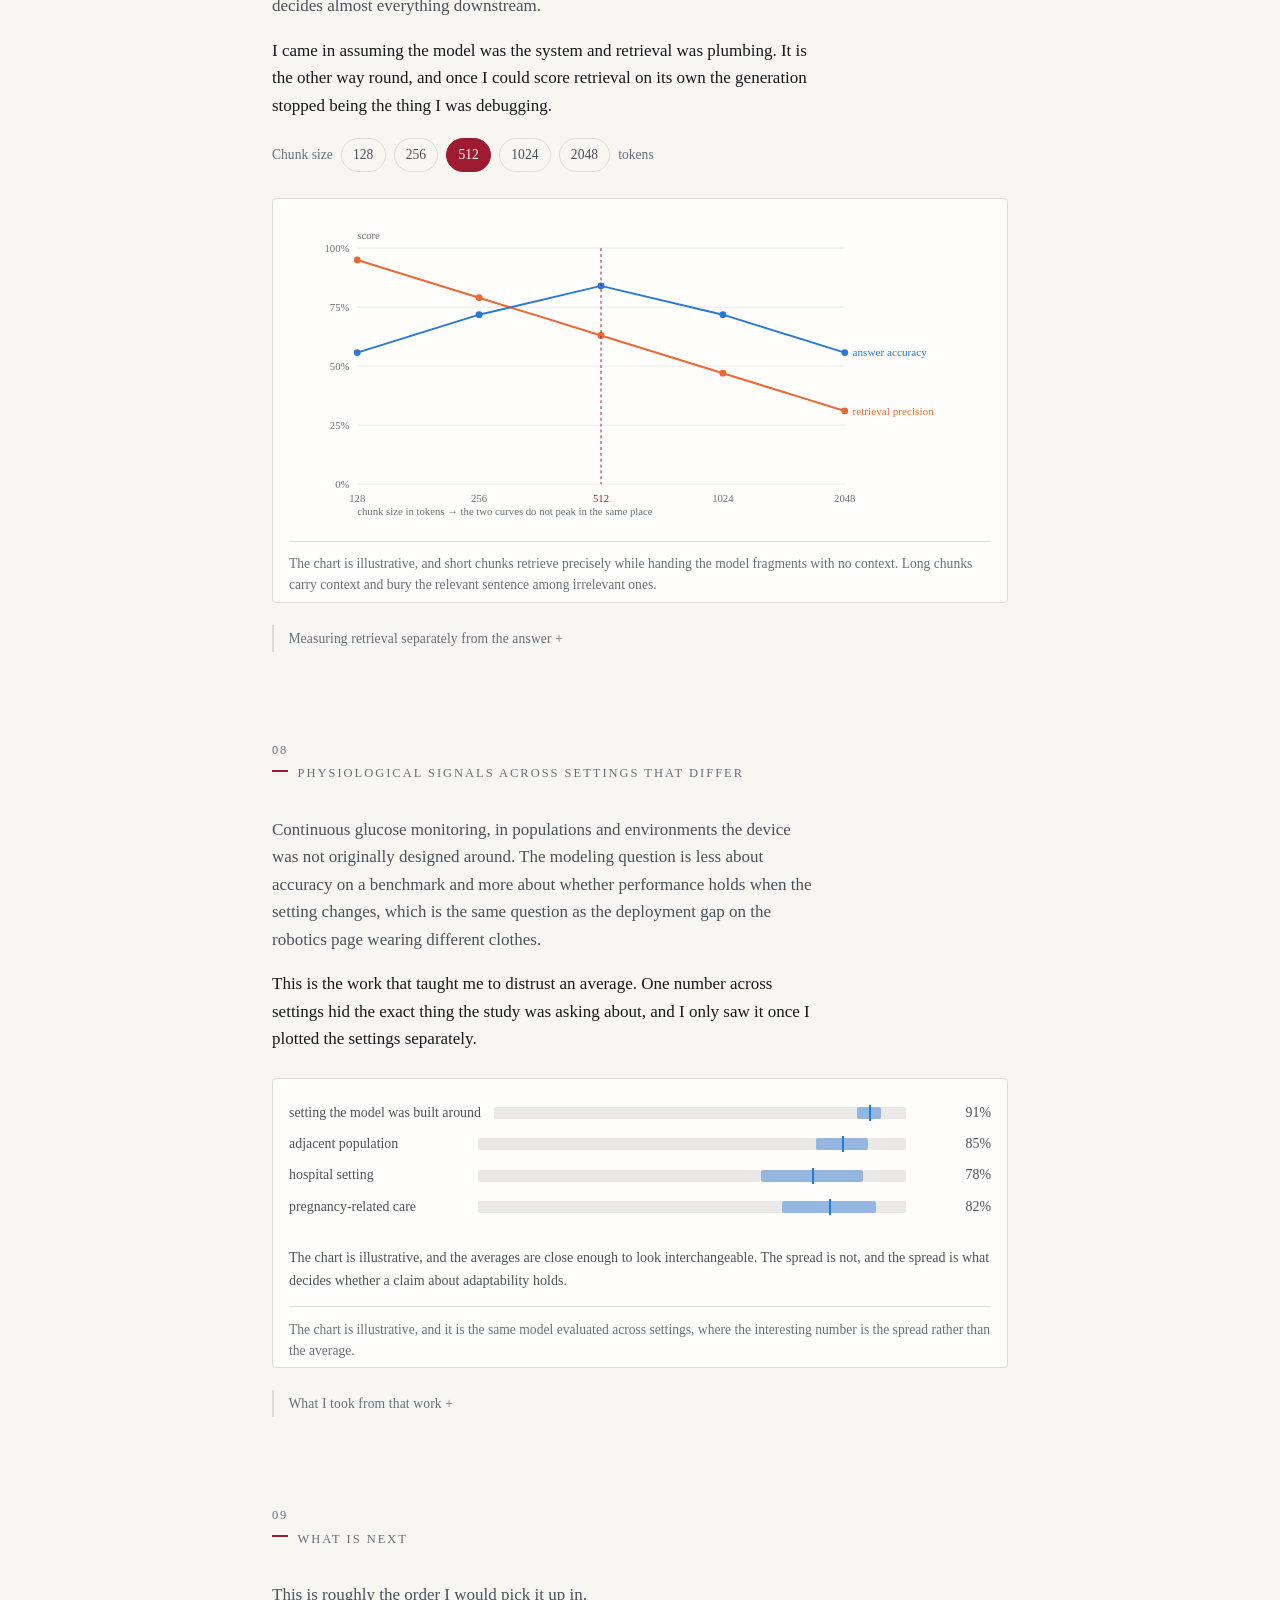
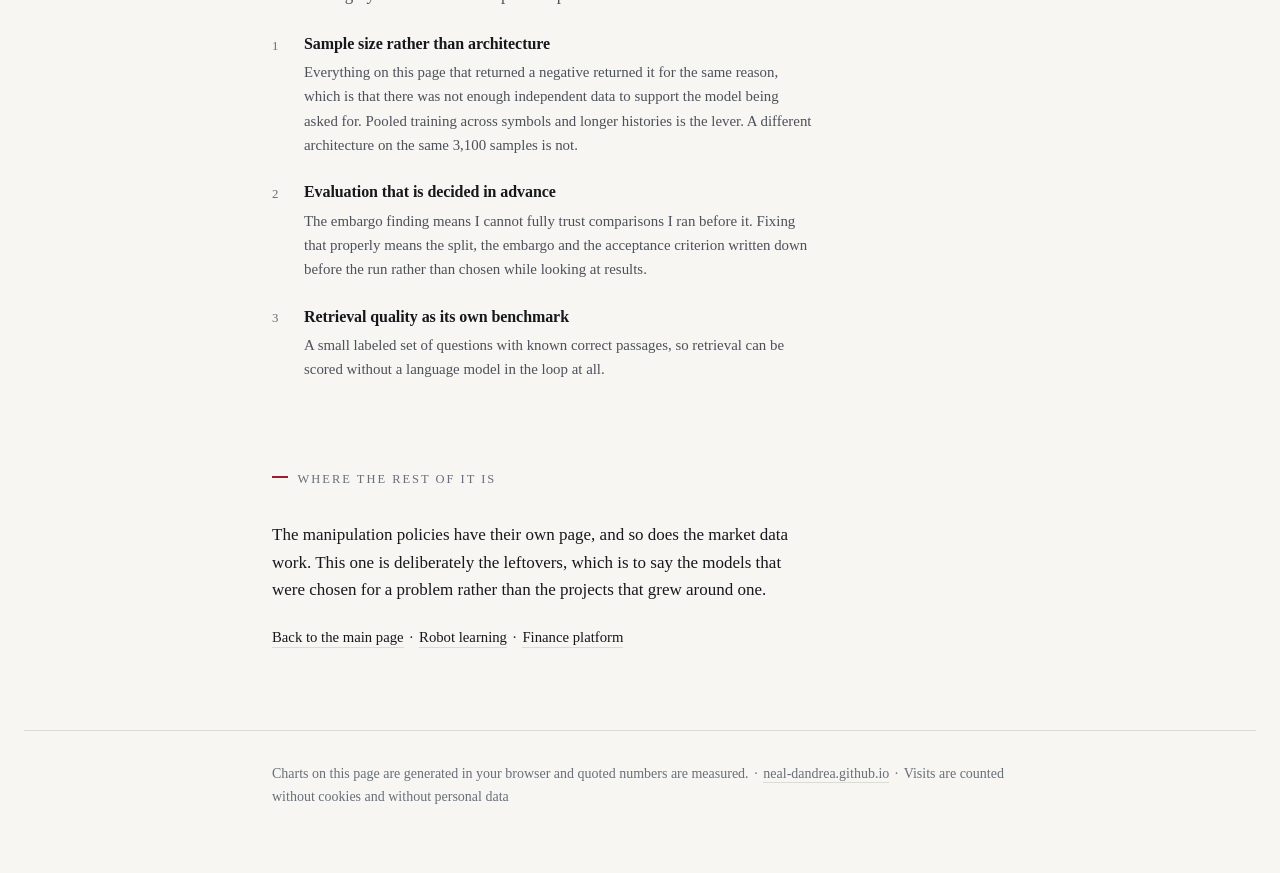
<file: models.html>
<!DOCTYPE html>
<html lang="en">
<head>
<meta charset="utf-8">
<meta name="viewport" content="width=device-width, initial-scale=1">
<title>Machine Learning — Neal D'Andrea</title>
<meta name="description" content="Machine learning work organized by problem rather than by architecture. Sequence models on sensor data, feature ablation, reinforcement learning under transaction costs, parameter-efficient fine tuning, and retrieval.">
<link rel="stylesheet" href="style.css?v=8d9448d0">
<link rel="stylesheet" href="viz.css?v=f9769405">
<link rel="stylesheet" href="models.css?v=44625716">
<link rel="icon" href="favicon.svg" type="image/svg+xml">
<link rel="canonical" href="https://neal-dandrea.github.io/models.html">

<meta property="og:type" content="article">
<meta property="og:url" content="https://neal-dandrea.github.io/models.html">
<meta property="og:title" content="Machine learning organized by problem">
<meta property="og:description" content="Sequence models on sensor data, feature ablation, reinforcement learning under costs, parameter-efficient fine tuning, and retrieval. What each model was for and what it cost.">
<meta property="og:image" content="https://neal-dandrea.github.io/og-card.jpg">
<meta name="twitter:card" content="summary_large_image">
</head>
<body class="platform">

<header class="masthead platform-head">
  <p class="backlink"><a href="./">&larr; Neal D&rsquo;Andrea</a></p>
  <h1>Machine learning by problem</h1>
  <p class="standfirst">
    Organized by the question rather than by the architecture, because the
    architecture is usually the least interesting decision in the project. Each
    panel is a problem, what I tried on it, and what the comparison actually
    said.
  </p>

  <aside class="disclaimer" role="note" aria-labelledby="disclaimer-title">
    <h2 id="disclaimer-title">About the figures</h2>
    <p>
      <strong>Quoted numbers are measured, so where the prose gives a figure it
      came out of the work.</strong>
    </p>
    <p>
      <strong>The charts, by contrast, are illustrative, and they are generated in
      your browser to show the shape of a tradeoff rather than to report a
      result.</strong> Where a
      panel has a measured conclusion, the prose states it and the chart is
      there to make it legible.
    </p>
  </aside>
</header>

<nav class="sections panel-nav" aria-label="Panels">
  <ul>
    <li><a href="#roster">The models</a></li>
    <li><a href="#sequences">Sensor sequences</a></li>
    <li><a href="#baselines">Baselines</a></li>
    <li><a href="#ablation">Does this help</a></li>
    <li><a href="#rl">Policies under cost</a></li>
    <li><a href="#peft">Adapting an LLM</a></li>
    <li><a href="#rag">Retrieval</a></li>
    <li><a href="#signals">Physiological signals</a></li>
    <li><a href="#next">What is next</a></li>
  </ul>
</nav>

<main class="viz-root">

<!-- 1 ------------------------------------------------------------------ -->
<section class="panel wide" id="roster">
  <p class="panel-num">01</p>
  <h2>What I have actually built with</h2>
  <p class="panel-lede">
    The list first, since that is usually what a reader wants to check. Filter
    it by family, or by where the work lives.
  </p>
  <p class="panel-lede me">
    I would rather be asked about the four of these I have taken all the way to
    a deployment than the twenty I could name.
  </p>

  <div class="controls" id="roster-controls"></div>
  <div id="roster-grid" class="roster"></div>

  <p class="panel-foot">
    Two of these families have pages of their own, since the manipulation
    policies are in the <a href="robotics.html">robot learning walkthrough</a>
    and the volatility and backtesting work is in the
    <a href="platform.html">finance platform walkthrough</a>.
  </p>
</section>

<!-- 2 ------------------------------------------------------------------ -->
<section class="panel" id="sequences">
  <p class="panel-num">02</p>
  <h2>Predicting an outcome from a variable-length sequence</h2>
  <p class="panel-lede">
    Time-series sensor data, one series per experiment, and the series are not
    the same length. The target is a single outcome per series rather than a
    value per step, which rules out a lot of the obvious framings.
  </p>
  <p class="panel-lede me">
    This was the first model where the shape of the data decided the
    architecture instead of the other way round. I had been picking models off
    a list before that.
  </p>

  <div class="controls" id="arch-controls"></div>
  <figure class="viz">
    <svg id="arch-svg" viewBox="0 0 720 330" role="img"
         aria-label="Held-out error, parameter count and training time for three architectures"></svg>
    <figcaption>
      The chart is illustrative and it puts three architectures on the same
      split. The autoencoder is
      there as a representation rather than a predictor, which is why it is
      scored differently.
    </figcaption>
  </figure>

  <details class="tried">
    <summary>Padding, and the compute I was throwing away</summary>
    <p>
      The obvious way to batch variable-length series is to pad them all to the
      longest one. That works and it is wasteful, because most of the batch is
      then padding and the recurrent layer walks through all of it.
    </p>
    <p>
      Packing the sequences fixed that, and the saving is not small when the
      length distribution is skewed. It costs nothing in accuracy because the
      padding was never information in the first place.
    </p>
  </details>

  <details class="tried">
    <summary>The NaN losses</summary>
    <p>
      Training would run for a while and then the loss would become NaN, which
      is the least informative failure in the business. It was not one cause
      but two, a learning rate that was fine at the start and not after the
      scheduler moved, combined with an architecture that let activations grow
      without anything holding them.
    </p>
    <p>
      What fixed it was dropout, a plateau scheduler on the learning rate, and
      systematic tuning across Adam and SGD rather than switching optimizer and
      hoping. I also started exporting to ONNX and reading the graph in Netron,
      because a computational graph you can look at answers questions that a
      training curve cannot.
    </p>
  </details>
</section>

<!-- 3 ------------------------------------------------------------------ -->
<section class="panel" id="baselines">
  <p class="panel-num">03</p>
  <h2>What a result has to beat</h2>
  <p class="panel-lede">
    Every number on this page is a comparison against something, and the
    something is the part that decides whether the number means anything. A
    model scored against a baseline nobody would ever use will look skillful
    whatever it does.
  </p>
  <p class="panel-lede me">
    I used to report a score and treat the baseline as a formality. The habit
    that changed things was writing down what I was comparing against before
    running anything, because picking it afterwards is picking the answer.
  </p>

  <div class="controls" id="base-controls"></div>
  <figure class="viz">
    <svg id="base-svg" viewBox="0 0 720 320" role="img"
         aria-label="The same model scored against four different baselines, where the sign of the score depends on which baseline is used"></svg>
    <figcaption>
      The chart is illustrative, and it is one model scored four ways. Against a
      baseline that predicts zero it looks like it has found something, and
      against the same series carried forward one step it has not.
    </figcaption>
  </figure>

  <details class="tried">
    <summary>Why persistence is the one that hurts</summary>
    <p>
      Predicting zero and predicting the training mean are easy to beat on
      anything with structure in it, so beating them says almost nothing.
      Carrying the last value forward is harder, because it already contains
      whatever the series does slowly, and a model only beats it by finding
      something that is genuinely new in each step rather than by rediscovering
      the level.
    </p>
    <p>
      On returns almost nothing beats it, which is the correct answer rather
      than a failure. On realized volatility a model can beat it, and that gap
      is where the forecasting work is worth doing.
    </p>
  </details>

  <details class="tried">
    <summary>The baseline that turned out to be the answer</summary>
    <p>
      The trading agent two panels down converges on something close to holding
      once it is charged for acting, which took me a while to read correctly.
      Buy and hold was not the thing the agent failed to beat, it was the best
      available policy at that cost level, and the run had found it.
    </p>
  </details>
</section>

<!-- 4 ------------------------------------------------------------------ -->
<section class="panel" id="ablation">
  <p class="panel-num">04</p>
  <h2>Does this feature block help</h2>
  <p class="panel-lede">
    The most useful model I run is a ridge regression, and it is not there to
    predict anything. It is there to answer whether a block of features carries
    information, cheaply enough that the answer arrives before anybody has built
    on the assumption that it does.
  </p>
  <p class="panel-lede me">
    This is the panel I would point a reviewer at. The finding is negative and I
    think it is the best work on this page.
  </p>

  <div class="controls" id="abl-controls"></div>
  <figure class="viz">
    <svg id="abl-svg" viewBox="0 0 720 320" role="img"
         aria-label="In-sample and out-of-sample fit as feature blocks are added"></svg>
    <figcaption>
      These numbers are measured, and in-sample fit rises monotonically as
      blocks are added, from 0.0083 to 0.0145. Out of sample it falls, and every out-of-sample value
      measured was negative.
    </figcaption>
  </figure>

  <details class="tried">
    <summary>What the two blocks were, and why I expected them to work</summary>
    <p>
      One described the time of day and the position in the week as cyclical
      features. The other described the shape of a volatility surface, which was
      the only input in the set that said what the market expected rather than
      what it had already done. I built the second one specifically because the
      first failed, and I was confident about it in a way I am now suspicious of.
    </p>
    <p>
      Both of them dropped out of sample, and the honest reading is that roughly 3,100 daily
      samples against 13 existing features does not have room for more columns,
      and that adding them enlarges the surface to overfit against a signal
      nobody had yet shown exists.
    </p>
  </details>

  <details class="tried">
    <summary>The change that made every previous comparison suspect</summary>
    <p>
      Adding an embargo between the training and testing windows, so a feature
      with a fifty-bar lookback cannot see across the boundary. It made
      out-of-sample results worse on every symbol, and on one name it fell by
      more than the gap between any two of the feature sets I had been
      comparing, which means those comparisons had been reading differences
      smaller than the bias they shared.
    </p>
  </details>
</section>

<!-- 4 ------------------------------------------------------------------ -->
<section class="panel" id="rl">
  <p class="panel-num">05</p>
  <h2>A policy when every action costs money</h2>
  <p class="panel-lede">
    Reinforcement learning with PPO and with DQN, on a trading environment
    here and on robot control in the manipulation work. The interesting part is
    not the algorithm, it is that the reward has to carry the cost of acting,
    and that an agent which is not charged for trading learns to trade
    constantly. The panel below is the trading case because that is where the
    cost of an action is a number somebody can check, and the robot side is in
    the <a href="robotics.html">robot learning walkthrough</a>.
  </p>
  <p class="panel-lede me">
    I expected to spend my time on the algorithm and spent almost all of it on
    the reward. An agent finds whatever you forgot to charge it for, which is a
    sentence I understood properly only after watching one do it.
  </p>

  <div class="controls" id="rl-controls"></div>
  <figure class="viz">
    <svg id="rl-svg" viewBox="0 0 720 320" role="img"
         aria-label="Agent return against training episodes, with and without transaction costs in the reward"></svg>
    <figcaption>
      The chart is illustrative, and without costs in the reward the agent looks excellent and is
      not. With costs it converges on something close to holding, which is the
      honest answer on this data.
    </figcaption>
  </figure>

  <details class="tried">
    <summary>What convergence to buy and hold actually told me</summary>
    <p>
      My first reading was that the agent had failed, and the better reading is that
      the environment did not contain an exploitable edge at the cost level it
      was charged, and the agent found the best available policy, which was to
      sit still.
    </p>
    <p>
      That is a result about the data rather than about the algorithm, and it is
      the same conclusion the ablation reached from the other direction. Two
      methods agreeing on a negative is worth more than either one alone.
    </p>
  </details>
</section>

<!-- 5 ------------------------------------------------------------------ -->
<section class="panel" id="peft">
  <p class="panel-num">06</p>
  <h2>Adapting a language model on a small corpus</h2>
  <p class="panel-lede">
    An open-weight model, a domain corpus far too small to justify touching
    every parameter, and a memory budget that rules out full fine tuning
    anyway. LoRA and QLoRA through the HuggingFace trainer, then post-training
    quantization to get the result somewhere it can run.
  </p>
  <p class="panel-lede me">
    The part I did not expect was how much of this is a budgeting exercise
    rather than a modeling one. Most of the decisions came down to what would
    fit, and the interesting question became how little I could change and
    still move the result.
  </p>

  <div class="controls" id="peft-controls"></div>
  <figure class="viz">
    <svg id="peft-svg" viewBox="0 0 720 320" role="img"
         aria-label="Trainable parameters, memory and output quality across adapter ranks and quantization levels"></svg>
    <figcaption>
      These curves are illustrative, and they show rank buying capacity and
      memory in roughly equal measure while the quality curve flattens long
      before the memory curve does.
    </figcaption>
  </figure>

  <details class="tried">
    <summary>Where quantization stops being free</summary>
    <p>
      Compression is nearly free until it is suddenly not, and the point where
      it stops being free depends on the task rather than on the model. Judging
      it by perplexity alone missed it, because the number moved smoothly across
      exactly the range where the outputs on my actual task started degrading.
    </p>
  </details>
</section>

<!-- 6 ------------------------------------------------------------------ -->
<section class="panel" id="rag">
  <p class="panel-num">07</p>
  <h2>Answering questions over a document set</h2>
  <p class="panel-lede">
    Retrieval-augmented generation with a vector store in Postgres, where most
    of the work is not the generation but the chunking, which sounds like a
    detail and decides almost everything downstream.
  </p>
  <p class="panel-lede me">
    I came in assuming the model was the system and retrieval was plumbing. It
    is the other way round, and once I could score retrieval on its own the
    generation stopped being the thing I was debugging.
  </p>

  <div class="controls" id="rag-controls"></div>
  <figure class="viz">
    <svg id="rag-svg" viewBox="0 0 720 320" role="img"
         aria-label="Retrieval quality and answer accuracy against chunk size"></svg>
    <figcaption>
      The chart is illustrative, and short chunks retrieve precisely while
      handing the model fragments with no context. Long chunks carry context and bury the relevant sentence
      among irrelevant ones.
    </figcaption>
  </figure>

  <details class="tried">
    <summary>Measuring retrieval separately from the answer</summary>
    <p>
      For a while I evaluated the whole pipeline end to end and could not tell
      whether a bad answer meant bad retrieval or a model that had been given
      the right passage and used it badly. Separating them was the change that
      made the rest of the tuning possible, because they move in opposite
      directions as the chunk grows.
    </p>
  </details>
</section>

<!-- 7 ------------------------------------------------------------------ -->
<section class="panel" id="signals">
  <p class="panel-num">08</p>
  <h2>Physiological signals across settings that differ</h2>
  <p class="panel-lede">
    Continuous glucose monitoring, in populations and environments the device
    was not originally designed around. The modeling question is less about
    accuracy on a benchmark and more about whether performance holds when the
    setting changes, which is the same question as the deployment gap on the
    robotics page wearing different clothes.
  </p>
  <p class="panel-lede me">
    This is the work that taught me to distrust an average. One number across
    settings hid the exact thing the study was asking about, and I only saw it
    once I plotted the settings separately.
  </p>

  <figure class="viz">
    <div id="signals-fig"></div>
    <figcaption>
      The chart is illustrative, and it is the same model evaluated across
      settings, where the interesting number is the spread rather than the
      average.
    </figcaption>
  </figure>

  <details class="tried">
    <summary>What I took from that work</summary>
    <p>
      That validation tooling is a deliverable rather than scaffolding,
      because being able to re-run the same evaluation across several
      physiological streams and several settings, and get a comparable answer
      each time, is what makes a claim about adaptability checkable instead of
      anecdotal.
    </p>
  </details>
</section>

<!-- 8 ------------------------------------------------------------------ -->
<section class="panel" id="next">
  <p class="panel-num">09</p>
  <h2>What is next</h2>
  <p class="panel-lede">
    This is roughly the order I would pick it up in.
  </p>

  <ol class="next-list">
    <li>
      <h3>Sample size rather than architecture</h3>
      <p>
        Everything on this page that returned a negative returned it for the
        same reason, which is that there was not enough independent data to
        support the model being asked for. Pooled training across symbols and
        longer histories is the lever. A different architecture on the same
        3,100 samples is not.
      </p>
    </li>
    <li>
      <h3>Evaluation that is decided in advance</h3>
      <p>
        The embargo finding means I cannot fully trust comparisons I ran before
        it. Fixing that properly means the split, the embargo and the acceptance
        criterion written down before the run rather than chosen while looking
        at results.
      </p>
    </li>
    <li>
      <h3>Retrieval quality as its own benchmark</h3>
      <p>
        A small labeled set of questions with known correct passages, so
        retrieval can be scored without a language model in the loop at all.
      </p>
    </li>
  </ol>
</section>

<section class="panel closing">
  <h2>Where the rest of it is</h2>
  <p>
    The manipulation policies have their own page, and so does the market data
    work. This one is deliberately the leftovers, which is to say the models
    that were chosen for a problem rather than the projects that grew around
    one.
  </p>
  <p class="closing-links">
    <a href="./">Back to the main page</a>
    <span class="sep">&middot;</span>
    <a href="robotics.html">Robot learning</a>
    <span class="sep">&middot;</span>
    <a href="platform.html">Finance platform</a>
  </p>
</section>

</main>

<footer>
  <p>
    Charts on this page are generated in your browser and quoted numbers are measured.
    <span class="sep">&middot;</span>
    <a href="./">neal-dandrea.github.io</a>
    <span class="sep">&middot;</span>
    Visits are counted without cookies and without personal data
  </p>
</footer>

<script src="models.js?v=021238ed"></script>

<!-- Visit counting. GoatCounter sets no cookies, stores no IP address, and
     keeps no per-visitor identity, so there is nothing here that follows
     anyone between pages or between sites. It is loaded async and from a
     separate origin, so a slow or missing response cannot hold up or break
     the page. The dashboard is private.

     This is the only third-party request the site makes. Everything else,
     including the fonts, is served from this origin. -->
<script data-goatcounter="https://nealdandrea.goatcounter.com/count"
        async src="//gc.zgo.at/count.js"></script>
</body>
</html>
</file>
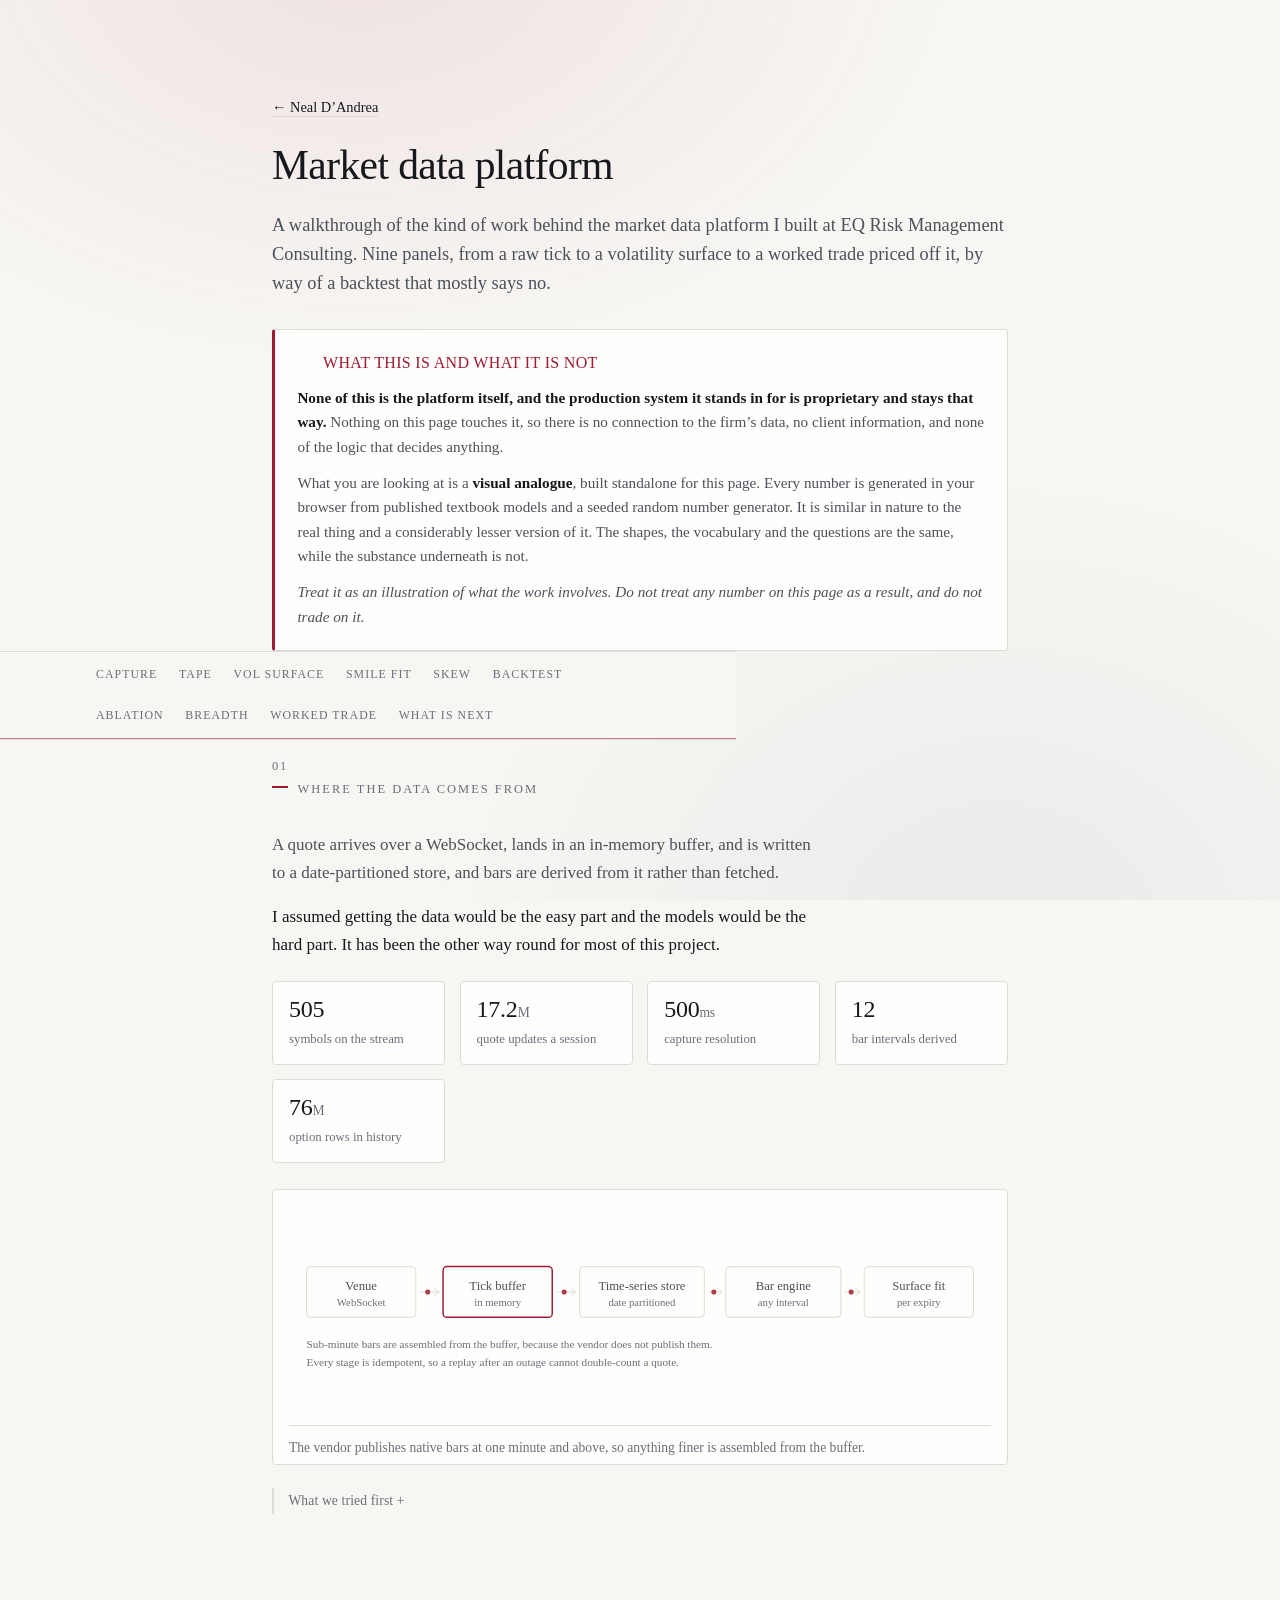
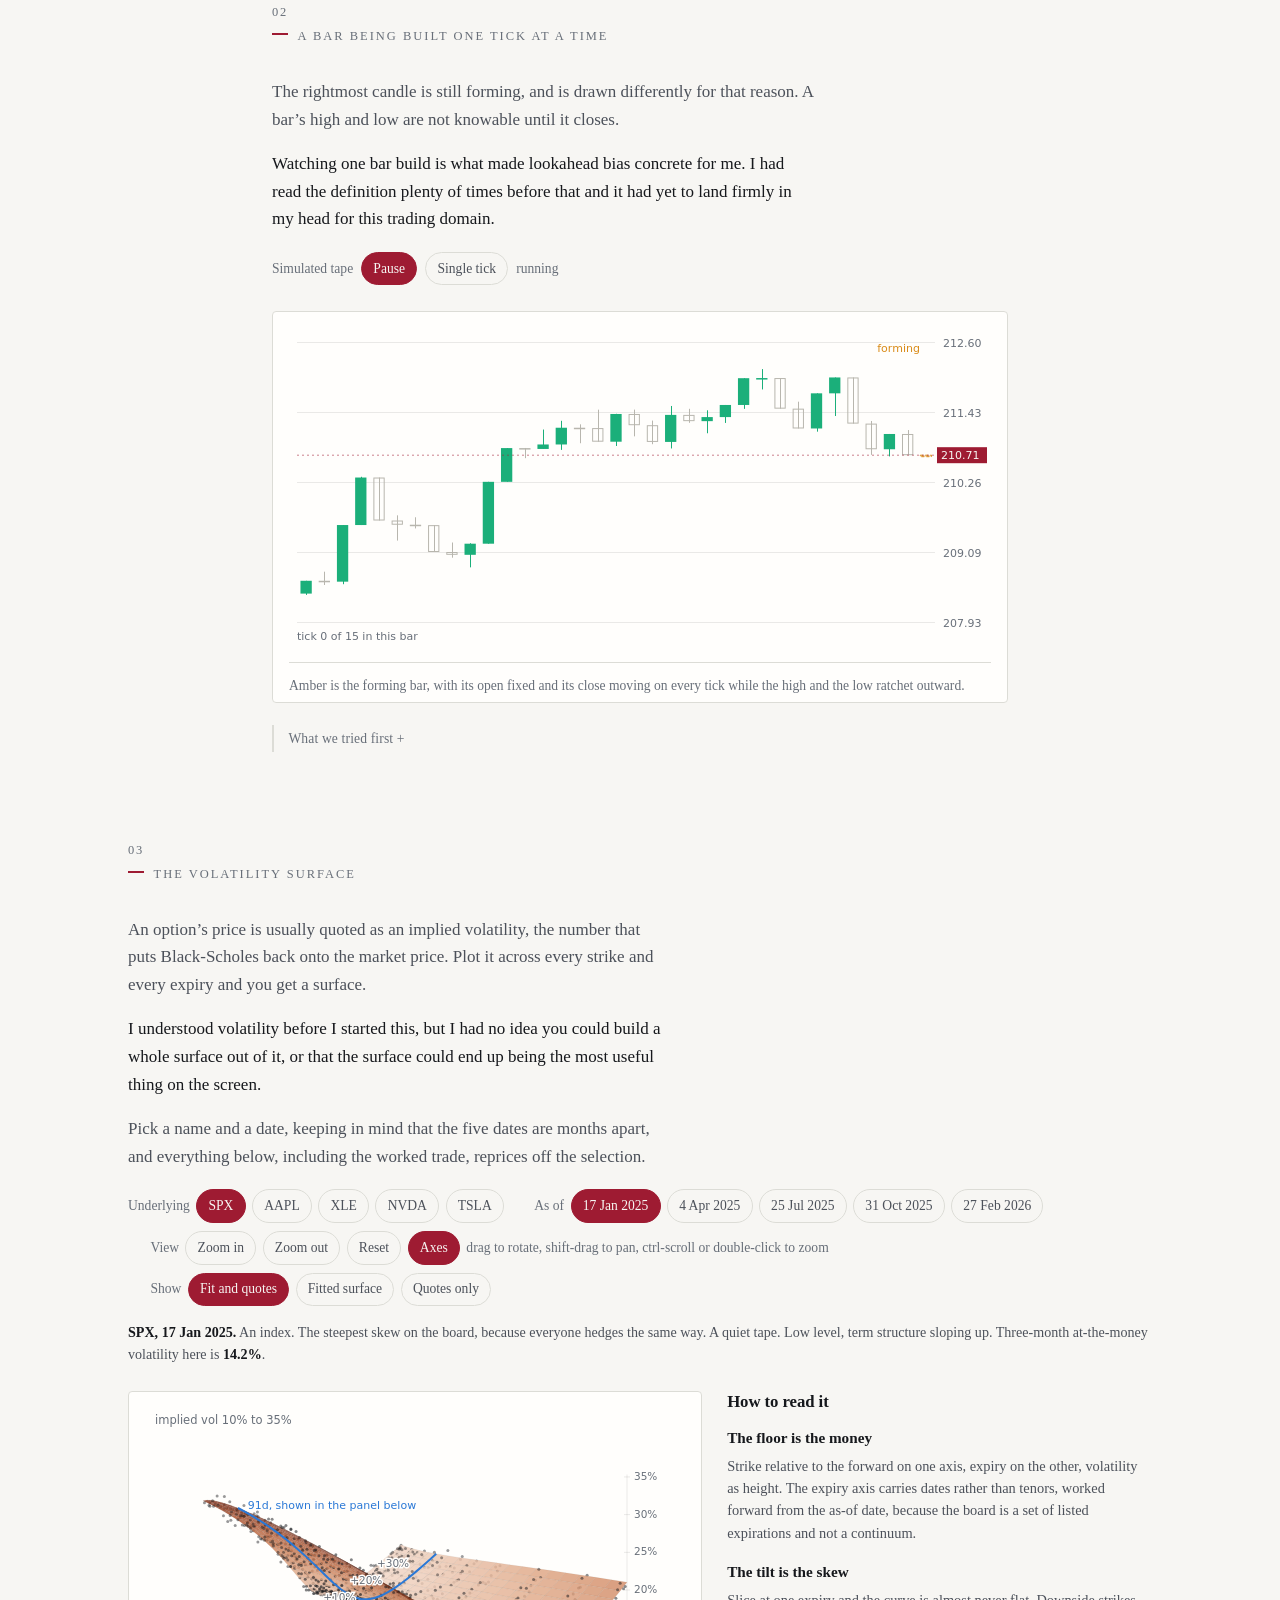
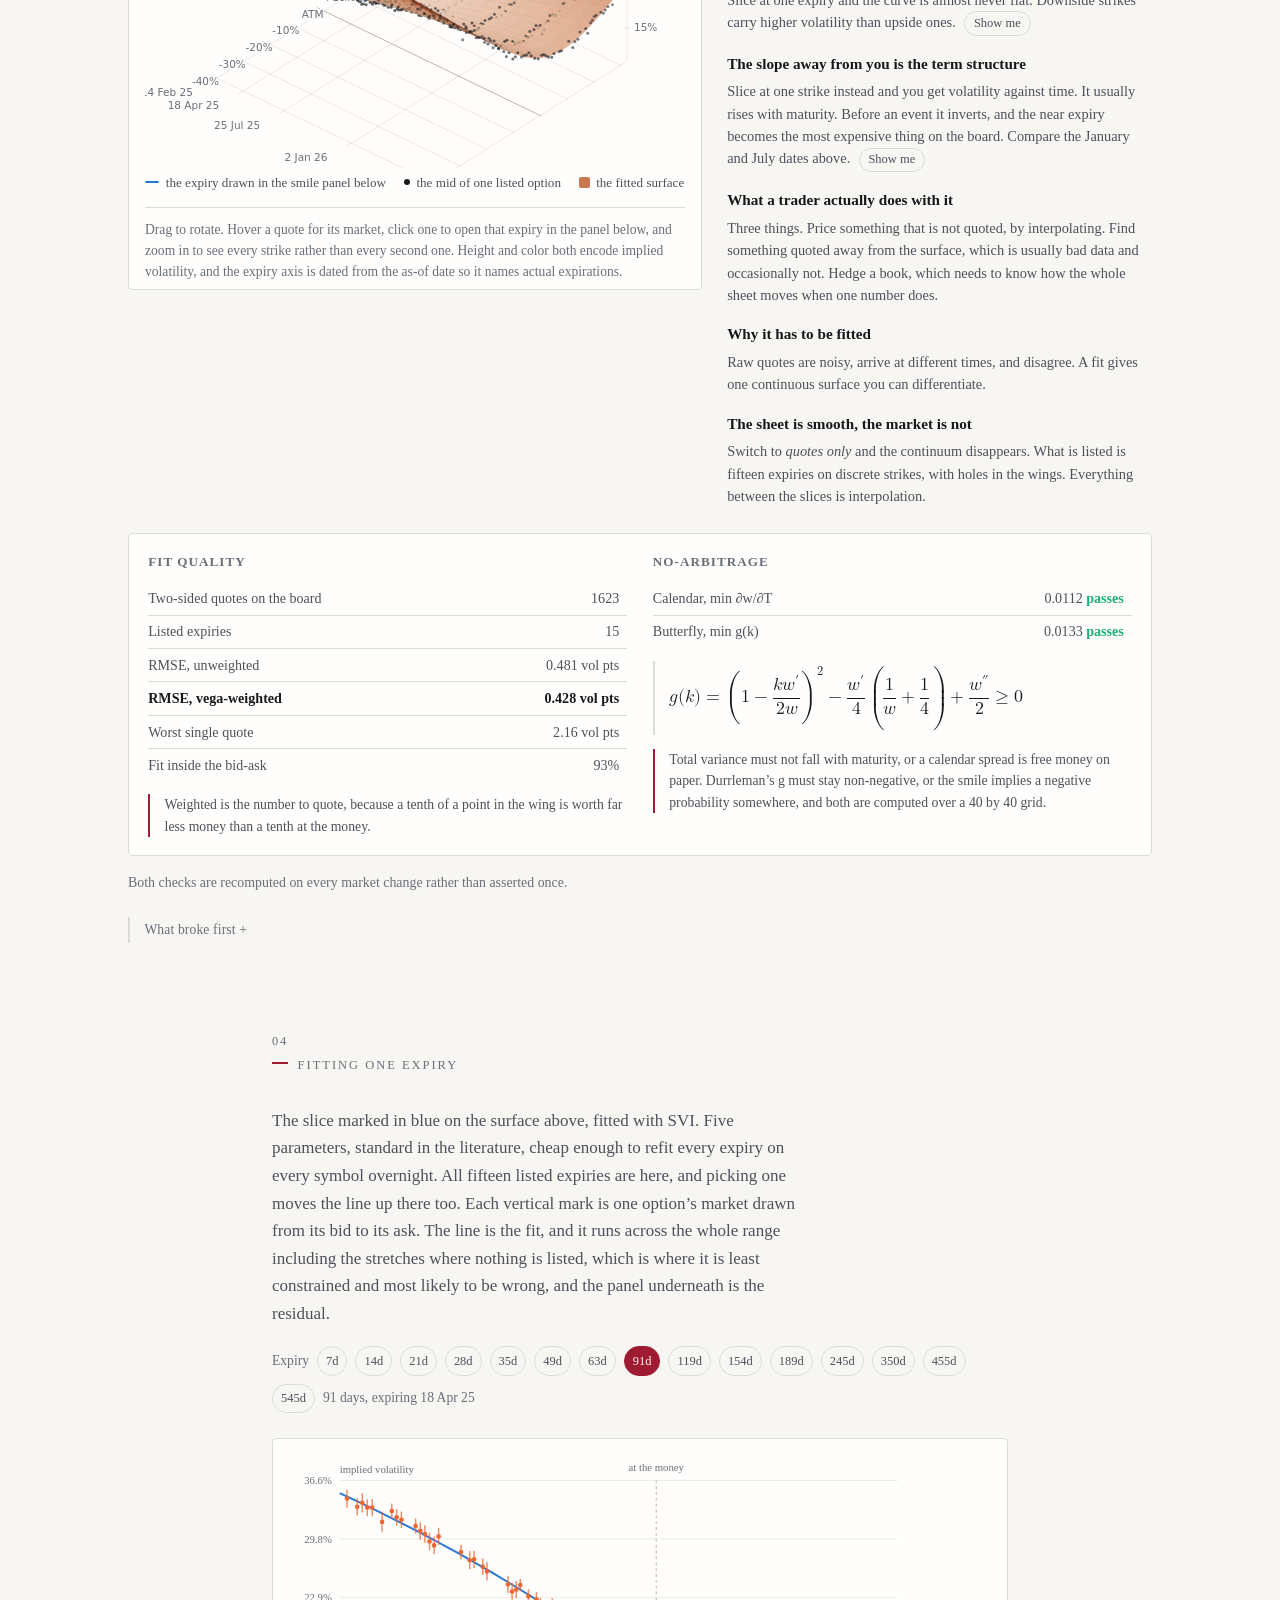
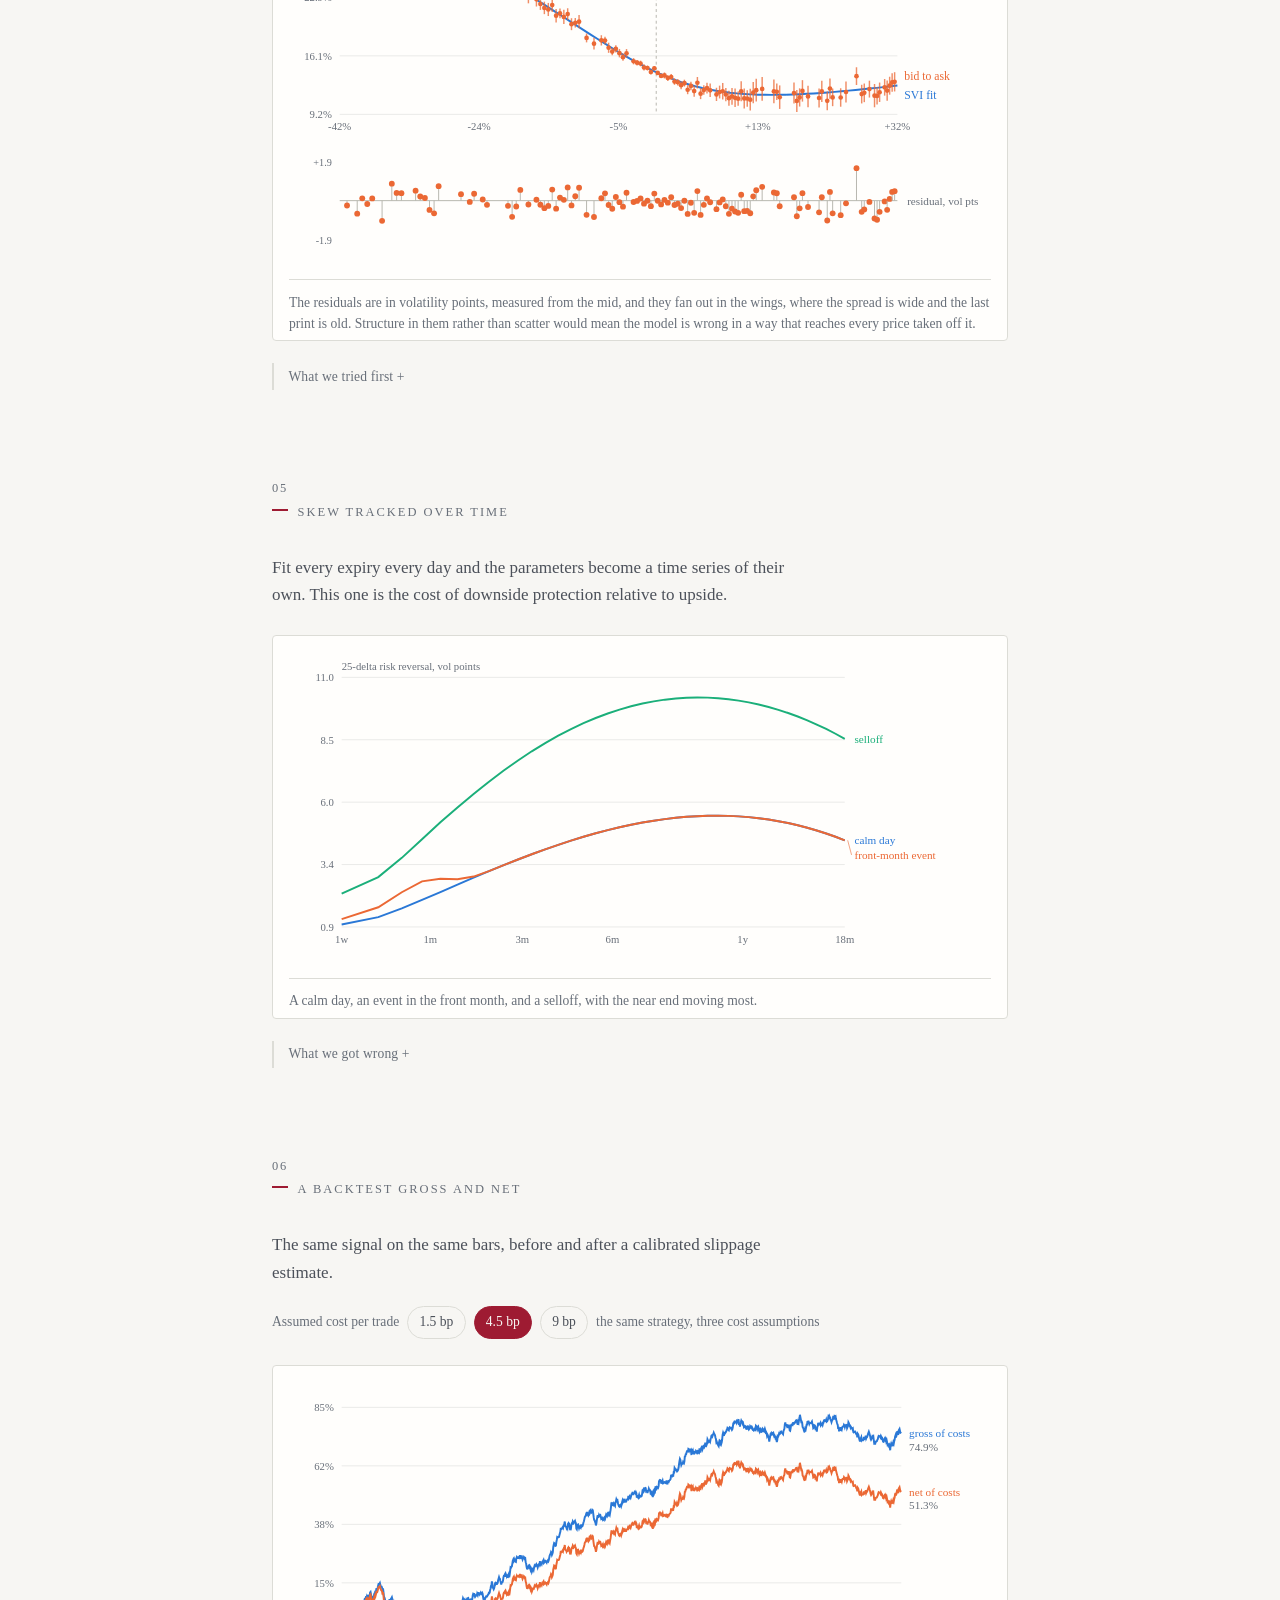
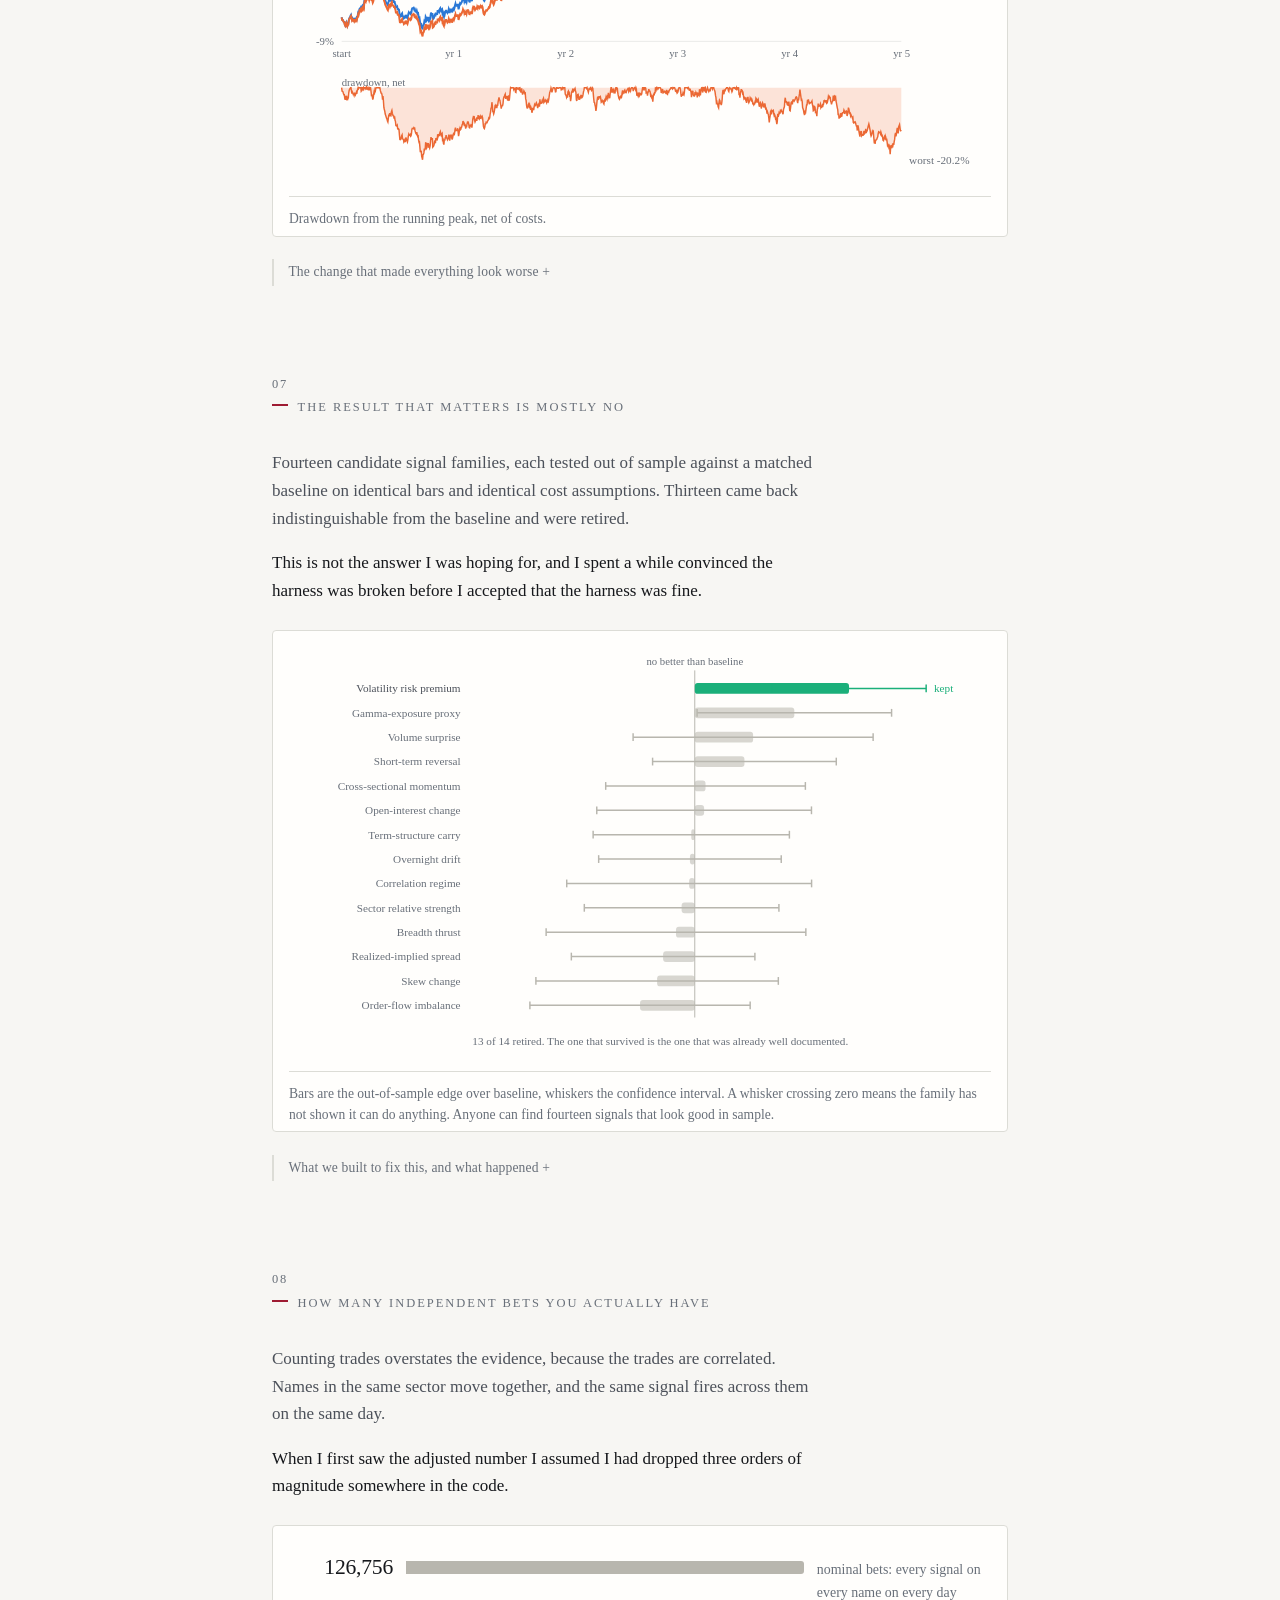
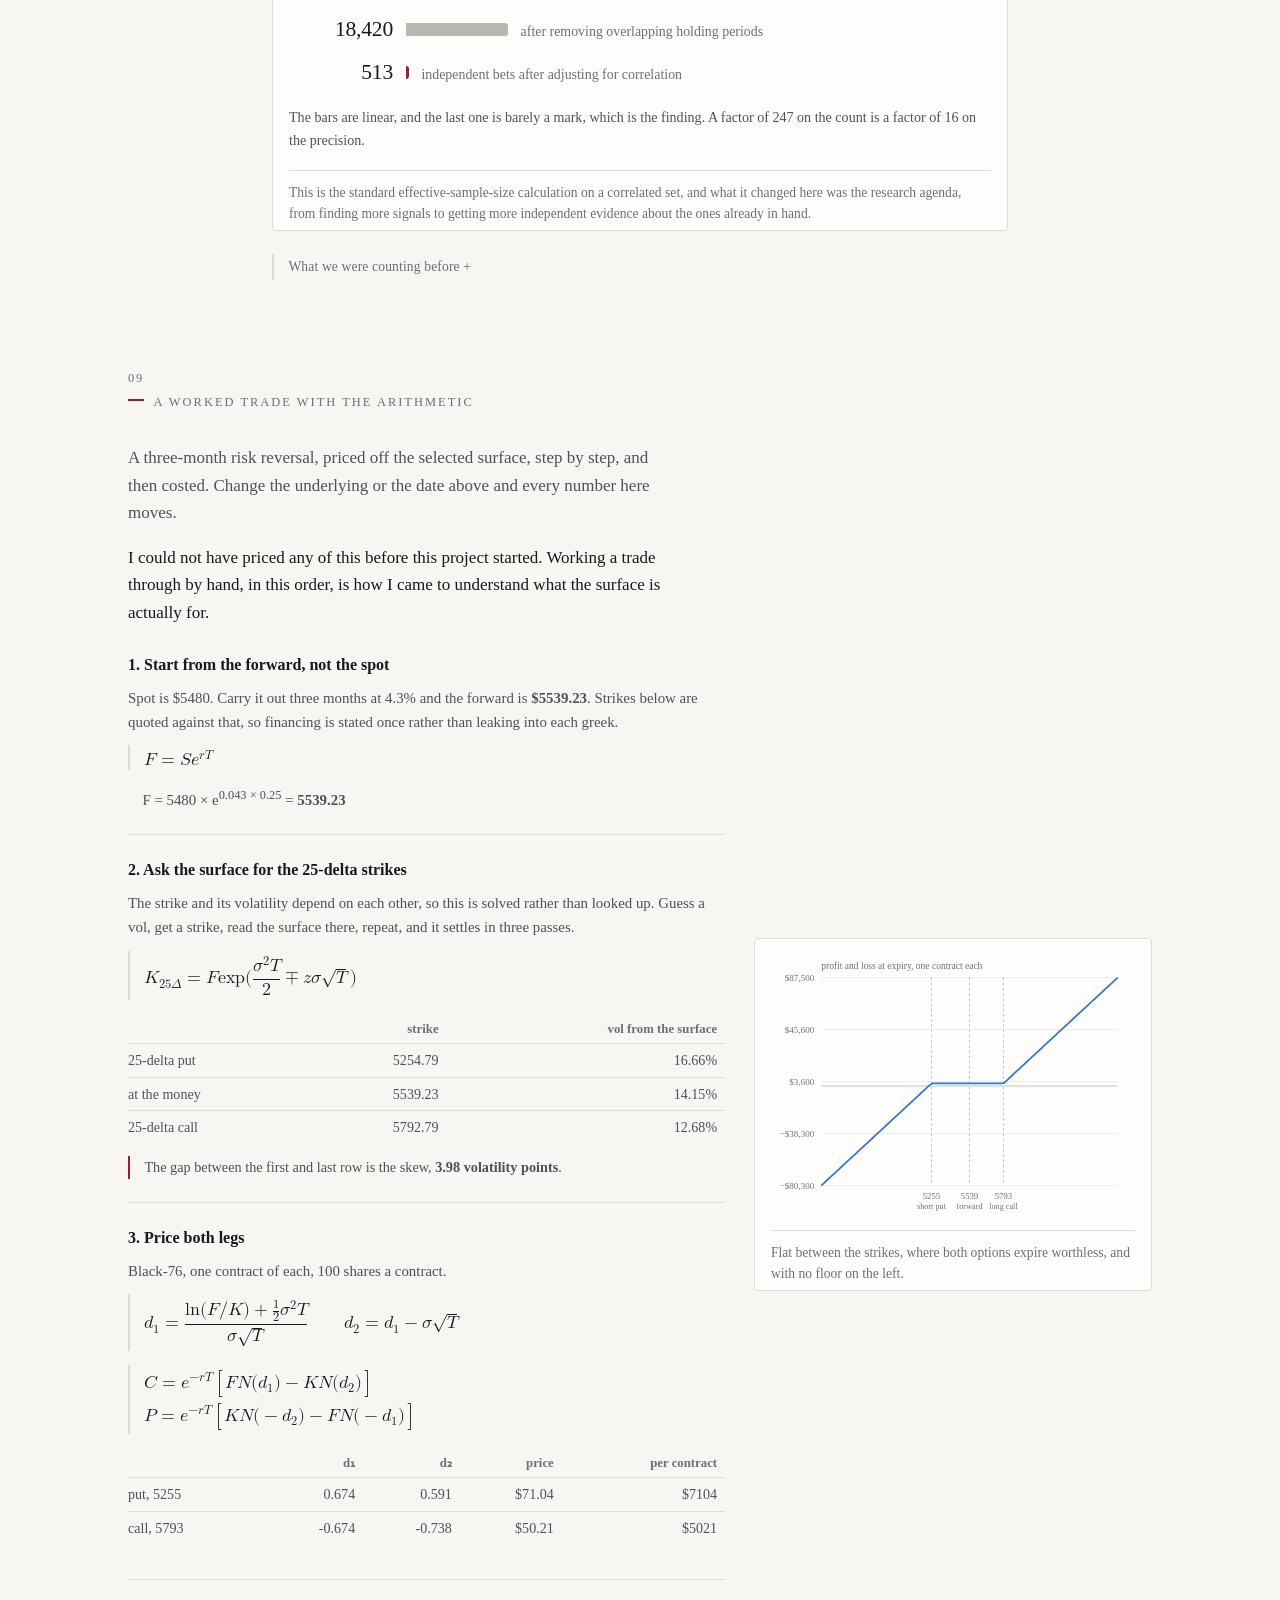
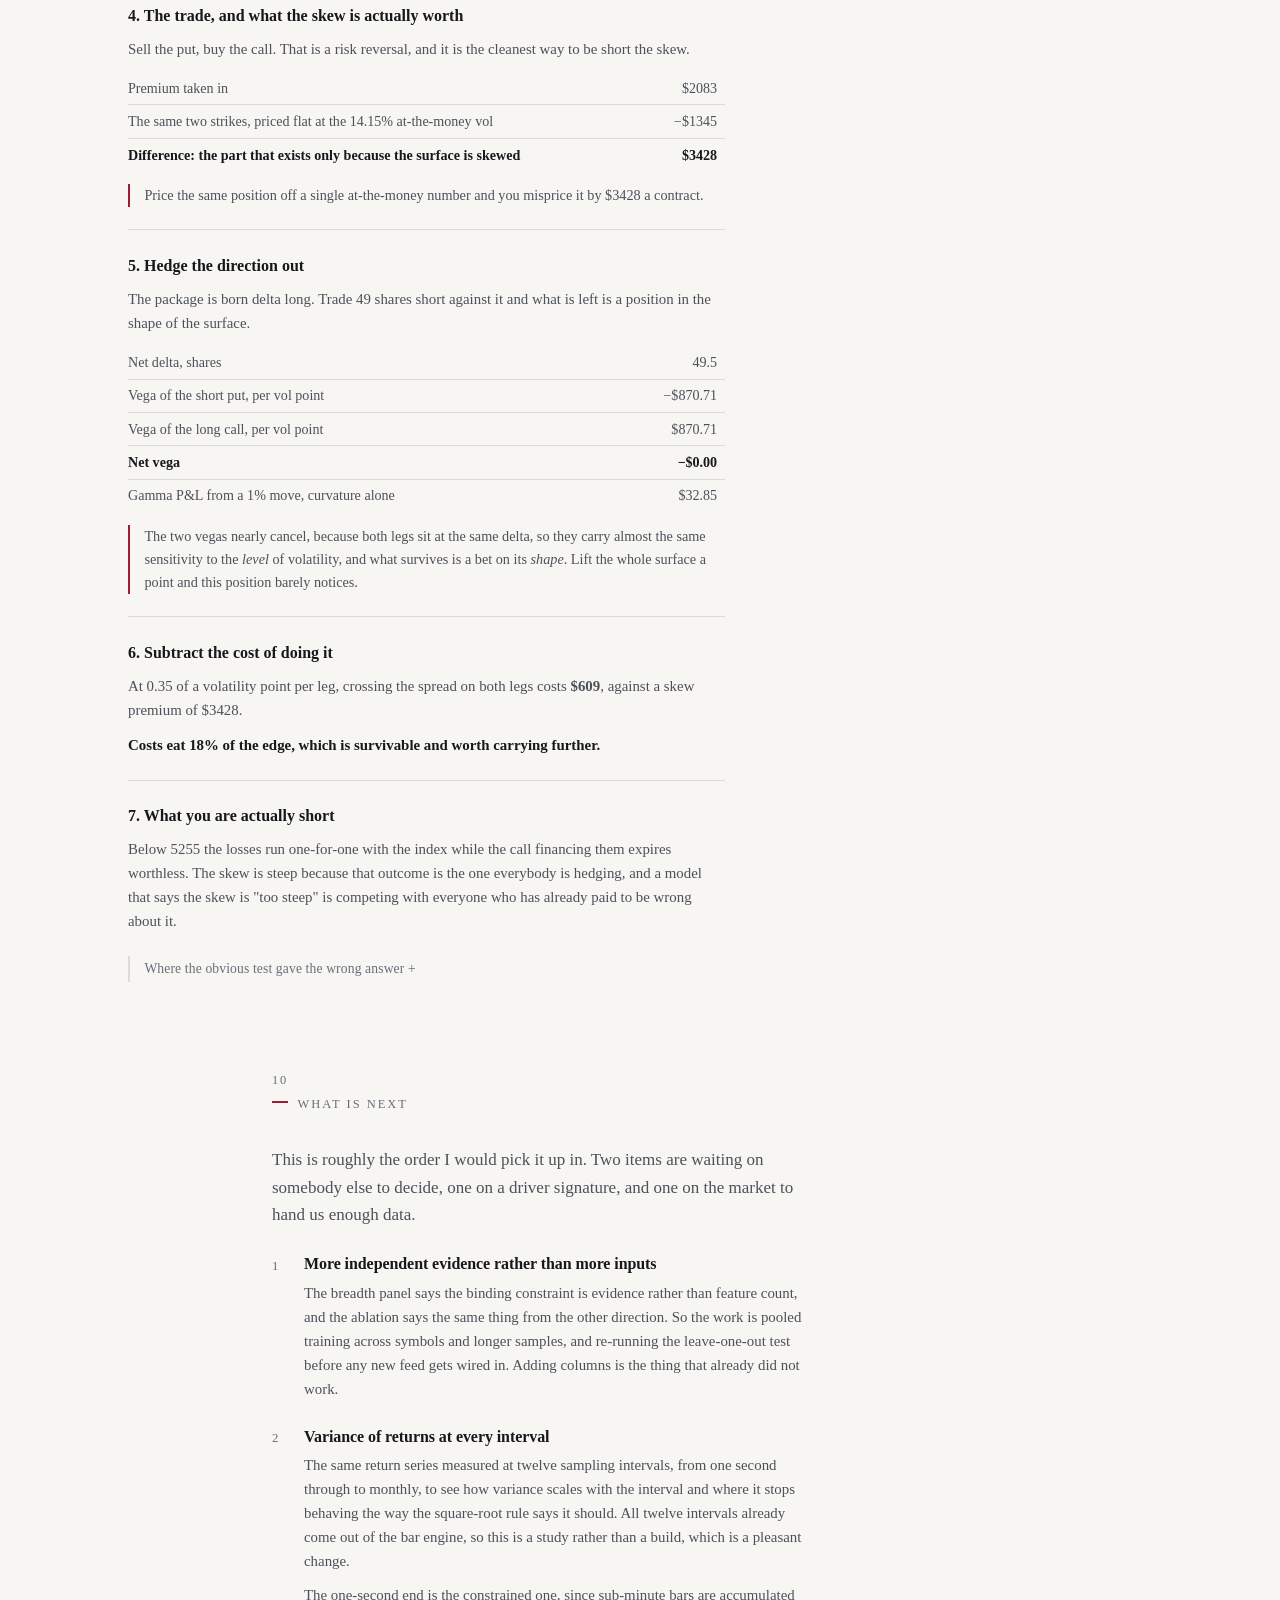
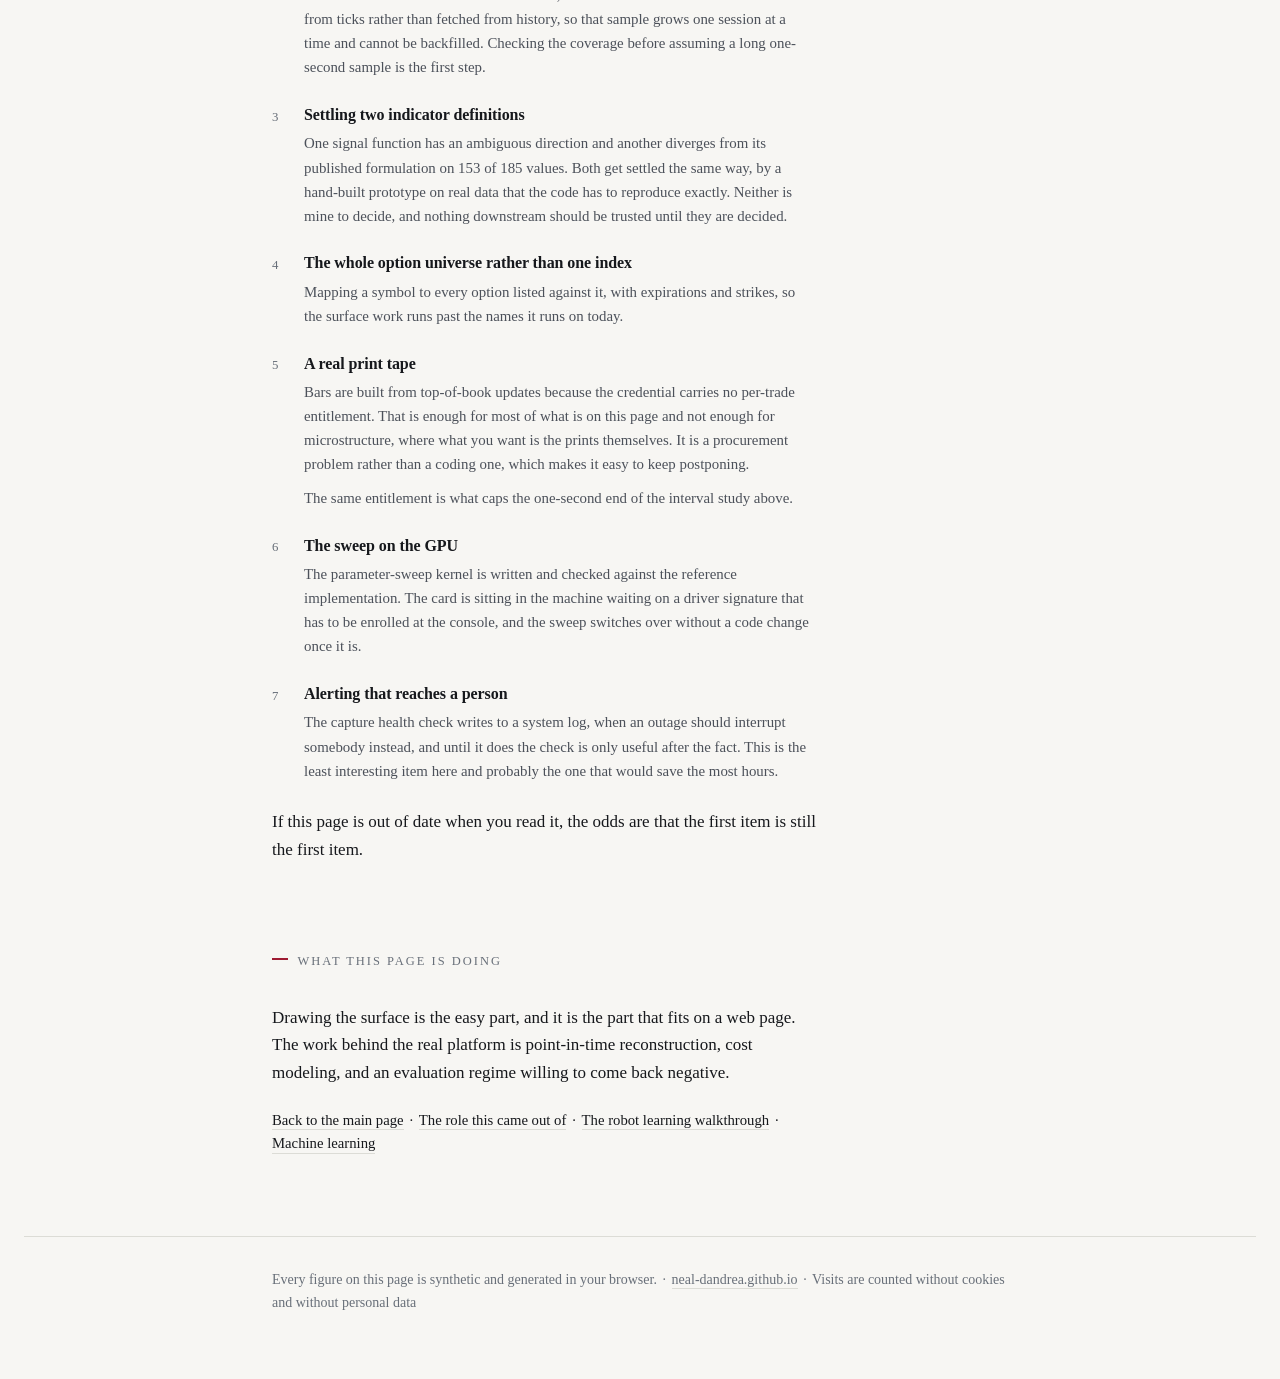
<file: platform.html>
<!DOCTYPE html>
<html lang="en">
<head>
<meta charset="utf-8">
<meta name="viewport" content="width=device-width, initial-scale=1">
<title>Market Data Platform — Neal D'Andrea</title>
<meta name="description" content="An illustrative walkthrough of the market data platform Neal D'Andrea built at EQ Risk Management Consulting: volatility surfaces, SVI fits, tick capture, bar assembly, backtesting with costs, and the evaluation work that retired most of the signals.">
<link rel="stylesheet" href="style.css?v=8d9448d0">
<link rel="stylesheet" href="viz.css?v=f9769405">
<link rel="icon" href="favicon.svg" type="image/svg+xml">
<link rel="canonical" href="https://neal-dandrea.github.io/platform.html">

<meta property="og:type" content="article">
<meta property="og:url" content="https://neal-dandrea.github.io/platform.html">
<meta property="og:title" content="Market Data Platform — an illustrative walkthrough">
<meta property="og:description" content="Volatility surfaces, SVI fits, tick capture and bar assembly, backtesting with costs, and the evaluation work that retired 13 of 14 candidate signals.">
<meta property="og:image" content="https://neal-dandrea.github.io/og-card.jpg">
<meta name="twitter:card" content="summary_large_image">
</head>
<body class="platform">

<header class="masthead platform-head">
  <p class="backlink"><a href="./">&larr; Neal D&rsquo;Andrea</a></p>
  <h1>Market data platform</h1>
  <p class="standfirst">
    A walkthrough of the kind of work behind the market data platform I built at
    EQ Risk Management Consulting. Nine panels, from a raw tick to a volatility
    surface to a worked trade priced off it, by way of a backtest that mostly
    says no.
  </p>

  <aside class="disclaimer" role="note" aria-labelledby="disclaimer-title">
    <h2 id="disclaimer-title">What this is and what it is not</h2>
    <p>
      <strong>None of this is the platform itself, and the production system
      it stands in for is proprietary and stays that way.</strong> Nothing on
      this page touches it, so there is no connection to the firm&rsquo;s
      data, no client information, and none of the logic that decides
      anything.
    </p>
    <p>
      What you are looking at is a <strong>visual analogue</strong>, built
      standalone for this page. Every number is generated in your browser from
      published textbook models and a seeded random number generator. It is
      similar in nature to the real thing and a considerably lesser version of
      it. The shapes, the vocabulary and the questions are the same, while the
      substance underneath is not.
    </p>
    <p class="disclaimer-foot">
      Treat it as an illustration of what the work involves. Do not treat any
      number on this page as a result, and do not trade on it.
    </p>
  </aside>
</header>

<nav class="sections panel-nav" aria-label="Panels">
  <ul>
    <li><a href="#capture">Capture</a></li>
    <li><a href="#tape">Tape</a></li>
    <li><a href="#surface">Vol surface</a></li>
    <li><a href="#smile">Smile fit</a></li>
    <li><a href="#skew">Skew</a></li>
    <li><a href="#backtest">Backtest</a></li>
    <li><a href="#ablation">Ablation</a></li>
    <li><a href="#breadth">Breadth</a></li>
    <li><a href="#trade">Worked trade</a></li>
    <li><a href="#next">What is next</a></li>
  </ul>
</nav>

<main class="viz-root">

<!-- 1 ------------------------------------------------------------------ -->
<section class="panel" id="capture">
  <p class="panel-num">01</p>
  <h2>Where the data comes from</h2>
  <p class="panel-lede">
    A quote arrives over a WebSocket, lands in an in-memory buffer, and is
    written to a date-partitioned store, and bars are derived from it rather
    than fetched.
  </p>
  <p class="panel-lede me">
    I assumed getting the data would be the easy part and the models would be
    the hard part. It has been the other way round for most of this project.
  </p>

  <div class="stat-row" id="stat-row"></div>

  <figure class="viz">
    <div id="pipeline" class="pipeline"></div>
    <figcaption>
      The vendor publishes native bars at one minute and above, so anything
      finer is assembled from the buffer.
    </figcaption>
  </figure>

  <details class="tried">
    <summary>What we tried first</summary>
    <p>
      Polling the vendor&rsquo;s REST endpoint, because it took an afternoon
      to stand up. Measured against one liquid name over a single session it
      accounted for 13 to 15 percent of the shares that actually traded, and
      the rest happened between polls. Everything live moved onto the stream
      after that, and the buffer was written so that only the fetch function
      had to change.
    </p>
    <p>
      Two things cost us real time here, and neither of them was the
      market&rsquo;s fault. The first was that our credential has no per-trade
      entitlement, so the trade feed is declined rather than delivered, and
      our own code logged that it had subscribed anyway because it never
      checked the response code on a subscribe. The second was that the stream
      sends delta frames that omit unchanged fields, and treating an absent
      field as zero quietly zeroed the volume on every frame that did not
      carry it.
    </p>
  </details>
</section>

<!-- 2 ------------------------------------------------------------------ -->
<section class="panel" id="tape">
  <p class="panel-num">02</p>
  <h2>A bar being built one tick at a time</h2>
  <p class="panel-lede">
    The rightmost candle is still forming, and is drawn differently for that
    reason. A bar&rsquo;s high and low are not knowable until it closes.
  </p>
  <p class="panel-lede me">
    Watching one bar build is what made lookahead bias concrete for me. I had
    read the definition plenty of times before that and it had yet to land
    firmly in my head for this trading domain.
  </p>

  <div class="controls" id="tape-controls"></div>
  <figure class="viz">
    <canvas id="tape-canvas" height="320" aria-label="A simulated tape of one-minute candles with the newest bar still forming"></canvas>
    <figcaption>
      Amber is the forming bar, with its open fixed and its close moving on every tick while the high and the low ratchet outward.
    </figcaption>
  </figure>

  <details class="tried">
    <summary>What we tried first</summary>
    <p>
      Re-fetching the current bar from the vendor on a timer. It lagged, and at
      the bucket boundary the same bar could arrive twice with different
      contents. The bar is now assembled in memory from the stream and anchored
      to the clock rather than to the arrival of the first tick.
    </p>
    <p>
      We also tried publishing a provisional signal on the forming bar, and
      removed it. The pattern being detected needs bars on both sides to
      confirm, so it cannot be evaluated on the newest bar at all, and the flag
      could provably never return a row.
    </p>
  </details>
</section>

<!-- 3 ------------------------------------------------------------------ -->
<section class="panel wide" id="surface">
  <p class="panel-num">03</p>
  <h2>The volatility surface</h2>
  <p class="panel-lede">
    An option&rsquo;s price is usually quoted as an implied volatility, the
    number that puts Black-Scholes back onto the market price. Plot it across
    every strike and every expiry and you get a surface.
  </p>
  <p class="panel-lede me">
    I understood volatility before I started this, but I had no idea you could build
    a whole surface out of it, or that the surface could end up being the most
    useful thing on the screen.
  </p>
  <p class="panel-lede">
    Pick a name and a date, keeping in mind that the five dates are months
    apart, and everything below, including the worked trade, reprices off the
    selection.
  </p>

  <div class="controls" id="surface-controls"></div>

  <div class="surface-layout">
    <figure class="viz">
      <canvas id="surface-canvas" height="420" aria-label="A three dimensional implied volatility surface across strike and time to expiry. Drag to rotate."></canvas>
      <p class="legend">
        <span class="lg-slice"><i></i> the expiry drawn in the smile panel below</span>
        <span class="lg-quote"><i class="dot"></i> the mid of one listed option</span>
        <span class="lg-sheet"><i class="sq"></i> the fitted surface</span>
      </p>
      <figcaption>
        Drag to rotate. Hover a quote for its market, click one to open that
        expiry in the panel below, and zoom in to see every strike rather than
        every second one. Height and color both encode implied volatility, and
        the expiry axis is dated from the as-of date so it names actual
        expirations.
      </figcaption>
    </figure>

    <div class="reading">
      <h3>How to read it</h3>
      <dl class="reading-list">
        <dt>The floor is the money</dt>
        <dd>
          Strike relative to the forward on one axis, expiry on the other,
          volatility as height. The expiry axis carries dates rather than
          tenors, worked forward from the as-of date, because the board is a
          set of listed expirations and not a continuum.
        </dd>

        <dt>The tilt is the skew</dt>
        <dd>
          Slice at one expiry and the curve is almost never flat. Downside
          strikes carry higher volatility than upside ones.
          <button type="button" class="cue" data-cue="skew">Show me</button>
        </dd>

        <dt>The slope away from you is the term structure</dt>
        <dd>
          Slice at one strike instead and you get volatility against time. It
          usually rises with maturity. Before an event it inverts, and the near
          expiry becomes the most expensive thing on the board. Compare the
          January and July dates above.
          <button type="button" class="cue" data-cue="term">Show me</button>
        </dd>

        <dt>What a trader actually does with it</dt>
        <dd>
          Three things. Price something that is not quoted, by interpolating.
          Find something quoted away from the surface, which is usually bad data
          and occasionally not. Hedge a book, which needs to know how the whole
          sheet moves when one number does.
        </dd>

        <dt>Why it has to be fitted</dt>
        <dd>
          Raw quotes are noisy, arrive at different times, and disagree. A fit
          gives one continuous surface you can differentiate.
        </dd>

        <dt>The sheet is smooth, the market is not</dt>
        <dd>
          Switch to <em>quotes only</em> and the continuum disappears. What is
          listed is fifteen expiries on discrete strikes, with holes in the
          wings. Everything between the slices is interpolation.
        </dd>
      </dl>
    </div>
  </div>

  <div class="diag" id="fit-diag"></div>
  <p class="panel-foot">
    Both checks are recomputed on every market change rather than asserted
    once.
  </p>

  <details class="tried">
    <summary>What broke first</summary>
    <p>
      The trouble was concentrated in short maturities, where below about
      forty-five days the fitted at-the-money volatility collapsed on some
      dates, with the first percentile landing at 0.6 percent on an index that
      has never been that quiet. Those slices are now excluded rather than
      patched, because a fit that is wrong in a plausible-looking way is worse
      than a gap.
    </p>
    <p>
      Building this page reproduced the same class of problem, because the
      first parameterization of the model drawn here failed the butterfly
      check below, on the upside wing at short maturities, for exactly the
      reason the real fits did.
    </p>
  </details>
</section>

<!-- 4 ------------------------------------------------------------------ -->
<section class="panel" id="smile">
  <p class="panel-num">04</p>
  <h2>Fitting one expiry</h2>
  <p class="panel-lede">
    The slice marked in blue on the surface above, fitted with SVI. Five
    parameters, standard in the literature, cheap enough to refit every expiry
    on every symbol overnight. All fifteen listed expiries are here, and picking
    one moves the line up there too.
    Each vertical mark is one option&rsquo;s market drawn from its bid to its
    ask. The line is the fit, and it runs across the whole range including the
    stretches where nothing is listed, which is where it is least constrained
    and most likely to be wrong, and the panel underneath is the residual.
  </p>

  <div class="controls" id="smile-controls"></div>
  <figure class="viz">
    <svg id="smile-svg" viewBox="0 0 720 300" role="img" aria-label="Implied volatility against log moneyness, with quoted points and a fitted curve"></svg>
    <svg id="resid-svg" viewBox="0 0 720 120" role="img" aria-label="Fit residuals in volatility points"></svg>
    <figcaption>
      The residuals are in volatility points, measured from the mid, and they fan out in
      the wings, where the spread is wide and the last print is old. Structure
      in them rather than scatter would mean the model is wrong in a way that
      reaches every price taken off it.
    </figcaption>
  </figure>

  <details class="tried">
    <summary>What we tried first</summary>
    <p>
      We were fitting whatever the history handed us, which contains quotes
      with non-positive implied volatility, and a fit that runs through them
      drags the whole smile down. They are dropped now, and the number dropped
      is reported rather than quietly absorbed.
    </p>
  </details>
</section>

<!-- 5 ------------------------------------------------------------------ -->
<section class="panel" id="skew">
  <p class="panel-num">05</p>
  <h2>Skew tracked over time</h2>
  <p class="panel-lede">
    Fit every expiry every day and the parameters become a time series of
    their own. This one is the cost of downside protection relative to
    upside.
  </p>

  <figure class="viz">
    <svg id="skew-svg" viewBox="0 0 720 320" role="img" aria-label="Twenty five delta risk reversal against time to expiry, on three dates"></svg>
    <figcaption>
      A calm day, an event in the front month, and a selloff, with the near end moving most.
    </figcaption>
  </figure>

  <details class="tried">
    <summary>What we got wrong</summary>
    <p>
      We were anchoring the surface on the cash close, when the at-the-money
      point belongs at the forward rather than at spot, and the difference
      there is financing and dividends rather than rounding. It is implied
      from put-call parity across every strike now and taken as a median,
      which survives the handful of strikes where one side of the market is
      stale.
    </p>
  </details>
</section>

<!-- 6 ------------------------------------------------------------------ -->
<section class="panel" id="backtest">
  <p class="panel-num">06</p>
  <h2>A backtest gross and net</h2>
  <p class="panel-lede">
    The same signal on the same bars, before and after a calibrated slippage
    estimate.
  </p>

  <div class="controls" id="bt-controls"></div>
  <figure class="viz">
    <svg id="equity-svg" viewBox="0 0 720 300" role="img" aria-label="Cumulative return gross and net of costs"></svg>
    <svg id="dd-svg" viewBox="0 0 720 110" role="img" aria-label="Drawdown from the running peak, net of costs"></svg>
    <figcaption>
      Drawdown from the running peak, net of costs.
    </figcaption>
  </figure>

  <details class="tried">
    <summary>The change that made everything look worse</summary>
    <p>
      Putting an embargo between the training and testing windows, so a feature
      with a fifty-bar lookback cannot see across the boundary. Out-of-sample
      performance fell on every symbol we ran it on. On one name it fell by more
      than the gap between any two of the feature sets we had been comparing,
      which means those comparisons had been reading differences smaller than
      the bias they shared.
    </p>
  </details>
</section>

<!-- 7 ------------------------------------------------------------------ -->
<section class="panel" id="ablation">
  <p class="panel-num">07</p>
  <h2>The result that matters is mostly no</h2>
  <p class="panel-lede">
    Fourteen candidate signal families, each tested out of sample against a
    matched baseline on identical bars and identical cost assumptions. Thirteen
    came back indistinguishable from the baseline and were retired.
  </p>
  <p class="panel-lede me">
    This is not the answer I was hoping for, and I spent a while convinced the
    harness was broken before I accepted that the harness was fine.
  </p>

  <figure class="viz">
    <svg id="ablation-svg" viewBox="0 0 720 420" role="img" aria-label="Out of sample performance of fourteen candidate signals against baseline, with confidence intervals"></svg>
    <figcaption>
      Bars are the out-of-sample edge over baseline, whiskers the confidence
      interval. A whisker crossing zero means the family has not shown it can do
      anything. Anyone can find fourteen signals that look good in sample.
    </figcaption>
  </figure>

  <details class="tried">
    <summary>What we built to fix this, and what happened</summary>
    <p>
      Two feature families, specifically to give the model something it did not
      already have. One described the time of day and the position in the week.
      The other described the shape of the volatility surface, which was the
      only input we had that says what the market expects rather than what it
      already did.
    </p>
    <p>
      In-sample fit rose steadily as we added them, while out of sample it
      fell, on every symbol and every time. An earlier walk-forward had said
      the same thing in a different way, when the configuration that ranked
      first in sample came 103rd of 144 out of sample.
    </p>
  </details>
</section>

<!-- 8 ------------------------------------------------------------------ -->
<section class="panel" id="breadth">
  <p class="panel-num">08</p>
  <h2>How many independent bets you actually have</h2>
  <p class="panel-lede">
    Counting trades overstates the evidence, because the trades are
    correlated. Names in the same sector move together, and the same signal
    fires across them on the same day.
  </p>
  <p class="panel-lede me">
    When I first saw the adjusted number I assumed I had dropped three orders of
    magnitude somewhere in the code.
  </p>

  <figure class="viz">
    <div id="breadth-figure" class="breadth"></div>
    <figcaption>
      This is the standard effective-sample-size calculation on a correlated set, and what it changed here was the research agenda, from finding more signals to
      getting more independent evidence about the ones already in hand.
    </figcaption>
  </figure>

  <details class="tried">
    <summary>What we were counting before</summary>
    <p>
      We were counting trades, and we were doing it for longer than we should
      have been. The thing that changed the research plan was not a new
      signal, it was noticing that the ones already in hand were largely the
      same bet placed again.
    </p>
  </details>
</section>

<section class="panel wide" id="trade">
  <p class="panel-num">09</p>
  <h2>A worked trade with the arithmetic</h2>
  <p class="panel-lede">
    A three-month risk reversal, priced off the selected surface, step by
    step, and then costed. Change the underlying or the date above and every
    number here moves.
  </p>
  <p class="panel-lede me">
    I could not have priced any of this before this project started. Working a
    trade through by hand, in this order, is how I came to understand what the
    surface is actually for.
  </p>

  <div class="trade-layout">
    <div id="trade-steps" class="trade-steps"></div>
    <div class="payoff-stick">
      <figure class="viz payoff">
        <svg id="payoff-svg" viewBox="0 0 420 300" role="img"
             aria-label="Profit and loss at expiry for a short put and long call against the underlying price"></svg>
        <figcaption>
          Flat between the strikes, where both options expire worthless, and
          with no floor on the left.
        </figcaption>
      </figure>
    </div>
  </div>

  <details class="tried">
    <summary>Where the obvious test gave the wrong answer</summary>
    <p>
      One of the signal functions had an ambiguous direction, and the natural
      way to settle it was to measure the return from the bar where the pattern
      confirmed. That test said the labels were inverted, significantly, across
      twenty-six thousand signals.
    </p>
    <p>
      It also changed sign between the first and second halves of the history,
      and it was measuring an entry the rule never described. Tested as the
      breakout it actually is, meaning the trade only exists if price trades
      through the level, the sign held in both halves.
    </p>
  </details>
</section>

<section class="panel" id="next">
  <p class="panel-num">10</p>
  <h2>What is next</h2>
  <p class="panel-lede">
    This is roughly the order I would pick it up in. Two items are waiting on
    somebody else to decide, one on a driver signature, and one on the market
    to hand us enough data.
  </p>

  <ol class="next-list">
    <li>
      <h3>More independent evidence rather than more inputs</h3>
      <p>
        The breadth panel says the binding constraint is evidence rather than
        feature count, and the ablation says the same thing from the other
        direction. So the work is pooled training across symbols and longer
        samples, and re-running the leave-one-out test before any new feed gets
        wired in. Adding columns is the thing that already did not work.
      </p>
    </li>

    <li>
      <h3>Variance of returns at every interval</h3>
      <p>
        The same return series measured at twelve sampling intervals, from one
        second through to monthly, to see how variance scales with the interval
        and where it stops behaving the way the square-root rule says it should.
        All twelve intervals already come out of the bar engine, so this is a
        study rather than a build, which is a pleasant change.
      </p>
      <p>
        The one-second end is the constrained one, since sub-minute bars are
        accumulated from ticks rather than fetched from history, so that
        sample grows one session at a time and cannot be backfilled. Checking
        the coverage before assuming a long one-second sample is the first
        step.
      </p>
    </li>

    <li>
      <h3>Settling two indicator definitions</h3>
      <p>
        One signal function has an ambiguous direction and another diverges from
        its published formulation on 153 of 185 values. Both get settled the
        same way, by a hand-built prototype on real data that the code has to
        reproduce exactly. Neither is mine to decide, and nothing downstream
        should be trusted until they are decided.
      </p>
    </li>

    <li>
      <h3>The whole option universe rather than one index</h3>
      <p>
        Mapping a symbol to every option listed against it, with expirations and
        strikes, so the surface work runs past the names it runs on today.
      </p>
    </li>

    <li>
      <h3>A real print tape</h3>
      <p>
        Bars are built from top-of-book updates because the credential carries
        no per-trade entitlement. That is enough for most of what is on this
        page and not enough for microstructure, where what you want is the
        prints themselves. It is a procurement problem rather than a coding one,
        which makes it easy to keep postponing.
      </p>
      <p>
        The same entitlement is what caps the one-second end of the interval
        study above.
      </p>
    </li>

    <li>
      <h3>The sweep on the GPU</h3>
      <p>
        The parameter-sweep kernel is written and checked against the reference
        implementation. The card is sitting in the machine waiting on a driver
        signature that has to be enrolled at the console, and the sweep switches
        over without a code change once it is.
      </p>
    </li>

    <li>
      <h3>Alerting that reaches a person</h3>
      <p>
        The capture health check writes to a system log, when an outage should
        interrupt somebody instead, and until it does the check is only useful
        after the fact. This is the least interesting item here and probably the
        one that would save the most hours.
      </p>
    </li>
  </ol>

  <p class="panel-lede me">
    If this page is out of date when you read it, the odds are that the first
    item is still the first item.
  </p>
</section>

<section class="panel closing">
  <h2>What this page is doing</h2>
  <p>
    Drawing the surface is the easy part, and it is the part that fits on a web
    page. The work behind the real platform is point-in-time reconstruction,
    cost modeling, and an evaluation regime willing to come back negative.
  </p>
  <p class="closing-links">
    <a href="./">Back to the main page</a>
    <span class="sep">&middot;</span>
    <a href="./#work">The role this came out of</a>
    <span class="sep">&middot;</span>
    <a href="robotics.html">The robot learning walkthrough</a>
    <span class="sep">&middot;</span>
    <a href="models.html">Machine learning</a>
  </p>
</section>

</main>

<footer>
  <p>
    Every figure on this page is synthetic and generated in your browser.
    <span class="sep">&middot;</span>
    <a href="./">neal-dandrea.github.io</a>
    <span class="sep">&middot;</span>
    Visits are counted without cookies and without personal data
  </p>
</footer>

<script src="platform.js?v=71719ca8"></script>

<!-- Visit counting. GoatCounter sets no cookies, stores no IP address, and
     keeps no per-visitor identity, so there is nothing here that follows
     anyone between pages or between sites. It is loaded async and from a
     separate origin, so a slow or missing response cannot hold up or break
     the page. The dashboard is private.

     This is the only third-party request the site makes. Everything else,
     including the fonts, is served from this origin. -->
<script data-goatcounter="https://nealdandrea.goatcounter.com/count"
        async src="//gc.zgo.at/count.js"></script>
</body>
</html>
</file>
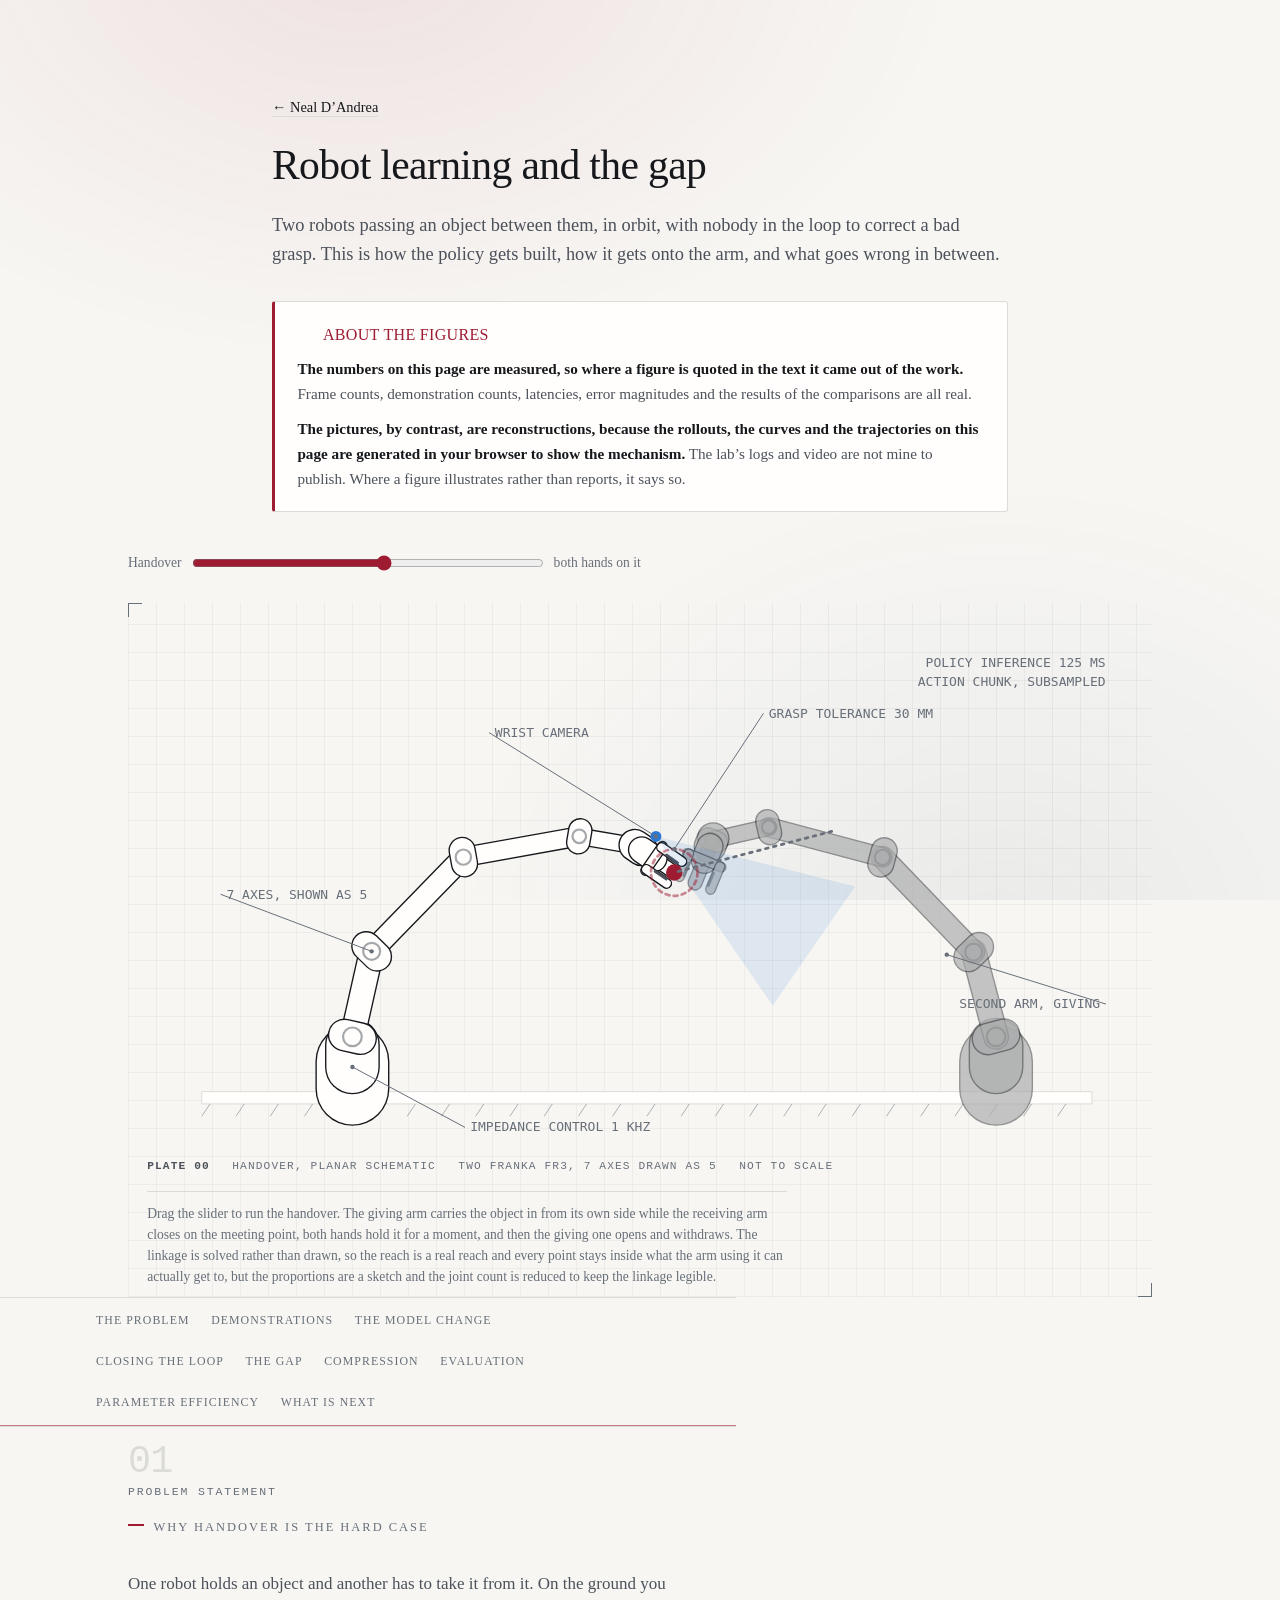
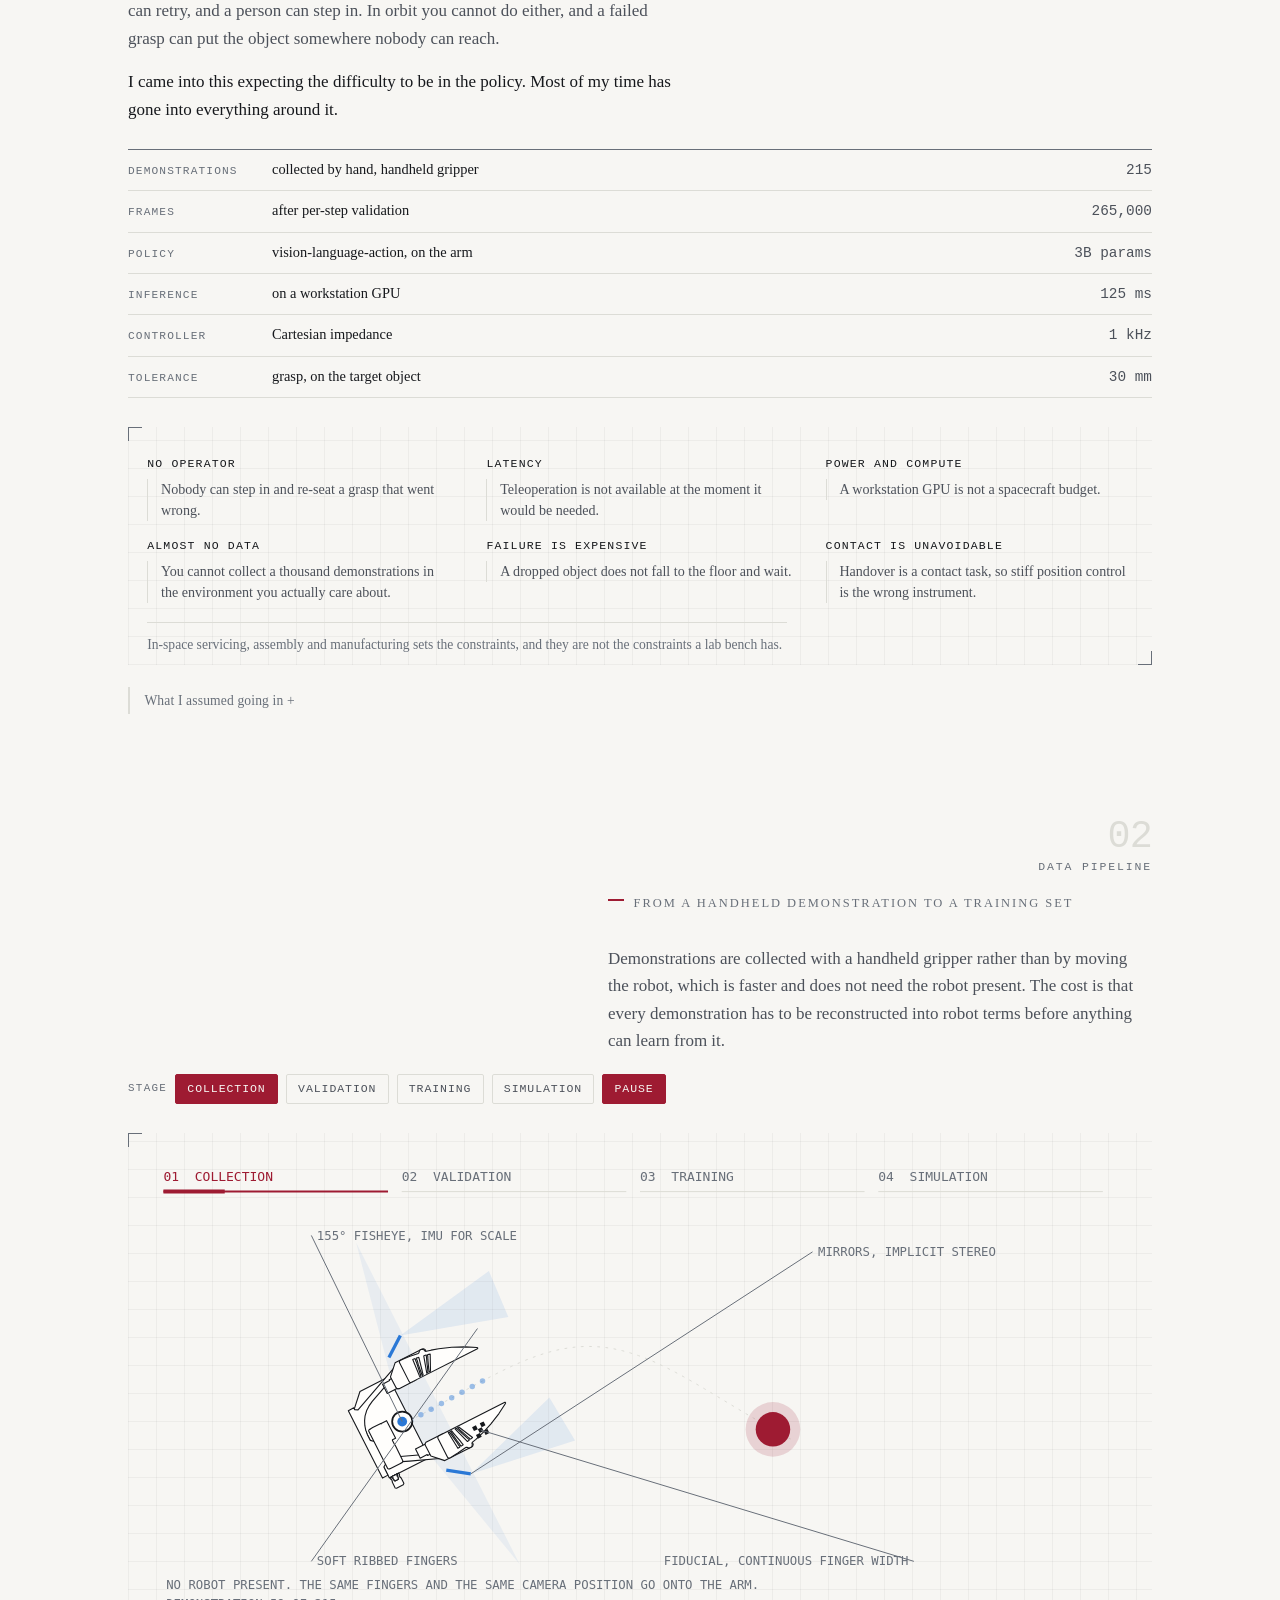
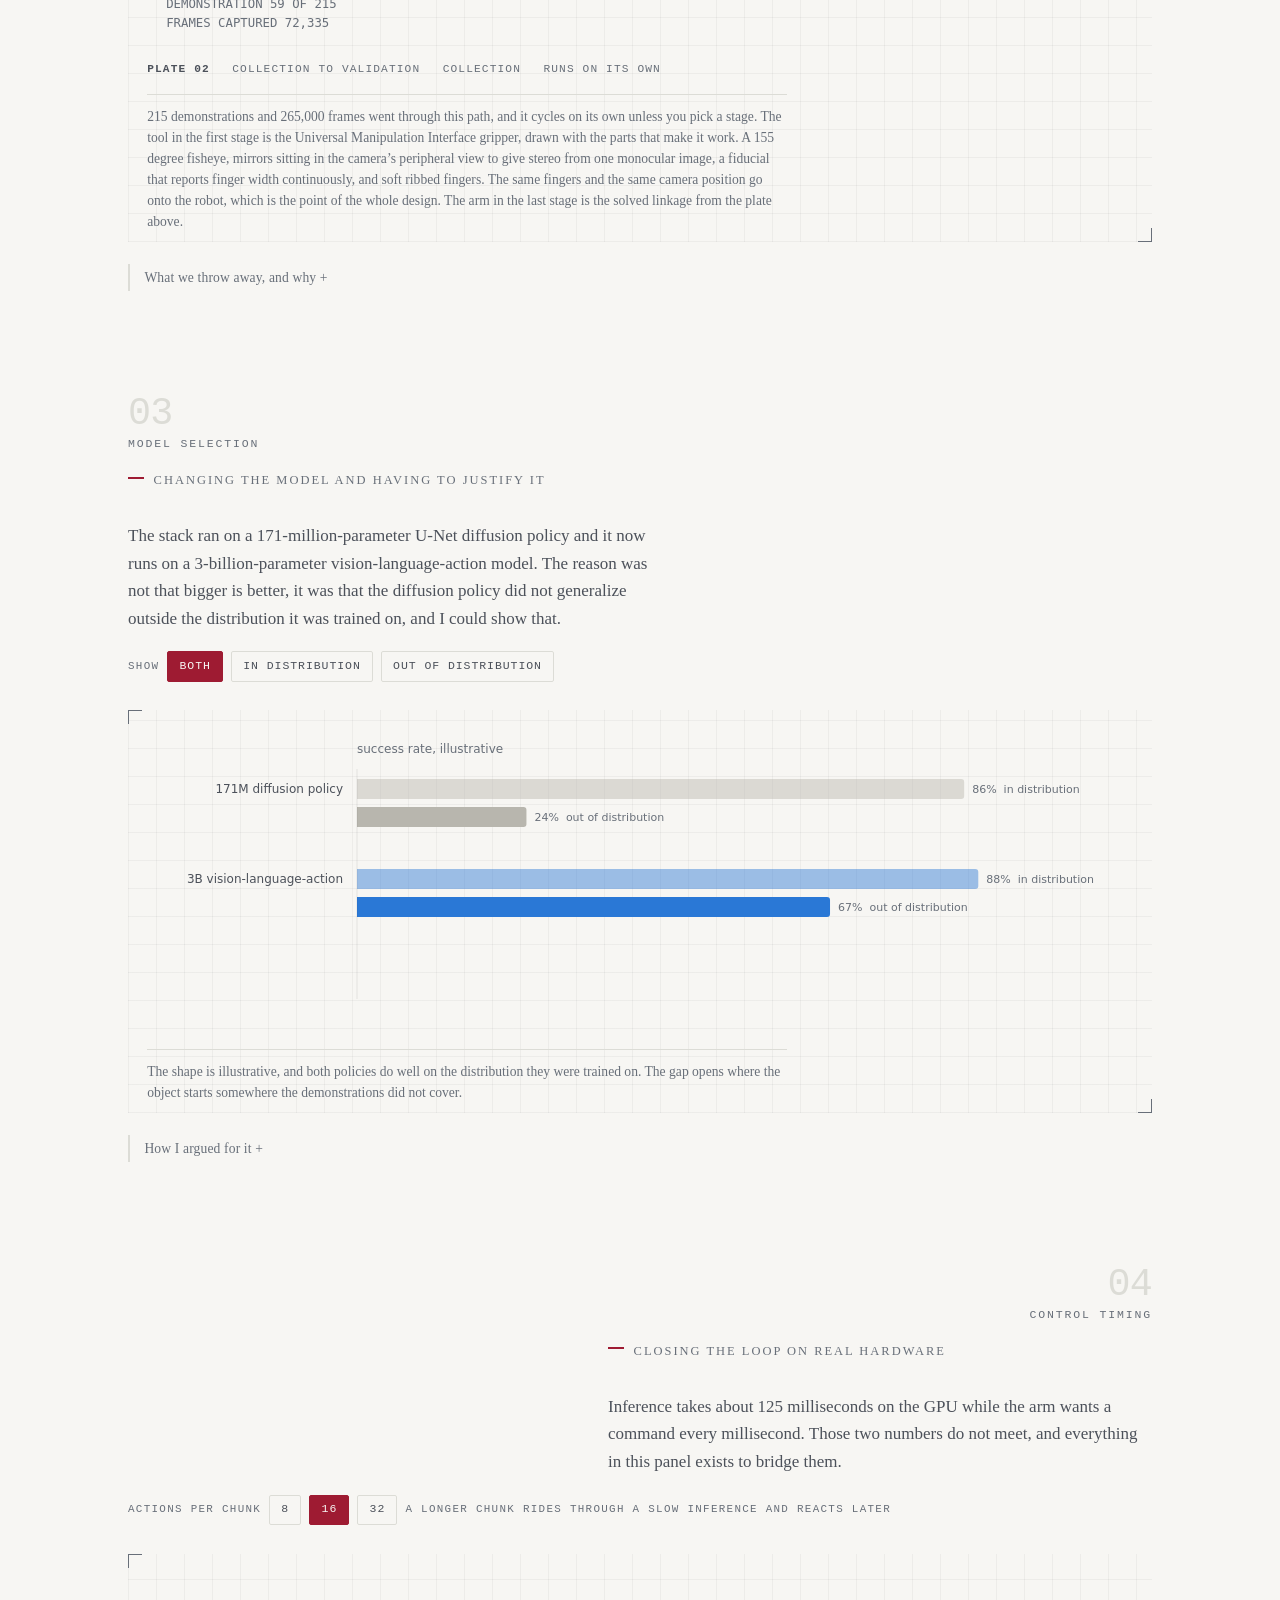
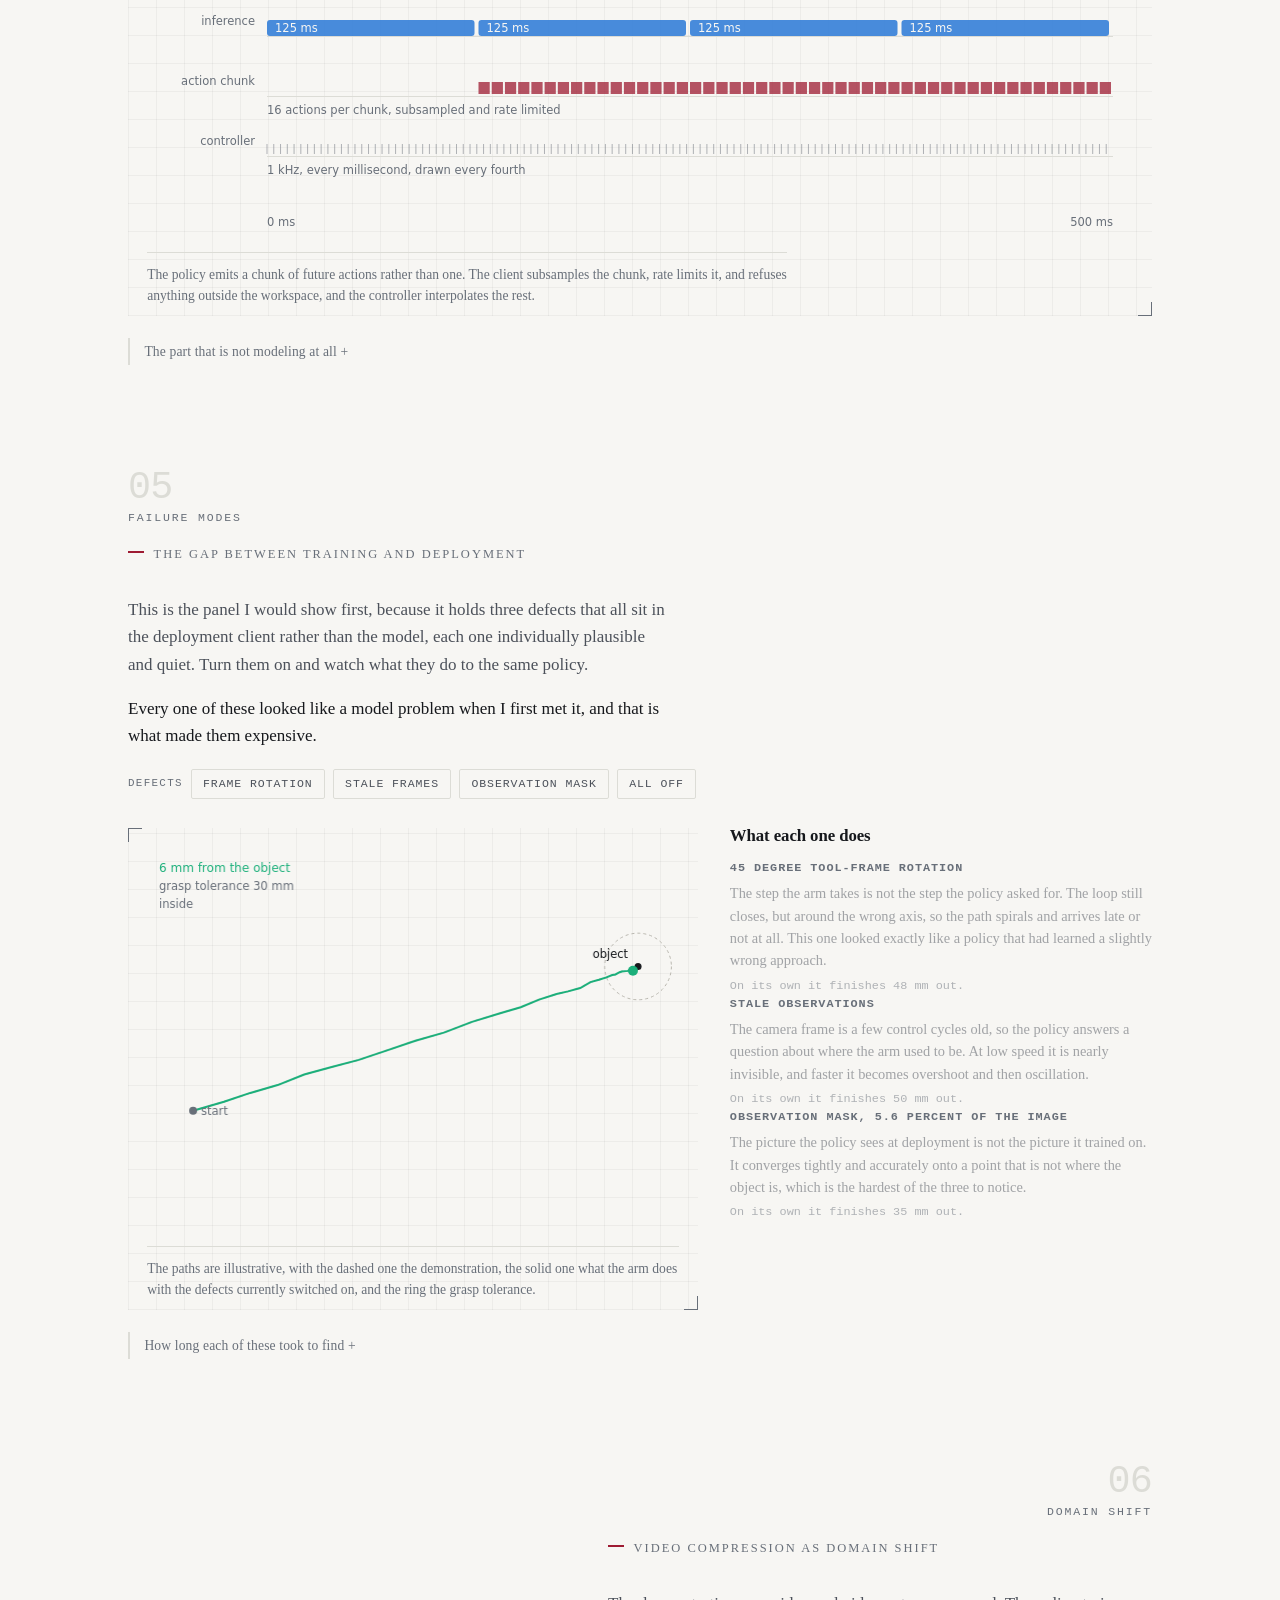
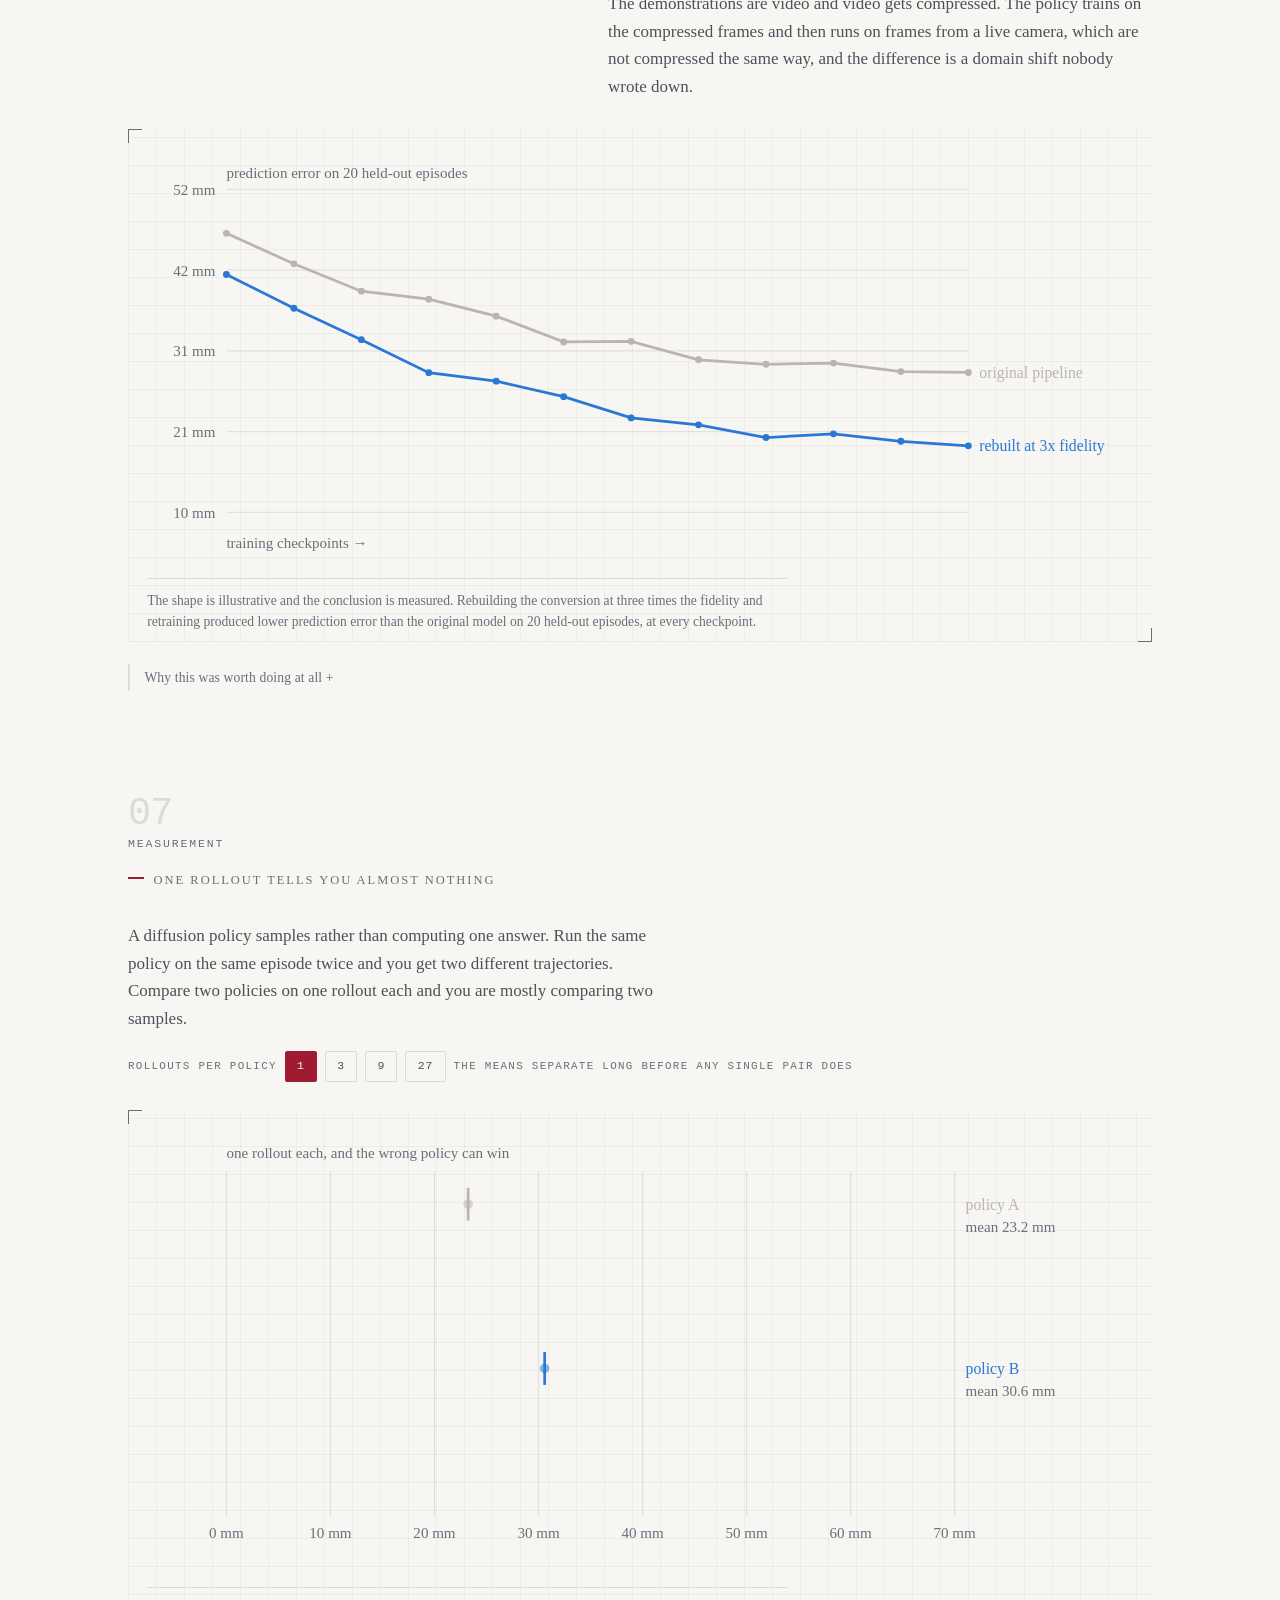
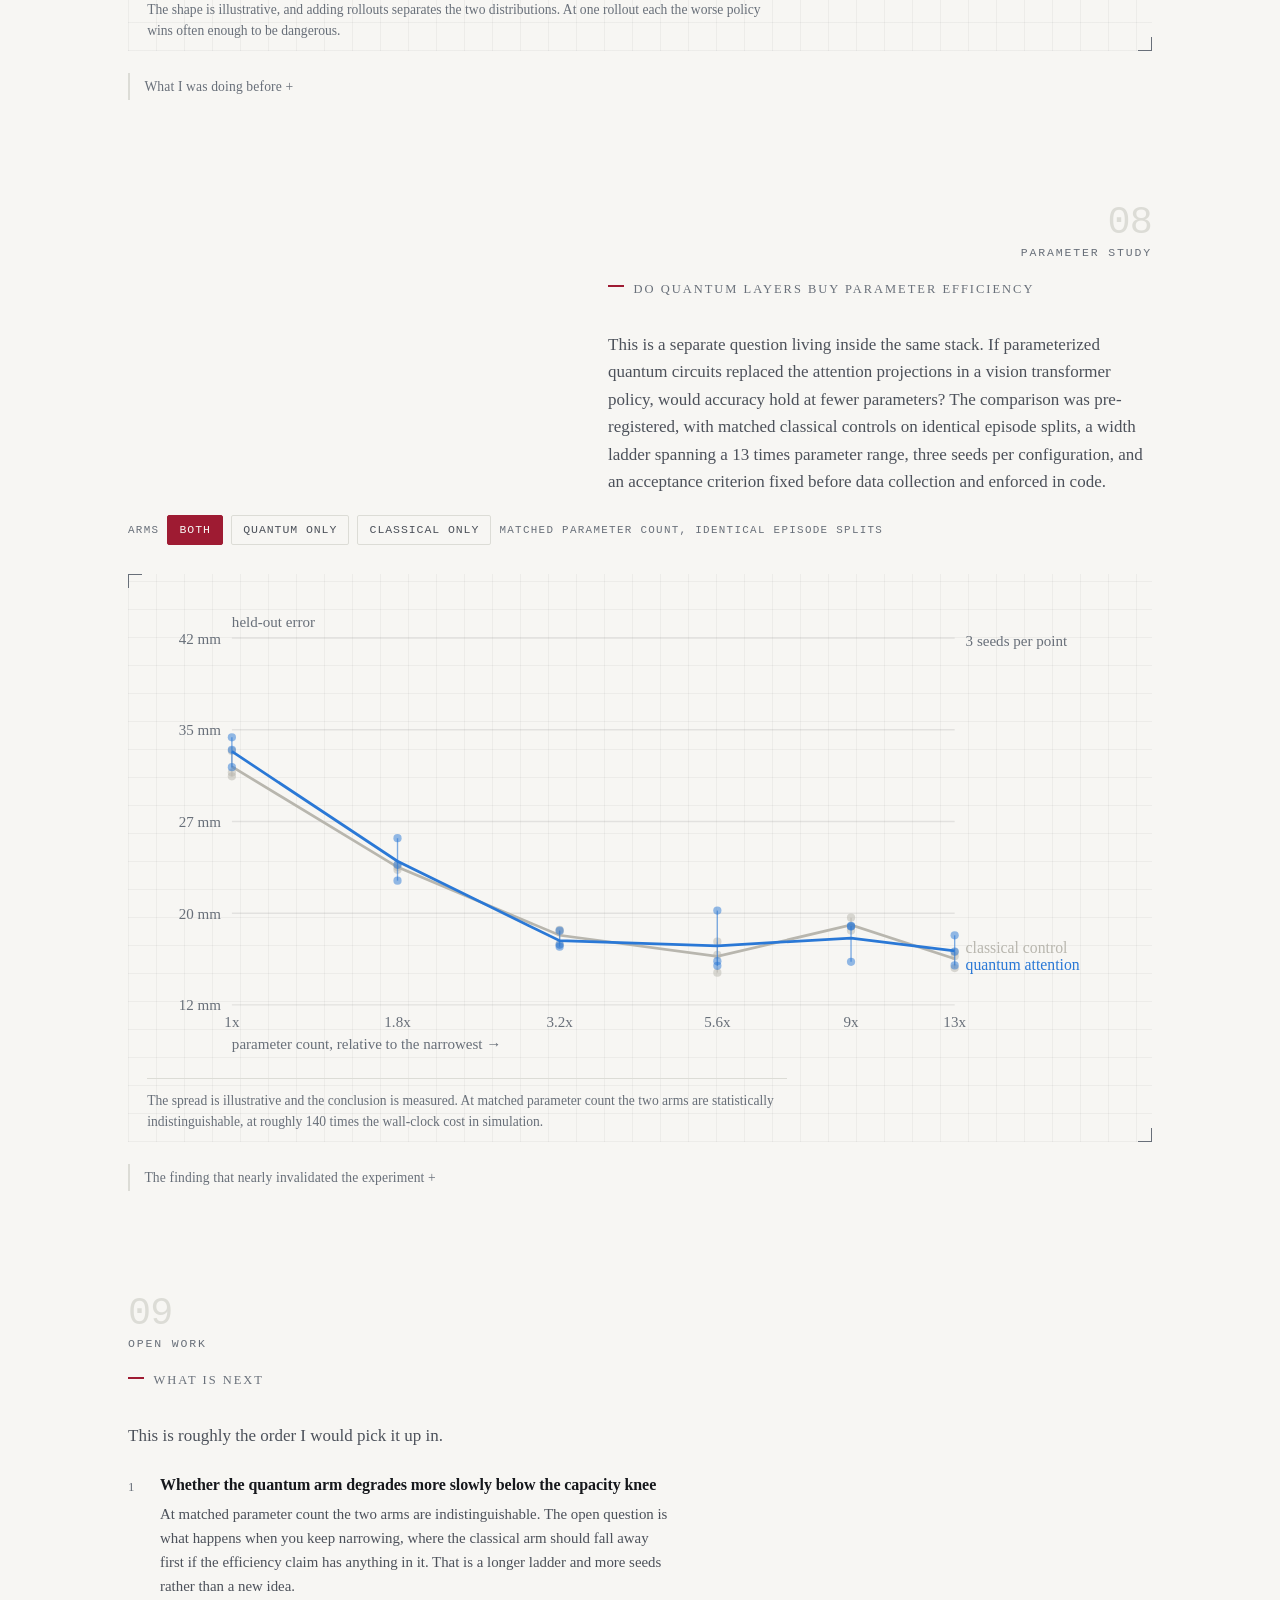
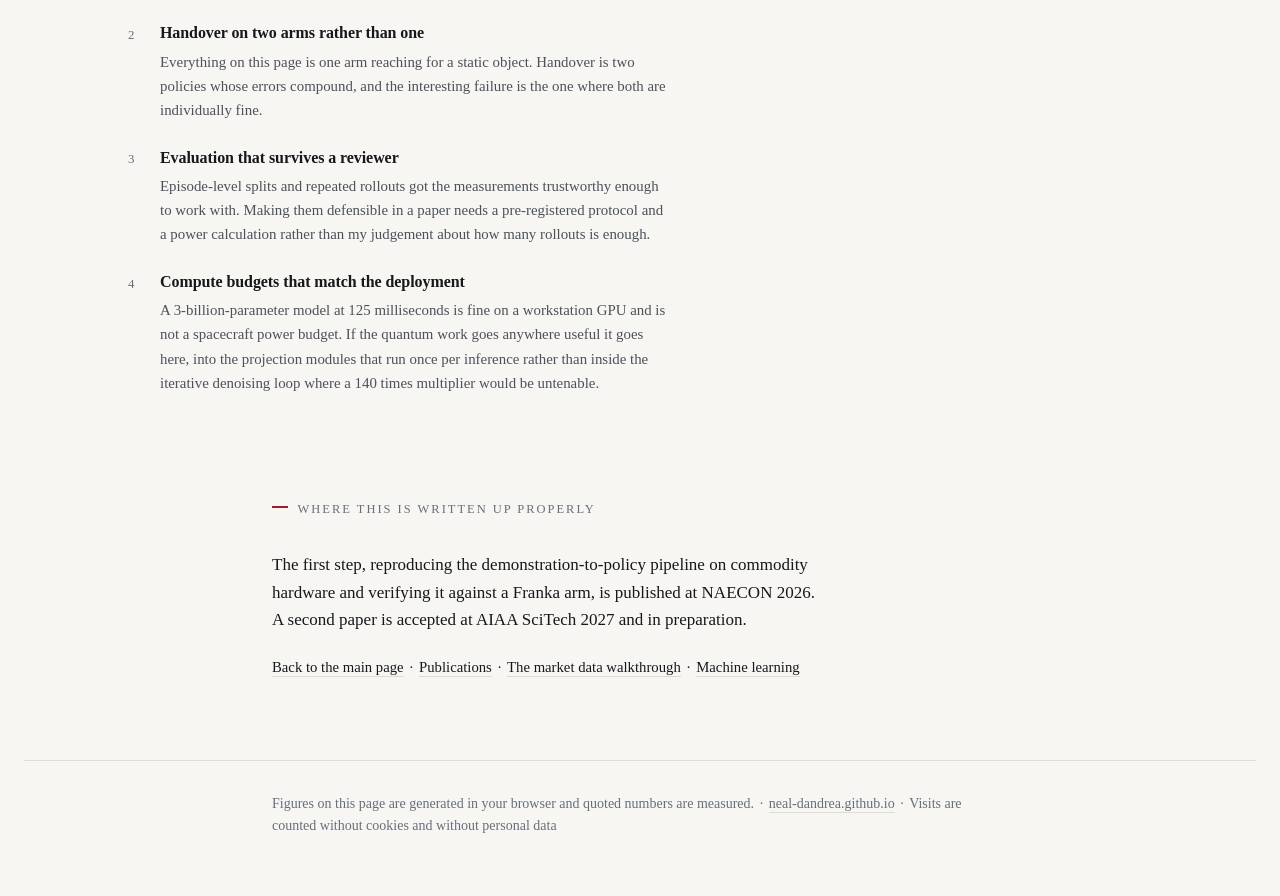
<file: robotics.html>
<!DOCTYPE html>
<html lang="en">
<head>
<meta charset="utf-8">
<meta name="viewport" content="width=device-width, initial-scale=1">
<title>Robot Learning — Neal D'Andrea</title>
<meta name="description" content="Imitation learning and vision-language-action policies for robotic handover in space operations. The data pipeline, the model change, the deployment loop, and the train-deploy mismatches that cost the most time.">
<link rel="stylesheet" href="style.css?v=8d9448d0">
<link rel="stylesheet" href="viz.css?v=f9769405">
<link rel="stylesheet" href="robotics.css?v=6992da19">
<link rel="icon" href="favicon.svg" type="image/svg+xml">
<link rel="canonical" href="https://neal-dandrea.github.io/robotics.html">

<meta property="og:type" content="article">
<meta property="og:url" content="https://neal-dandrea.github.io/robotics.html">
<meta property="og:title" content="Robot learning for handover in space operations">
<meta property="og:description" content="From handheld demonstrations to a policy running on a Franka FR3, and the gap between training and deployment that took most of the time.">
<meta property="og:image" content="https://neal-dandrea.github.io/og-card.jpg">
<meta name="twitter:card" content="summary_large_image">
</head>
<body class="platform">

<header class="masthead platform-head">
  <p class="backlink"><a href="./">&larr; Neal D&rsquo;Andrea</a></p>
  <h1>Robot learning and the gap</h1>
  <p class="standfirst">
    Two robots passing an object between them, in orbit, with nobody in the loop
    to correct a bad grasp. This is how the policy gets built, how it gets onto
    the arm, and what goes wrong in between.
  </p>

  <aside class="disclaimer" role="note" aria-labelledby="disclaimer-title">
    <h2 id="disclaimer-title">About the figures</h2>
    <p>
      <strong>The numbers on this page are measured, so where a figure is quoted
      in the text it came out of the work.</strong> Frame counts, demonstration counts,
      latencies, error magnitudes and the results of the comparisons are all
      real.
    </p>
    <p>
      <strong>The pictures, by contrast, are reconstructions, because the
      rollouts, the curves and the trajectories on this page are generated in
      your browser to show the mechanism.</strong> The lab&rsquo;s logs and
      video are not mine to publish. Where a figure illustrates rather than
      reports, it says so.
    </p>
  </aside>
</header>

<div class="hero-plate">
  <div class="controls" id="arm-controls"></div>
  <figure class="plate-fig">
    <canvas id="arm-canvas" height="380"
      aria-label="Two robot arms performing a handover, with the giving arm carrying the object in and withdrawing once the receiving arm has it, annotated with the grasp tolerance, the wrist camera, the control rate and the inference time"></canvas>
    <div class="plate-title">
      <span><b>Plate 00</b></span>
      <span>Handover, planar schematic</span>
      <span>Two Franka FR3, 7 axes drawn as 5</span>
      <span>Not to scale</span>
    </div>
    <figcaption>
      Drag the slider to run the handover. The giving arm carries the object in
      from its own side while the receiving arm closes on the meeting point, both
      hands hold it for a moment, and then the giving one opens and withdraws.
      The linkage is solved rather than drawn, so the reach is a real reach and
      every point stays inside what the arm using it can actually get to, but the
      proportions are a sketch and the joint count is reduced to keep the linkage
      legible.
    </figcaption>
  </figure>
</div>

<nav class="sections panel-nav" aria-label="Panels">
  <ul>
    <li><a href="#problem">The problem</a></li>
    <li><a href="#data">Demonstrations</a></li>
    <li><a href="#model">The model change</a></li>
    <li><a href="#loop">Closing the loop</a></li>
    <li><a href="#mismatch">The gap</a></li>
    <li><a href="#compression">Compression</a></li>
    <li><a href="#evaluation">Evaluation</a></li>
    <li><a href="#quantum">Parameter efficiency</a></li>
    <li><a href="#next">What is next</a></li>
  </ul>
</nav>

<main class="viz-root">

<!-- 1 ------------------------------------------------------------------ -->
<section class="plate" id="problem">
  <p class="plate-num">01</p>
  <span class="plate-kicker">Problem statement</span>
  <h2>Why handover is the hard case</h2>
  <p class="lede">
    One robot holds an object and another has to take it from it. On the
    ground you can retry, and a person can step in. In orbit you cannot do
    either, and a failed grasp can put the object somewhere nobody can reach.
  </p>
  <p class="lede me">
    I came into this expecting the difficulty to be in the policy. Most of my
    time has gone into everything around it.
  </p>

  <div class="stat-row" id="stat-row"></div>

  <figure class="plate-fig">
    <div id="constraints"></div>
    <figcaption>
     In-space servicing, assembly and manufacturing sets the constraints, and
     they are not the constraints a lab bench has.
   </figcaption>
  </figure>

  <details class="tried">
    <summary>What I assumed going in</summary>
    <p>
      I assumed the research question was which architecture to use, and it
      turned out the architecture was rarely the thing standing between a
      policy that works in evaluation and one that works on the arm. Frame
      conventions, stale observations and the way an action is parameterized
      did more damage than any modeling choice I made.
    </p>
  </details>
</section>

<!-- 2 ------------------------------------------------------------------ -->
<section class="plate" id="data">
  <p class="plate-num">02</p>
  <span class="plate-kicker">Data pipeline</span>
  <h2>From a handheld demonstration to a training set</h2>
  <p class="lede">
    Demonstrations are collected with a handheld gripper rather than by moving
    the robot, which is faster and does not need the robot present. The cost is
    that every demonstration has to be reconstructed into robot terms before
    anything can learn from it.
  </p>

  <div class="controls" id="flow-controls"></div>
  <figure class="plate-fig">
    <canvas id="flow-canvas" height="360"
      aria-label="An animated walkthrough of the pipeline, from collecting a handheld demonstration through validation and training to evaluation in simulation"></canvas>
    <div class="plate-title">
      <span><b>Plate 02</b></span>
      <span>Collection to validation</span>
      <span id="flow-stage-name">Collection</span>
      <span>Runs on its own</span>
    </div>
    <figcaption>
      215 demonstrations and 265,000 frames went through this path, and it
      cycles on its own unless you pick a stage. The tool in the first stage is the Universal
      Manipulation Interface gripper, drawn with the parts that make it work. A
      155 degree fisheye, mirrors sitting in the camera&rsquo;s peripheral view
      to give stereo from one monocular image, a fiducial that reports finger
      width continuously, and soft ribbed fingers. The same fingers and the same
      camera position go onto the robot, which is the point of the whole design.
      The arm in the last stage is the solved linkage from the plate above.
    </figcaption>
  </figure>

  <details class="tried">
    <summary>What we throw away, and why</summary>
    <p>
      The pose of the handheld gripper comes from visual tracking, and
      tracking fails. A dropped frame is obvious, but a frame where tracking
      has drifted is not, and it trains the policy to associate an image with
      a pose the gripper was never at.
    </p>
    <p>
      So validation runs per step rather than per episode, and a step that
      fails is dropped. Dropping data feels wrong the first few times, but it
      is much cheaper than finding out later that a policy learned from poses
      that never happened.
    </p>
  </details>
</section>

<!-- 3 ------------------------------------------------------------------ -->
<section class="plate" id="model">
  <p class="plate-num">03</p>
  <span class="plate-kicker">Model selection</span>
  <h2>Changing the model and having to justify it</h2>
  <p class="lede">
    The stack ran on a 171-million-parameter U-Net diffusion policy and it now
    runs on a 3-billion-parameter vision-language-action model. The reason was
    not that bigger is better, it was that the diffusion policy did not
    generalize outside the distribution it was trained on, and I could show
    that.
  </p>

  <div class="controls" id="model-controls"></div>
  <figure class="plate-fig">
    <canvas id="model-canvas" height="300" aria-label="In-distribution and out-of-distribution performance for the two policies"></canvas>
    <figcaption>
      The shape is illustrative, and both policies do well on the distribution
      they were trained on. The gap opens where the object starts somewhere the
      demonstrations did not cover.
    </figcaption>
  </figure>

  <details class="tried">
    <summary>How I argued for it</summary>
    <p>
      A change of that size needs a reason somebody else can check, and a
      benchmark score is not one, so I wrote it up as a cited review of
      published handover and out-of-distribution results and put my own
      measurements next to them. The argument was that the failure was a
      generalization failure rather than a capacity or tuning failure, and
      that scaling the same architecture would not fix it.
    </p>
  </details>
</section>

<!-- 4 ------------------------------------------------------------------ -->
<section class="plate" id="loop">
  <p class="plate-num">04</p>
  <span class="plate-kicker">Control timing</span>
  <h2>Closing the loop on real hardware</h2>
  <p class="lede">
    Inference takes about 125 milliseconds on the GPU while the arm wants a
    command every millisecond. Those two numbers do not meet, and everything
    in this panel exists to bridge them.
  </p>

  <div class="controls" id="loop-controls"></div>
  <figure class="plate-fig">
    <canvas id="loop-canvas" height="260" aria-label="Timing of the control loop, from inference through action chunking to the controller"></canvas>
    <figcaption>
      The policy emits a chunk of future actions rather than one. The client
      subsamples the chunk, rate limits it, and refuses anything outside the workspace, and the controller interpolates the rest.
    </figcaption>
  </figure>

  <details class="tried">
    <summary>The part that is not modeling at all</summary>
    <p>
      A workspace gate on the client, because a policy that has never seen the
      edge of the table will happily drive into it. Rate limiting, because a
      chunk boundary can ask for a step the arm should not take in one cycle.
      And impedance control rather than position control underneath, so contact
      is survivable instead of a fault.
    </p>
  </details>
</section>

<!-- 5 ------------------------------------------------------------------ -->
<section class="plate" id="mismatch">
  <p class="plate-num">05</p>
  <span class="plate-kicker">Failure modes</span>
  <h2>The gap between training and deployment</h2>
  <p class="lede">
    This is the panel I would show first, because it holds three defects that
    all sit in the deployment client rather than the model, each one
    individually plausible and quiet. Turn them on and watch what they do to
    the same policy.
  </p>
  <p class="lede me">
    Every one of these looked like a model problem when I first met it, and
    that is what made them expensive.
  </p>

  <div class="controls" id="bug-controls"></div>

  <div class="mismatch-layout">
    <figure class="plate-fig">
      <canvas id="traj-canvas" height="380" aria-label="A reach and grasp trajectory with deployment defects applied"></canvas>
      <figcaption>
        The paths are illustrative, with the dashed one the demonstration, the
        solid one what the arm does with the defects currently switched on, and
        the ring the grasp tolerance.
      </figcaption>
    </figure>

    <div class="reading">
      <h3>What each one does</h3>
      <dl class="reading-list" id="bug-notes"></dl>
    </div>
  </div>

  <details class="tried">
    <summary>How long each of these took to find</summary>
    <p>
      The frame rotation was the worst, because a consistent rotation looks like
      a policy that has learned a slightly wrong grasp approach. I went looking
      in the model first, retrained, and got the same behavior back.
    </p>
    <p>
      The stale observations were subtler again, because the policy was acting
      on what the camera saw a control cycle or two ago, which at low speed is
      almost invisible and at speed turns into overshoot.
    </p>
    <p>
      The observation mask removed 5.6 percent of the image the model was
      trained on. Small enough that nothing looked broken, large enough that the
      policy was being asked to work from a different picture than it learned
      from.
    </p>
  </details>
</section>

<!-- 6 ------------------------------------------------------------------ -->
<section class="plate" id="compression">
  <p class="plate-num">06</p>
  <span class="plate-kicker">Domain shift</span>
  <h2>Video compression as domain shift</h2>
  <p class="lede">
    The demonstrations are video and video gets compressed. The policy trains
    on the compressed frames and then runs on frames from a live camera, which
    are not compressed the same way, and the difference is a domain shift
    nobody wrote down.
  </p>

  <figure class="plate-fig">
    <svg id="checkpoints-svg" viewBox="0 0 720 300" role="img"
         aria-label="Prediction error against training checkpoint for the original and rebuilt data pipelines"></svg>
    <figcaption>
      The shape is illustrative and the conclusion is measured. Rebuilding the conversion at
      three times the fidelity and retraining produced lower prediction error
      than the original model on 20 held-out episodes, at every checkpoint.
    </figcaption>
  </figure>

  <details class="tried">
    <summary>Why this was worth doing at all</summary>
    <p>
      It was not an obvious place to look, and I only went there because the
      evaluation had become trustworthy enough to show a difference this size,
      which is the previous panel and the one after it doing their job.
    </p>
  </details>
</section>

<!-- 7 ------------------------------------------------------------------ -->
<section class="plate" id="evaluation">
  <p class="plate-num">07</p>
  <span class="plate-kicker">Measurement</span>
  <h2>One rollout tells you almost nothing</h2>
  <p class="lede">
    A diffusion policy samples rather than computing one answer. Run the same
    policy on the same episode twice and you get two different trajectories.
    Compare two policies on one rollout each and you are mostly comparing two
    samples.
  </p>

  <div class="controls" id="eval-controls"></div>
  <figure class="plate-fig">
    <svg id="rollouts-svg" viewBox="0 0 720 320" role="img"
         aria-label="Final error across repeated rollouts for two policies, with the spread shown"></svg>
    <figcaption>
      The shape is illustrative, and adding rollouts separates the two
      distributions. At one rollout each the worse policy wins often enough to
      be dangerous.
    </figcaption>
  </figure>

  <details class="tried">
    <summary>What I was doing before</summary>
    <p>
      We were comparing single trajectories and believing the result, which is
      fast and feels like measurement. Establishing that it could not
      distinguish a real improvement from sampler variance is what made the
      compression work possible, because until then there was no instrument
      fine enough to see the improvement it produced.
    </p>
  </details>
</section>

<!-- 8 ------------------------------------------------------------------ -->
<section class="plate" id="quantum">
  <p class="plate-num">08</p>
  <span class="plate-kicker">Parameter study</span>
  <h2>Do quantum layers buy parameter efficiency</h2>
  <p class="lede">
    This is a separate question living inside the same stack. If parameterized
    quantum circuits replaced the attention projections in a vision
    transformer policy, would accuracy hold at fewer parameters? The
    comparison was pre-registered, with matched classical controls on
    identical episode splits, a width ladder spanning a 13 times parameter
    range, three seeds per configuration, and an acceptance criterion fixed
    before data collection and enforced in code.
  </p>

  <div class="controls" id="ladder-controls"></div>
  <figure class="plate-fig">
    <svg id="ladder-svg" viewBox="0 0 720 340" role="img"
         aria-label="Held-out error against parameter count for the quantum and classical arms across a width ladder"></svg>
    <figcaption>
      The spread is illustrative and the conclusion is measured. At matched parameter count the
      two arms are statistically indistinguishable, at roughly 140 times the
      wall-clock cost in simulation.
    </figcaption>
  </figure>

  <details class="tried">
    <summary>The finding that nearly invalidated the experiment</summary>
    <p>
      An early pass had the patch-embedding convolutions taking 89 percent of
      the parameter count at the narrowest width, which left the quantum layers
      at 1.4 percent of the model. Any efficiency claim would have been a claim
      about the classical layers around them.
    </p>
    <p>
      Restructuring the architecture raised the quantum share to 10.5 percent.
      That is the difference between measuring the thing you said you were
      measuring and measuring something else with the same name.
    </p>
  </details>
</section>

<!-- 9 ------------------------------------------------------------------ -->
<section class="plate" id="next">
  <p class="plate-num">09</p>
  <span class="plate-kicker">Open work</span>
  <h2>What is next</h2>
  <p class="lede">
    This is roughly the order I would pick it up in.
  </p>

  <ol class="next-list">
    <li>
      <h3>Whether the quantum arm degrades more slowly below the capacity knee</h3>
      <p>
        At matched parameter count the two arms are indistinguishable. The open
        question is what happens when you keep narrowing, where the classical
        arm should fall away first if the efficiency claim has anything in it.
        That is a longer ladder and more seeds rather than a new idea.
      </p>
    </li>
    <li>
      <h3>Handover on two arms rather than one</h3>
      <p>
        Everything on this page is one arm reaching for a static object.
        Handover is two policies whose errors compound, and the interesting
        failure is the one where both are individually fine.
      </p>
    </li>
    <li>
      <h3>Evaluation that survives a reviewer</h3>
      <p>
        Episode-level splits and repeated rollouts got the measurements
        trustworthy enough to work with. Making them defensible in a paper needs
        a pre-registered protocol and a power calculation rather than my
        judgement about how many rollouts is enough.
      </p>
    </li>
    <li>
      <h3>Compute budgets that match the deployment</h3>
      <p>
        A 3-billion-parameter model at 125 milliseconds is fine on a workstation
        GPU and is not a spacecraft power budget. If the quantum work goes
        anywhere useful it goes here, into the projection modules that run once
        per inference rather than inside the iterative denoising loop where a
        140 times multiplier would be untenable.
      </p>
    </li>
  </ol>
</section>

<section class="panel closing">
  <h2>Where this is written up properly</h2>
  <p>
    The first step, reproducing the demonstration-to-policy pipeline on
    commodity hardware and verifying it against a Franka arm, is published at
    NAECON 2026. A second paper is accepted at AIAA SciTech 2027 and in
    preparation.
  </p>
  <p class="closing-links">
    <a href="./">Back to the main page</a>
    <span class="sep">&middot;</span>
    <a href="./#publications">Publications</a>
    <span class="sep">&middot;</span>
    <a href="platform.html">The market data walkthrough</a>
    <span class="sep">&middot;</span>
    <a href="models.html">Machine learning</a>
  </p>
</section>

</main>

<footer>
  <p>
    Figures on this page are generated in your browser and quoted numbers are measured.
    <span class="sep">&middot;</span>
    <a href="./">neal-dandrea.github.io</a>
    <span class="sep">&middot;</span>
    Visits are counted without cookies and without personal data
  </p>
</footer>

<script src="gripper-outline.js?v=3a92f561"></script>
<script src="robotics.js?v=8a4d0e2a"></script>

<!-- Visit counting. GoatCounter sets no cookies, stores no IP address, and
     keeps no per-visitor identity, so there is nothing here that follows
     anyone between pages or between sites. It is loaded async and from a
     separate origin, so a slow or missing response cannot hold up or break
     the page. The dashboard is private.

     This is the only third-party request the site makes. Everything else,
     including the fonts, is served from this origin. -->
<script data-goatcounter="https://nealdandrea.goatcounter.com/count"
        async src="//gc.zgo.at/count.js"></script>
</body>
</html>
</file>
<file: style.css>
/* Neal D'Andrea — personal site.
   One column, one serif, no framework. The only JavaScript is the
   expand/collapse-all control; the page works fully without it. */

:root {
  --paper:     #f7f6f3;
  --ink:       #16181c;
  --ink-soft:  #4c515a;
  --ink-faint: #686f79;
  --rule:      #dcdcd6;
  --accent:    #9e1b32;   /* scarlet, common ground between UC red and OSU scarlet */
  --measure:   34rem;

  /* Background washes. */
  --wash-a:    rgba(158, 27, 50, 0.085);
  --wash-b:    rgba(31, 58, 95, 0.060);
}

@media (prefers-color-scheme: dark) {
  :root {
    --paper:     #101215;
    --ink:       #e7e9ec;
    --ink-soft:  #a8aeb8;
    --ink-faint: #8b929c;
    --rule:      #262a30;
    --accent:    #e2506a;

    --wash-a:    rgba(226, 80, 106, 0.075);
    --wash-b:    rgba(86, 140, 205, 0.060);
  }
}

*, *::before, *::after { box-sizing: border-box; }

html { -webkit-text-size-adjust: 100%; }

body {
  margin: 0;
  padding: 0 1.5rem 6rem;
  background: var(--paper);
  color: var(--ink);
  position: relative;
  isolation: isolate;
  font-family: "Iowan Old Style", "Palatino Linotype", Palatino, Charter,
               Georgia, "Times New Roman", serif;
  font-size: 1.0625rem;
  line-height: 1.62;
  -webkit-font-smoothing: antialiased;
  text-rendering: optimizeLegibility;
}

/* ---------- background surface ----------
   One fixed layer behind everything: two slow color washes, scarlet at the
   top and a cool instrument blue at the bottom. Built from gradients, so
   there are no image requests and nothing to load. */

body::after {
  content: "";
  position: fixed;
  inset: 0;
  z-index: -1;
  pointer-events: none;
  background-image:
    radial-gradient(55rem 38rem at 28% -6%,  var(--wash-a), transparent 68%),
    radial-gradient(50rem 42rem at 78% 104%, var(--wash-b), transparent 68%);
}

main, .masthead, footer {
  max-width: var(--measure);
  margin-inline: auto;
}

/* ---------- masthead ---------- */

.masthead {
  padding-top: 6rem;
}

h1 {
  margin: 0;
  font-size: 2.6rem;
  font-weight: 400;
  letter-spacing: -0.015em;
  line-height: 1.1;
}

.standfirst {
  margin: 1.4rem 0 1.8rem;
  font-size: 1.15rem;
  line-height: 1.55;
  color: var(--ink-soft);
}

.intro {
  display: flex;
  align-items: flex-start;
  gap: 2rem;
}

.intro-text { flex: 1 1 auto; min-width: 0; }

.portrait {
  flex: 0 0 auto;
  margin-top: 0.5rem;
}

.portrait img {
  display: block;
  width: 9.5rem;
  height: 9.5rem;
  object-fit: cover;
  border-radius: 50%;
  filter: saturate(0.92);
}

.masthead nav.contact {
  display: flex;
  flex-wrap: wrap;
  gap: 1.5rem;
  padding-bottom: 2.5rem;
  font-size: 0.9rem;
}

/* ---------- section nav ---------- */

nav.sections {
  position: sticky;
  top: 0;
  z-index: 10;
  margin-inline: -1.5rem;
  padding: 0 1.5rem;
  background: color-mix(in srgb, var(--paper) 88%, transparent);
  backdrop-filter: blur(8px);
  border-top: 1px solid var(--rule);
  border-bottom: 1px solid var(--rule);
  box-shadow: inset 0 -2px 0 -1px color-mix(in srgb, var(--accent) 55%, transparent);
}

nav.sections ul {
  display: flex;
  flex-wrap: wrap;
  gap: 1.35rem;
  max-width: var(--measure);
  margin: 0 auto;
  padding: 0.85rem 0;
  list-style: none;
  font-size: 0.74rem;
  text-transform: uppercase;
  letter-spacing: 0.09em;
  color: var(--ink-faint);
}

nav.sections a {
  border-bottom: none;
  color: var(--ink-faint);
}

nav.sections a:hover { color: var(--accent); }

/* ---------- the bar moves into the margin on a wide screen ----------

   A sticky bar across the top works at laptop width and is a nuisance on a
   large monitor: content slides underneath it for the whole length of the page.
   Past 82rem there is empty gutter to the left of the text column, so the bar
   goes and lives there instead, and nothing ever passes beneath it.

   The ul keeps its flex layout and just changes direction, so the markup is the
   same list in both cases and there is no second copy of the nav. */

@media (min-width: 82rem) {
  nav.sections {
    position: fixed;
    top: 50%;
    left: calc(50% - 30rem);
    width: 11rem;
    transform: translateY(-50%);
    z-index: 10;
    margin: 0;
    padding: 0;
    background: none;
    backdrop-filter: none;
    border: none;
    box-shadow: none;
  }

  nav.sections ul {
    flex-direction: column;
    gap: 0.55rem;
    max-width: none;
    margin: 0;
    padding: 0;
    border-left: 1px solid var(--rule);
  }

  nav.sections li { padding-left: 0.85rem; }

  nav.sections a {
    display: block;
    padding: 0.08rem 0;
  }

  /* The current section, marked by the scroll spy. */
  nav.sections li.here { box-shadow: inset 2px 0 0 -0.5px var(--accent); }
  nav.sections li.here a { color: var(--ink); }

  /* Nothing is under a bar any more, so anchors need far less clearance. */
  section { scroll-margin-top: 2rem; }

  /* The bar is out of the flow now, so the space it held has to come back. */
  main { margin-top: 2.5rem; }
}

/* The date the page was last touched. tools/stamp.py rewrites it, so it is one
   less thing to remember and one less thing to be quietly wrong about. A stale
   date is worse than no date, because it tells a reader the work stopped. */
.updated {
  margin: 0.9rem 0 0;
  font-size: 0.82rem;
  color: var(--ink-faint);
  letter-spacing: 0.02em;
}

/* Anchor targets clear the sticky bar. */
section { scroll-margin-top: 4.5rem; }

html { scroll-behavior: smooth; }

@media (prefers-reduced-motion: reduce) {
  html { scroll-behavior: auto; }
}


/* A line at the top saying what this page is, and where the longer version
   lives. It sits above the first section rather than inside the masthead, so
   the masthead stays the person and this stays the navigation advice. */

.page-note {
  margin: 2.6rem 0 0;
  padding-left: 0.95rem;
  border-left: 2px solid var(--accent);
  font-size: 0.95rem;
  line-height: 1.6;
  color: var(--ink-soft);
}

@media (min-width: 82rem) {
  /* main already carries the top margin the fixed nav vacated. */
  .page-note { margin-top: 0; }
}

/* ---------- sections ---------- */

section { margin-top: 4rem; }

h2 {
  position: relative;
  margin: 0 0 2rem;
  padding-left: 1.6rem;
  font-size: 0.78rem;
  font-weight: 400;
  text-transform: uppercase;
  letter-spacing: 0.16em;
  color: var(--ink-faint);
}

h2::before {
  content: "";
  position: absolute;
  left: 0;
  top: 0.55em;
  width: 1rem;
  height: 2px;
  background: var(--accent);
}

.entry { margin-bottom: 1.1rem; }
.entry:last-child { margin-bottom: 0; }
.entry.compact { margin-bottom: 1.1rem; }

/* An open entry needs room to breathe; a closed one reads as a list row. */
.entry[open] { margin-bottom: 3.25rem; }
.entry[open].compact { margin-bottom: 2.25rem; }
.entry[open]:last-child { margin-bottom: 0; }

/* ---------- collapsible entries ---------- */

.entry > summary {
  position: relative;
  display: block;          /* suppress the default marker box */
  padding: 0.5rem 0 0.5rem 1.6rem;
  cursor: pointer;
  border-radius: 3px;
  list-style: none;
}

.entry > summary::-webkit-details-marker { display: none; }

/* Chevron, drawn from two borders so it needs no asset. */
.entry > summary::before {
  content: "";
  position: absolute;
  left: 0.25rem;
  top: 1.12em;
  width: 0.42rem;
  height: 0.42rem;
  border-right: 1.5px solid var(--ink-faint);
  border-bottom: 1.5px solid var(--ink-faint);
  transform: translateY(-60%) rotate(-45deg);
  transition: transform 0.15s ease, border-color 0.15s ease;
}

.entry[open] > summary::before {
  transform: translateY(-20%) rotate(45deg);
}

.entry > summary:hover h3,
.entry[open] > summary h3 { color: var(--accent); }

.entry > summary:hover::before,
.entry[open] > summary::before { border-color: var(--accent); }

.entry > summary:focus-visible {
  outline: 2px solid var(--accent);
  outline-offset: 2px;
}

/* The first body element sits directly under the summary, which already
   carries its own bottom padding. */
.entry[open] > summary { margin-bottom: 0.2rem; }

.entry-link { font-size: 0.9rem; }

/* Display equations. The site loads no math library and two formulas do not
   justify adding one, so these are set in the monospace face and given room
   either side, which is what makes them read as displayed rather than inline. */
.formula {
  margin: 1.1rem 0 1.1rem;
  padding-left: 1.15rem;
  border-left: 2px solid var(--rule);
  font-family: ui-monospace, "SF Mono", "Cascadia Mono", Menlo, Consolas, monospace;
  font-size: 0.95rem;
  color: var(--ink-soft);
  overflow-x: auto;
}

.formula sub { font-size: 0.75em; }

@media (prefers-reduced-motion: reduce) {
  .entry > summary::before { transition: none; }
}

h3 {
  margin: 0;
  font-size: 1.22rem;
  font-weight: 600;
  letter-spacing: -0.005em;
  line-height: 1.3;
}

.meta {
  margin: 0.3rem 0 0;
  font-size: 0.875rem;
  color: var(--ink-faint);
  font-style: italic;
}

.sep { padding: 0 0.15em; }

.lede {
  margin: 1rem 0 0.4rem;
  color: var(--ink-soft);
}

.entry-controls {
  display: block;
  margin: -0.4rem 0 1.4rem;
  padding: 0;
  border: 0;
  background: none;
  font: inherit;
  font-size: 0.82rem;
  letter-spacing: 0.02em;
  color: var(--ink-faint);
  cursor: pointer;
}

.entry-controls:hover { color: var(--accent); }

.entry-controls:focus-visible {
  outline: 2px solid var(--accent);
  outline-offset: 3px;
}

/* ---------- lists ---------- */

.entry ul {
  margin: 1rem 0 0;
  padding: 0;
  list-style: none;
}

.entry li {
  position: relative;
  margin-bottom: 0.85rem;
  padding-left: 1.15rem;
}

.entry li::before {
  content: "";
  position: absolute;
  left: 0;
  top: 0.72em;
  width: 0.34rem;
  height: 1px;
  background: var(--ink-faint);
}

.entry p { margin: 0.6rem 0 0; }

ul.plain {
  margin: 0;
  padding: 0;
  list-style: none;
}

ul.plain li {
  margin-bottom: 0.55rem;
  color: var(--ink-soft);
}

ul.plain .meta { display: inline; font-size: 0.85rem; }

/* ---------- intro ---------- */

/* The first paragraph carries the weight, so it is set a little larger than
   body copy and the ones that follow step back down. */
.intro-lede {
  font-size: 1.1rem;
  line-height: 1.55;
  color: var(--ink);
}

#intro p { margin: 1.1rem 0 0; color: var(--ink); }
#intro p:first-of-type { margin-top: 0; }

/* It sits directly under the sticky nav, so it needs less air above it than a
   section landing mid-page. */
#intro { margin-top: 3rem; }

/* ---------- affiliations ---------- */

.section-lede {
  margin: -1rem 0 2rem;
  color: var(--ink-soft);
}

.subhead {
  margin: 2.5rem 0 1.1rem;
  font-size: 0.72rem;
  font-weight: 400;
  text-transform: uppercase;
  letter-spacing: 0.14em;
  color: var(--ink-faint);
}

.subhead:first-of-type { margin-top: 0; }

.crests,
.people {
  margin: 0;
  padding: 0;
  list-style: none;
}

.crests li,
.people li {
  display: flex;
  align-items: center;
  gap: 1rem;
  padding: 0.85rem 0;
  border-bottom: 1px solid var(--rule);
}

.crests li:last-child,
.people li:last-child { border-bottom: none; }

/* Real wordmarks differ wildly in proportion: UC is about 5.7:1, Ohio State's
   stacked mark is about 1.3:1. So the logo column is a fixed box and each mark
   is scaled to fit inside it and pinned left, which keeps the text edge aligned
   down the list whatever shape the mark is. Each has a dark-mode twin, because
   a currentColor or unfilled SVG loaded through <img> resolves to black and
   would disappear. */
.crests .mark {
  flex: 0 0 auto;
  display: block;
  width: 6.5rem;
  height: 2.75rem;
}

.crests .mark img {
  width: 100%;
  height: 100%;
  object-fit: contain;
  object-position: left center;
  transition: opacity 0.15s ease;
}

.crests li:hover .mark img { opacity: 0.7; }

.people img {
  flex: 0 0 auto;
  width: 3rem;
  height: 3rem;
}

/* Headshots crop to a circle; institutional marks keep their own shape. */
.people img {
  object-fit: cover;
  border-radius: 50%;
  filter: saturate(0.92);
}

/* The lab wordmark is too wide to read in a tile, so it gets its own block.
   It is black on transparency, so dark mode swaps in an inverted copy. */
.emblem {
  display: block;
  width: 13rem;
  max-width: 100%;
  border-bottom: none;
  padding-bottom: 0;
}

.emblem img {
  display: block;
  width: 100%;
  height: auto;
  transition: opacity 0.15s ease;
}

.emblem:hover img { opacity: 0.72; }

.emblem-caption {
  margin: 0.9rem 0 0;
  font-size: 0.9rem;
  color: var(--ink-soft);
}

.crests div,
.people div { min-width: 0; }

.crest-name,
.person-name {
  display: block;
  font-size: 1rem;
  font-weight: 600;
  line-height: 1.35;
}

.crest-role,
.person-role {
  display: block;
  margin-top: 0.15rem;
  font-size: 0.85rem;
  color: var(--ink-faint);
  font-style: italic;
  line-height: 1.45;
}

@media (max-width: 34rem) {
  /* The logo column would crowd out the text at phone width, so the mark moves
     above the name instead of beside it. */
  .crests li {
    flex-direction: column;
    align-items: flex-start;
    gap: 0.6rem;
  }
  .crests .mark { width: 8rem; height: 2.5rem; }
  .people img { width: 2.5rem; height: 2.5rem; }
  .people li { gap: 0.85rem; }
}

/* ---------- publications ---------- */

.pub h3 {
  font-weight: 500;
  line-height: 1.35;
}

.pub h3 a {
  border-bottom-color: transparent;
}

.pub h3 a:hover {
  border-bottom-color: var(--accent);
}

.pub .meta {
  font-style: normal;
  margin-top: 0.5rem;
  line-height: 1.5;
}

.pub .meta strong {
  font-weight: 600;
  color: var(--ink-soft);
}

/* ---------- skills ---------- */

.skills { margin: 0; }

.skills dt {
  margin-top: 1.5rem;
  font-size: 0.78rem;
  text-transform: uppercase;
  letter-spacing: 0.1em;
  color: var(--ink-faint);
}

.skills dt:first-child { margin-top: 0; }

.skills dd {
  margin: 0.35rem 0 0;
  color: var(--ink-soft);
}

/* ---------- charts ---------- */

/* Inline SVG, so it inherits the page's color tokens and follows dark mode
   without a second copy. Before and after are one hue in two shades; the
   accent is spent on the tolerance, which is the line the story crosses. */
.chart {
  margin: 2rem 0 0;
}

.chart svg {
  display: block;
  width: 100%;
  height: auto;
  overflow: visible;
}

.c-was { fill: var(--ink-faint); }
.c-now { fill: var(--ink); }

.c-axis {
  stroke: var(--rule);
  stroke-width: 1;
}

/* The backing stroke is the surface color, so the tolerance rule stays
   readable where it crosses the bar it is measuring. */
.c-tol-back {
  stroke: var(--paper);
  stroke-width: 4;
}

.c-tol {
  stroke: var(--accent);
  stroke-width: 1.5;
}

/* Text wears text tokens, never the data color. */
.chart text {
  font-family: inherit;
  font-size: 13px;
}

.c-cat { fill: var(--ink-soft); }
.c-val { fill: var(--ink); font-weight: 600; }

.c-tol-label {
  fill: var(--ink-faint);
  font-size: 12px;
  font-style: italic;
}

.chart figcaption {
  margin-top: 1rem;
  font-size: 0.9rem;
  line-height: 1.5;
  color: var(--ink-faint);
}

@media (max-width: 34rem) {
  /* The viewBox scales the text down with the graphic, so bump it back up. */
  .chart text { font-size: 15px; }
  .c-tol-label { font-size: 14px; }
}

/* ---------- links ---------- */

a {
  color: inherit;
  text-decoration: none;
  border-bottom: 1px solid var(--rule);
  padding-bottom: 0.08em;
  transition: color 0.15s ease, border-color 0.15s ease;
}

a:hover {
  color: var(--accent);
  border-bottom-color: var(--accent);
}

a:focus-visible {
  outline: 2px solid var(--accent);
  outline-offset: 3px;
  border-radius: 1px;
}

/* ---------- footer ---------- */

footer {
  margin-top: 5rem;
  padding-top: 2rem;
  border-top: 1px solid var(--rule);
  font-size: 0.875rem;
  color: var(--ink-faint);
}

footer p { margin: 0; }

/* ---------- small screens ---------- */

@media (max-width: 34rem) {
  body { padding: 0 1rem 4rem; font-size: 1rem; }
  .masthead { padding-top: 3.5rem; }
  h1 { font-size: 2.1rem; }
  .standfirst { font-size: 1.05rem; }
  .masthead nav.contact { gap: 1rem 1.25rem; }
  section { margin-top: 3rem; }

  .intro {
    flex-direction: column-reverse;
    align-items: flex-start;
    gap: 1.25rem;
  }
  .portrait { margin-top: 0; }
  .portrait img { width: 6.5rem; height: 6.5rem; }

  nav.sections { margin-inline: -1rem; padding: 0 1rem; }
  nav.sections ul { gap: 1.1rem; font-size: 0.72rem; }
}

@media (prefers-reduced-motion: reduce) {
  a { transition: none; }
}


/* ---------- platform teaser ---------- */

/* A still of the first thing on the walkthrough page. Generated from the same
   SVI model the page itself uses, then baked into the markup, so the résumé
   page gains a picture without gaining a chart library. The six fills are
   buckets of one sequential ramp, declared here so dark mode restates them
   rather than inverting them. */

.teaser {
  display: grid;
  grid-template-columns: minmax(0, 1.15fr) minmax(0, 1fr);
  gap: 1.2rem;
  align-items: center;
  margin: 1.4rem 0 1.8rem;
  padding: 0.9rem 1rem;
  border: 1px solid var(--rule);
  border-radius: 4px;
  text-decoration: none;
  border-bottom: 1px solid var(--rule);
  transition: border-color 0.15s ease;
}

.teaser:hover { border-color: var(--accent); }

.teaser-surface { display: block; width: 100%; height: auto; }

.teaser-caption {
  font-size: 0.88rem;
  line-height: 1.55;
  color: var(--ink-soft);
}
.teaser-caption strong { color: var(--ink); }

.teaser-go {
  display: block;
  margin-top: 0.5rem;
  font-size: 0.85rem;
  color: var(--accent);
}

/* Each bucket strokes itself. Adjacent quads otherwise leave hairline gaps
   where the anti-aliasing does not quite meet, which reads as white streaks
   across the surface. Fourteen steps rather than six, because six terraced
   the smooth part of the surface into visible steps. */
.teaser .q0 { fill: #f2d9c9; stroke: #f2d9c9; }
.teaser .q1 { fill: #eccab5; stroke: #eccab5; }
.teaser .q2 { fill: #e7bba1; stroke: #e7bba1; }
.teaser .q3 { fill: #e1ad8d; stroke: #e1ad8d; }
.teaser .q4 { fill: #db9e7b; stroke: #db9e7b; }
.teaser .q5 { fill: #d48f69; stroke: #d48f69; }
.teaser .q6 { fill: #cd8058; stroke: #cd8058; }
.teaser .q7 { fill: #c4724a; stroke: #c4724a; }
.teaser .q8 { fill: #ba653f; stroke: #ba653f; }
.teaser .q9 { fill: #b05834; stroke: #b05834; }
.teaser .q10 { fill: #a64d2a; stroke: #a64d2a; }
.teaser .q11 { fill: #984324; stroke: #984324; }
.teaser .q12 { fill: #8b391e; stroke: #8b391e; }
.teaser .q13 { fill: #7d2f18; stroke: #7d2f18; }
.teaser path { stroke-width: 0.75; }

@media (prefers-color-scheme: dark) {
  .teaser .q0 { fill: #4a2418; stroke: #4a2418; }
  .teaser .q1 { fill: #5a2b1b; stroke: #5a2b1b; }
  .teaser .q2 { fill: #69321e; stroke: #69321e; }
  .teaser .q3 { fill: #793821; stroke: #793821; }
  .teaser .q4 { fill: #894125; stroke: #894125; }
  .teaser .q5 { fill: #984b2a; stroke: #984b2a; }
  .teaser .q6 { fill: #a8552e; stroke: #a8552e; }
  .teaser .q7 { fill: #b66136; stroke: #b66136; }
  .teaser .q8 { fill: #c37041; stroke: #c37041; }
  .teaser .q9 { fill: #d07f4c; stroke: #d07f4c; }
  .teaser .q10 { fill: #db8e5b; stroke: #db8e5b; }
  .teaser .q11 { fill: #e29f72; stroke: #e29f72; }
  .teaser .q12 { fill: #e9af89; stroke: #e9af89; }
  .teaser .q13 { fill: #f0c0a0; stroke: #f0c0a0; }
}

@media (max-width: 34rem) {
  .teaser { grid-template-columns: 1fr; }
}


/* The surface changing state rather than sitting still. Four configurations of
   the same model, the quiet day, an event in the front month, a selloff and the
   collapse afterwards, crossfading in turn. Exactly one is visible at a time,
   which is what the opacity of 0 on the base rule is for. Lose that rule and
   all four stack on top of each other.

   ⚠️ ONE SHARED HEIGHT SCALE ACROSS ALL FOUR. Normalizing each state to its own
   range would draw the selloff at the same height as the quiet day, which is
   the opposite of what the sequence is for. The selloff is taller because it is
   taller.

   A crossfade rather than a geometric morph. Morphing the paths needs SMIL,
   which no media query can switch off, and this has to be able to stop for
   anyone who asks for less motion.

   It ignores the pointer on purpose. There is nothing to hover. */
.teaser-surface .vs-state {
  opacity: 0;
  animation: vs-state 8.8s ease-in-out infinite;
}

@keyframes vs-state {
  0%   { opacity: 0; }
  4%   { opacity: 1; }
  21%  { opacity: 1; }
  25%  { opacity: 0; }
  100% { opacity: 0; }
}

@media (prefers-reduced-motion: reduce) {
  .teaser-surface .vs-state { animation: none; opacity: 0; }
  .teaser-surface .vs-state:first-child { opacity: 1; }
}

/* The robotics teaser. A jointed linkage rather than a flipbook, so the motion
   is continuous instead of stepped. Each joint is a group nested inside the one
   above it, and CSS rotates it within its parent's frame, which is why the
   angles baked in below are differences from the link above rather than
   absolute headings. The object carries its own track, sampled off the same
   interpolated angles so it stays in whichever gripper is holding it.

   transform-box is set to view-box so that transform-origin lands on the
   group's own local origin, which is the joint. Leave it out and every link
   pivots around the corner of the drawing.

   The timing has to stay linear. The object's track was sampled against
   linearly interpolated joint angles, so easing the joints without easing the
   object the same way would let the two drift apart mid-reach and the object
   would float outside the gripper. */

.teaser-r { grid-template-columns: minmax(0, 1.35fr) minmax(0, 1fr); }
.teaser-arm { display: block; width: 100%; height: auto; overflow: visible; }

.teaser-arm .j,
.teaser-arm .grip,
.teaser-arm .r-obj {
  transform-box: view-box;
  transform-origin: 0 0;
}

.teaser-arm .link   { stroke: var(--ink); stroke-width: 9; stroke-linecap: round; }
.teaser-arm .wrist  { stroke: var(--ink); stroke-width: 6; stroke-linecap: round; }
.teaser-arm .jaw    { stroke: var(--ink); stroke-width: 5; stroke-linecap: round; }
.teaser-arm .palm   { stroke: var(--ink); stroke-width: 5; stroke-linecap: round; }
.teaser-arm .hub    { fill: var(--paper); stroke: var(--ink); stroke-width: 3; }
.teaser-arm .r-table { fill: var(--rule); }
.teaser-arm .r-obj  { fill: var(--accent); }

.teaser-arm .j-a1 { animation: arm-a1 14s linear infinite; }
.teaser-arm .j-a2 { animation: arm-a2 14s linear infinite; }
.teaser-arm .j-a3 { animation: arm-a3 14s linear infinite; }
.teaser-arm .g-a    { animation: grip-a    14s linear infinite; }
.teaser-arm .g-a-lo { animation: grip-a-lo 14s linear infinite; }
.teaser-arm .j-b1 { animation: arm-b1 14s linear infinite; }
.teaser-arm .j-b2 { animation: arm-b2 14s linear infinite; }
.teaser-arm .j-b3 { animation: arm-b3 14s linear infinite; }
.teaser-arm .g-b    { animation: grip-b    14s linear infinite; }
.teaser-arm .g-b-lo { animation: grip-b-lo 14s linear infinite; }
.teaser-arm .r-obj  { animation: arm-obj  14s linear infinite; }

@keyframes arm-a1 {
  0% { transform: rotate(-84.02deg) }
  6% { transform: rotate(-84.02deg) }
  21% { transform: rotate(-50.75deg) }
  31% { transform: rotate(-50.75deg) }
  46% { transform: rotate(-84.02deg) }
  56% { transform: rotate(-84.02deg) }
  71% { transform: rotate(-50.75deg) }
  81% { transform: rotate(-50.75deg) }
  96% { transform: rotate(-84.02deg) }
  100% { transform: rotate(-84.02deg) }
}

@keyframes arm-a2 {
  0% { transform: rotate(77.03deg) }
  6% { transform: rotate(77.03deg) }
  21% { transform: rotate(46.51deg) }
  31% { transform: rotate(46.51deg) }
  46% { transform: rotate(77.03deg) }
  56% { transform: rotate(77.03deg) }
  71% { transform: rotate(46.51deg) }
  81% { transform: rotate(46.51deg) }
  96% { transform: rotate(77.03deg) }
  100% { transform: rotate(77.03deg) }
}

@keyframes arm-a3 {
  0% { transform: rotate(7deg) }
  6% { transform: rotate(7deg) }
  21% { transform: rotate(4.23deg) }
  31% { transform: rotate(4.23deg) }
  46% { transform: rotate(7deg) }
  56% { transform: rotate(7deg) }
  71% { transform: rotate(4.23deg) }
  81% { transform: rotate(4.23deg) }
  96% { transform: rotate(7deg) }
  100% { transform: rotate(7deg) }
}

@keyframes grip-a {
  0% { transform: translate(0, -10px) }
  26% { transform: translate(0, -10px) }
  31% { transform: translate(0, -18px) }
  71% { transform: translate(0, -18px) }
  76% { transform: translate(0, -10px) }
  100% { transform: translate(0, -10px) }
}

@keyframes grip-a-lo {
  0% { transform: translate(0, 10px) }
  26% { transform: translate(0, 10px) }
  31% { transform: translate(0, 18px) }
  71% { transform: translate(0, 18px) }
  76% { transform: translate(0, 10px) }
  100% { transform: translate(0, 10px) }
}

@keyframes arm-b1 {
  0% { transform: rotate(-95.98deg) }
  6% { transform: rotate(-95.98deg) }
  21% { transform: rotate(-129.25deg) }
  31% { transform: rotate(-129.25deg) }
  46% { transform: rotate(-95.98deg) }
  56% { transform: rotate(-95.98deg) }
  71% { transform: rotate(-129.25deg) }
  81% { transform: rotate(-129.25deg) }
  96% { transform: rotate(-95.98deg) }
  100% { transform: rotate(-95.98deg) }
}

@keyframes arm-b2 {
  0% { transform: rotate(-77.03deg) }
  6% { transform: rotate(-77.03deg) }
  21% { transform: rotate(-46.51deg) }
  31% { transform: rotate(-46.51deg) }
  46% { transform: rotate(-77.03deg) }
  56% { transform: rotate(-77.03deg) }
  71% { transform: rotate(-46.51deg) }
  81% { transform: rotate(-46.51deg) }
  96% { transform: rotate(-77.03deg) }
  100% { transform: rotate(-77.03deg) }
}

@keyframes arm-b3 {
  0% { transform: rotate(353deg) }
  6% { transform: rotate(353deg) }
  21% { transform: rotate(355.77deg) }
  31% { transform: rotate(355.77deg) }
  46% { transform: rotate(353deg) }
  56% { transform: rotate(353deg) }
  71% { transform: rotate(355.77deg) }
  81% { transform: rotate(355.77deg) }
  96% { transform: rotate(353deg) }
  100% { transform: rotate(353deg) }
}

@keyframes grip-b {
  0% { transform: translate(0, -18px) }
  21% { transform: translate(0, -18px) }
  26% { transform: translate(0, -10px) }
  76% { transform: translate(0, -10px) }
  81% { transform: translate(0, -18px) }
  100% { transform: translate(0, -18px) }
}

@keyframes grip-b-lo {
  0% { transform: translate(0, 18px) }
  21% { transform: translate(0, 18px) }
  26% { transform: translate(0, 10px) }
  76% { transform: translate(0, 10px) }
  81% { transform: translate(0, 18px) }
  100% { transform: translate(0, 18px) }
}

@keyframes arm-obj {
  0% { transform: translate(246px, 104px) }
  1% { transform: translate(246px, 104px) }
  2% { transform: translate(246px, 104px) }
  3% { transform: translate(246px, 104px) }
  4% { transform: translate(246px, 104px) }
  5% { transform: translate(246px, 104px) }
  6% { transform: translate(246px, 104px) }
  7% { transform: translate(249.56px, 104.69px) }
  8% { transform: translate(253.11px, 105.51px) }
  9% { transform: translate(256.63px, 106.47px) }
  10% { transform: translate(260.12px, 107.57px) }
  11% { transform: translate(263.57px, 108.8px) }
  12% { transform: translate(266.98px, 110.16px) }
  13% { transform: translate(270.34px, 111.65px) }
  14% { transform: translate(273.65px, 113.27px) }
  15% { transform: translate(276.91px, 115.01px) }
  16% { transform: translate(280.1px, 116.88px) }
  17% { transform: translate(283.23px, 118.87px) }
  18% { transform: translate(286.29px, 120.98px) }
  19% { transform: translate(289.28px, 123.21px) }
  20% { transform: translate(292.18px, 125.55px) }
  21% { transform: translate(295px, 128px) }
  22% { transform: translate(295px, 128px) }
  23% { transform: translate(295px, 128px) }
  24% { transform: translate(295px, 128px) }
  25% { transform: translate(295px, 128px) }
  26% { transform: translate(295px, 128px) }
  27% { transform: translate(297px, 128px) }
  28% { transform: translate(299px, 128px) }
  29% { transform: translate(301px, 128px) }
  30% { transform: translate(303px, 128px) }
  31% { transform: translate(305px, 128px) }
  32% { transform: translate(307.82px, 125.55px) }
  33% { transform: translate(310.72px, 123.21px) }
  34% { transform: translate(313.71px, 120.98px) }
  35% { transform: translate(316.77px, 118.87px) }
  36% { transform: translate(319.9px, 116.88px) }
  37% { transform: translate(323.09px, 115.01px) }
  38% { transform: translate(326.35px, 113.27px) }
  39% { transform: translate(329.66px, 111.65px) }
  40% { transform: translate(333.02px, 110.16px) }
  41% { transform: translate(336.43px, 108.8px) }
  42% { transform: translate(339.88px, 107.57px) }
  43% { transform: translate(343.37px, 106.47px) }
  44% { transform: translate(346.89px, 105.51px) }
  45% { transform: translate(350.44px, 104.69px) }
  46% { transform: translate(354px, 104px) }
  47% { transform: translate(354px, 104px) }
  48% { transform: translate(354px, 104px) }
  49% { transform: translate(354px, 104px) }
  50% { transform: translate(354px, 104px) }
  51% { transform: translate(354px, 104px) }
  52% { transform: translate(354px, 104px) }
  53% { transform: translate(354px, 104px) }
  54% { transform: translate(354px, 104px) }
  55% { transform: translate(354px, 104px) }
  56% { transform: translate(354px, 104px) }
  57% { transform: translate(350.44px, 104.69px) }
  58% { transform: translate(346.89px, 105.51px) }
  59% { transform: translate(343.37px, 106.47px) }
  60% { transform: translate(339.88px, 107.57px) }
  61% { transform: translate(336.43px, 108.8px) }
  62% { transform: translate(333.02px, 110.16px) }
  63% { transform: translate(329.66px, 111.65px) }
  64% { transform: translate(326.35px, 113.27px) }
  65% { transform: translate(323.09px, 115.01px) }
  66% { transform: translate(319.9px, 116.88px) }
  67% { transform: translate(316.77px, 118.87px) }
  68% { transform: translate(313.71px, 120.98px) }
  69% { transform: translate(310.72px, 123.21px) }
  70% { transform: translate(307.82px, 125.55px) }
  71% { transform: translate(305px, 128px) }
  72% { transform: translate(305px, 128px) }
  73% { transform: translate(305px, 128px) }
  74% { transform: translate(305px, 128px) }
  75% { transform: translate(305px, 128px) }
  76% { transform: translate(305px, 128px) }
  77% { transform: translate(303px, 128px) }
  78% { transform: translate(301px, 128px) }
  79% { transform: translate(299px, 128px) }
  80% { transform: translate(297px, 128px) }
  81% { transform: translate(295px, 128px) }
  82% { transform: translate(292.18px, 125.55px) }
  83% { transform: translate(289.28px, 123.21px) }
  84% { transform: translate(286.29px, 120.98px) }
  85% { transform: translate(283.23px, 118.87px) }
  86% { transform: translate(280.1px, 116.88px) }
  87% { transform: translate(276.91px, 115.01px) }
  88% { transform: translate(273.65px, 113.27px) }
  89% { transform: translate(270.34px, 111.65px) }
  90% { transform: translate(266.98px, 110.16px) }
  91% { transform: translate(263.57px, 108.8px) }
  92% { transform: translate(260.12px, 107.57px) }
  93% { transform: translate(256.63px, 106.47px) }
  94% { transform: translate(253.11px, 105.51px) }
  95% { transform: translate(249.56px, 104.69px) }
  96% { transform: translate(246px, 104px) }
  97% { transform: translate(246px, 104px) }
  98% { transform: translate(246px, 104px) }
  99% { transform: translate(246px, 104px) }
  100% { transform: translate(246px, 104px) }
}

@media (prefers-reduced-motion: reduce) {
  .teaser-arm .j, .teaser-arm .grip, .teaser-arm .r-obj { animation: none; }
  .teaser-arm .j-a1 { transform: rotate(-84.02deg) }
  .teaser-arm .j-a2 { transform: rotate(77.03deg) }
  .teaser-arm .j-a3 { transform: rotate(7deg) }
  .teaser-arm .g-a    { transform: translate(0, -10px) }
  .teaser-arm .g-a-lo { transform: translate(0, 10px) }
  .teaser-arm .j-b1 { transform: rotate(-95.98deg) }
  .teaser-arm .j-b2 { transform: rotate(-77.03deg) }
  .teaser-arm .j-b3 { transform: rotate(353deg) }
  .teaser-arm .g-b    { transform: translate(0, -18px) }
  .teaser-arm .g-b-lo { transform: translate(0, 18px) }
  .teaser-arm .r-obj { transform: translate(246px, 104px) }
}


/* The machine learning teaser. The network, drawn plainly, because it is the
   one picture that says machine learning to everybody and it holds up at any
   size. No text at all, so nothing can collide or shrink out of legibility.

   The signals are CSS on the inline SVG rather than script, so the résumé page
   still loads no JavaScript for this. Each segment carries pathLength="1", so a
   dash of 1 covers it whatever its actual length, and the offset animating from
   1 to 0 draws it in. Three routes share a six second cycle at two second
   offsets, and each segment of a route is delayed again so the pulse travels
   layer by layer rather than the whole route lighting at once. */

.teaser-ml-wrap { grid-template-columns: minmax(0, 1.1fr) minmax(0, 1fr); }
.teaser-nn { display: block; width: 100%; height: auto; }

.teaser-nn .nn-edges line { stroke: var(--ink-faint); stroke-width: 0.7; opacity: 0.26; }
.teaser-nn .nn-node { fill: var(--paper); stroke: var(--ink); stroke-width: 1.4; }
.teaser-nn .nn-node-out { fill: var(--paper); stroke: var(--accent); stroke-width: 1.6; }
.teaser-nn .nn-loop { stroke: var(--ink-faint); stroke-width: 1.2; stroke-dasharray: 4 4; opacity: 0.7; }

.teaser-nn .nn-flow line {
  stroke: #2a78d6;
  stroke-width: 1.9;
  stroke-dasharray: 1;
  stroke-dashoffset: 1;
  opacity: 0;
  animation: nn-draw 6s linear infinite;
}

.teaser-nn .nn-lit { fill: #2a78d6; stroke: #2a78d6; stroke-width: 1.4; }
.teaser-nn .nn-lit-out { fill: var(--accent); stroke: var(--accent); stroke-width: 1.6; }
.teaser-nn .nn-lit,
.teaser-nn .nn-lit-out { opacity: 0; animation: nn-lit 6s linear infinite; }

@keyframes nn-draw {
  0%   { stroke-dashoffset: 1; opacity: 0; }
  3%   { opacity: 0.95; }
  16%  { stroke-dashoffset: 0; opacity: 0.95; }
  30%  { opacity: 0.95; }
  38%  { stroke-dashoffset: 0; opacity: 0; }
  39%  { stroke-dashoffset: 1; opacity: 0; }
  100% { stroke-dashoffset: 1; opacity: 0; }
}

@keyframes nn-lit {
  0%   { opacity: 0; }
  4%   { opacity: 1; }
  30%  { opacity: 1; }
  38%  { opacity: 0; }
  100% { opacity: 0; }
}

/* A loop running forever beside body text is exactly what this setting is
   asking not to have, so it resolves to one lit route and stops. */
@media (prefers-reduced-motion: reduce) {
  .teaser-nn .nn-flow line { animation: none; stroke-dashoffset: 0; opacity: 0.9; }
  .teaser-nn .nn-lit, .teaser-nn .nn-lit-out { animation: none; opacity: 1; }
  .teaser-nn .nn-flow ~ .nn-flow line,
  .teaser-nn .nn-flow ~ .nn-flow circle { opacity: 0; }
}

@media (prefers-color-scheme: dark) {
  .teaser-nn .nn-flow line { stroke: #3987e5; }
  .teaser-nn .nn-lit { fill: #3987e5; stroke: #3987e5; }
}

/* ⚠️ THIS HAS TO COME AFTER THE THREE TEASER BLOCKS. Each teaser sets its own
   column ratio, and those rules sit below the earlier max-width rule that
   collapses .teaser to one column, so they were winning at every width. On a
   phone the drawing was being squeezed into a third of an already narrow
   screen while the caption took the rest. */

@media (max-width: 40rem) {
  .teaser,
  .teaser-r,
  .teaser-ml-wrap {
    grid-template-columns: 1fr;
  }
}

/* ---------- print ---------- */

@media print {
  :root { --paper: #fff; --ink: #000; --ink-soft: #333; --ink-faint: #555; }
  body { font-size: 10.5pt; padding: 0; }
  .masthead { padding-top: 0; }
  a { border-bottom: none; }
  h2::before, nav.sections { display: none; }
  .entry { page-break-inside: avoid; margin-bottom: 3.25rem; }
  .entry > summary { padding-left: 0; }
  .entry > summary::before { display: none; }
  .entry-controls { display: none; }
  .crests li, .people li { page-break-inside: avoid; }
  body::after { display: none; }
  nav.sections { display: none; }
}
</file>
<file: viz.css>
/* Shared chart and panel styles for the project pages
   (platform.html, robotics.html)
   Loads after style.css and inherits its tokens, so the type, the paper and the
   accent are the ones the rest of the site already uses. Only the things a
   dashboard needs are defined here. */

/* ⚠️ ON :root, NOT ON .viz-root. The tooltip is appended to document.body so
   that it can escape any panel's overflow, which puts it outside the chart
   root. Scoped to .viz-root these variables did not resolve for it at all, so
   `background: var(--surface-panel)` was simply invalid and the tooltip drew
   with no background, straight over the page. It read as a transparency
   setting and was a scoping mistake. */
:root {
  /* Categorical slots. Validated with the data-viz validator against THIS
     site's surfaces rather than a generic one:
       light  #f7f6f3  worst all-pairs CVD dE 9.2, normal-vision dE 24.0
       dark   #101215  worst all-pairs CVD dE 9.4, normal-vision dE 20.9
     Light mode warns on contrast for slots 2 and 3, so every series on this
     page carries a direct label. That is the relief rule, not a decoration. */
  --series-1: #2a78d6;
  --series-2: #eb6834;
  --series-3: #1baf7a;

  /* Sequential ramp for magnitude, one hue, light to dark. Used for the
     surface, where height already carries the value and color reinforces it. */
  --seq-1: #f2d9c9;
  --seq-2: #e0a988;
  --seq-3: #c9784f;
  --seq-4: #a94f2c;
  --seq-5: #7d2f18;

  --good: #1baf7a;
  --muted-mark: #b8b6ae;
  --forming: #d98b18;
  --grid: rgba(22, 24, 28, 0.09);
  --surface-panel: #fffefc;
}

@media (prefers-color-scheme: dark) {
  :root:where(:not([data-theme="light"])) {
    --series-1: #3987e5;
    --series-2: #d95926;
    --series-3: #199e70;

    --seq-1: #4a2418;
    --seq-2: #7d3a22;
    --seq-3: #b05a30;
    --seq-4: #d98a55;
    --seq-5: #f0c0a0;

    --good: #199e70;
    --muted-mark: #4f5560;
    --forming: #e0a42e;
    --grid: rgba(231, 233, 236, 0.10);
    --surface-panel: #15181c;
  }
}

:root[data-theme="dark"] {
  --series-1: #3987e5;
  --series-2: #d95926;
  --series-3: #199e70;
  --seq-1: #4a2418;
  --seq-2: #7d3a22;
  --seq-3: #b05a30;
  --seq-4: #d98a55;
  --seq-5: #f0c0a0;
  --good: #199e70;
  --muted-mark: #4f5560;
  --forming: #e0a42e;
  --grid: rgba(231, 233, 236, 0.10);
  --surface-panel: #15181c;
}

/* ---------- page frame ---------- */

body.platform { padding-bottom: 4rem; }

/* style.css caps main, the masthead and the footer at the 34rem reading
   measure, which is right for prose and too narrow for charts. On this page
   the cap moves onto the panels themselves so that a 46rem panel and a 64rem
   one can share the same center line. */
body.platform main,
body.platform .masthead,
body.platform footer { max-width: none; }

body.platform footer > p { max-width: 46rem; margin-inline: auto; }

/* Specificity: `body.platform .masthead` above sets max-width to none, so this
   needs the same weight or the header runs the full width of a large monitor. */
body.platform .platform-head {
  max-width: 46rem;
  margin-inline: auto;
}
.backlink { margin: 0 0 1.5rem; font-size: 0.9rem; }
.platform-head h1 { margin: 0 0 0.75rem; }

.disclaimer {
  margin: 2rem 0 0;
  padding: 1.25rem 1.4rem;
  border: 1px solid var(--rule);
  border-left: 3px solid var(--accent);
  border-radius: 3px;
  background: var(--surface-panel);
}

.disclaimer h2 {
  margin: 0 0 0.6rem;
  font-size: 1rem;
  letter-spacing: 0.02em;
  text-transform: uppercase;
  color: var(--accent);
}
.disclaimer h2::before { content: none; }
.disclaimer p { margin: 0 0 0.7rem; font-size: 0.95rem; color: var(--ink-soft); }
.disclaimer p:last-child { margin-bottom: 0; }
.disclaimer strong { color: var(--ink); }
.disclaimer-foot { font-style: italic; }

.panel-nav { max-width: 46rem; margin-inline: auto; }

/* ---------- panels ---------- */

.panel {
  max-width: 46rem;
  margin: 0 auto 4.5rem;
  padding-top: 1rem;
}
.panel.wide { max-width: 64rem; }

.panel-num {
  margin: 0 0 0.2rem;
  font-size: 0.78rem;
  letter-spacing: 0.14em;
  color: var(--ink-faint);
}

.panel h2 { margin-top: 0; }
.panel-lede { max-width: 34rem; color: var(--ink-soft); }

/* A first-person line. Deliberately styled almost as body text rather than as
   a callout, because the moment it looks like a UI component it stops sounding
   like someone talking. */
.panel-lede.me {
  margin-top: 0.9rem;
  color: var(--ink);
}

figure.viz {
  margin: 1.6rem 0 0;
  padding: 1rem 1rem 0.4rem;
  border: 1px solid var(--rule);
  border-radius: 4px;
  background: var(--surface-panel);
}

figure.viz svg, figure.viz canvas { display: block; width: 100%; height: auto; }
figure.viz canvas { touch-action: pan-y; }

figure.viz figcaption {
  margin-top: 0.9rem;
  padding-top: 0.7rem;
  border-top: 1px solid var(--rule);
  font-size: 0.85rem;
  line-height: 1.55;
  color: var(--ink-faint);
}

/* ---------- controls ---------- */

.controls {
  display: flex;
  flex-wrap: wrap;
  gap: 0.5rem;
  align-items: center;
  margin-top: 1.2rem;
  font-size: 0.85rem;
}

.controls button, .cue {
  padding: 0.3rem 0.7rem;
  border: 1px solid var(--rule);
  border-radius: 999px;
  background: none;
  font: inherit;
  font-size: 0.85rem;
  color: var(--ink-soft);
  cursor: pointer;
}

.controls button:hover, .cue:hover { border-color: var(--accent); color: var(--accent); }
.controls button[aria-pressed="true"] {
  border-color: var(--accent);
  background: var(--accent);
  color: var(--paper);
}
.controls button:focus-visible, .cue:focus-visible {
  outline: 2px solid var(--accent);
  outline-offset: 2px;
}

.controls .control-label { color: var(--ink-faint); }

.cue { margin-left: 0.3rem; padding: 0.1rem 0.55rem; font-size: 0.78rem; }

.picker {
  display: flex;
  flex-wrap: wrap;
  gap: 0.4rem;
  align-items: center;
}
.picker + .picker { margin-left: 1.4rem; }

.market-note {
  flex-basis: 100%;
  margin: 0.5rem 0 0;
  font-size: 0.88rem;
  line-height: 1.55;
  color: var(--ink-soft);
}
.market-note strong { color: var(--ink); }

/* ---------- what we tried ----------

   Deliberately closed by default and deliberately not styled like the asides.
   The asides explain the thing on screen; these are the dead ends behind it,
   and a reader who only wants the finished version should be able to skip
   them without scrolling past nine paragraphs of history. */

.tried {
  max-width: 34rem;
  margin: 1.4rem 0 0;
  border-left: 2px solid var(--rule);
}

.tried > summary {
  padding: 0.15rem 0 0.15rem 0.9rem;
  font-size: 0.85rem;
  letter-spacing: 0.01em;
  color: var(--ink-faint);
  cursor: pointer;
  list-style: none;
}

.tried > summary::-webkit-details-marker { display: none; }

.tried > summary::after {
  content: " +";
  color: var(--ink-faint);
}
.tried[open] > summary::after { content: " \2212"; }

.tried > summary:hover { color: var(--accent); }
.tried[open] > summary { color: var(--ink-soft); }

.tried > summary:focus-visible {
  outline: 2px solid var(--accent);
  outline-offset: 2px;
}

.tried p {
  margin: 0.55rem 0 0;
  padding-left: 0.9rem;
  font-size: 0.89rem;
  line-height: 1.6;
  color: var(--ink-soft);
}
.tried p:last-child { padding-bottom: 0.3rem; }

@media print {
  .tried { border-left-color: var(--rule); }
  .tried > summary::after { content: ""; }
}

/* ---------- fit diagnostics ---------- */

.diag {
  margin-top: 1.6rem;
  padding: 1.1rem 1.2rem;
  border: 1px solid var(--rule);
  border-radius: 4px;
  background: var(--surface-panel);
}

.diag-grid {
  display: grid;
  grid-template-columns: repeat(auto-fit, minmax(19rem, 1fr));
  gap: 1.6rem;
}

.diag h4 {
  margin: 0 0 0.6rem;
  font-size: 0.82rem;
  letter-spacing: 0.08em;
  text-transform: uppercase;
  color: var(--ink-faint);
}

.diag pre {
  margin: 0 0 0.7rem;
  padding: 0.5rem 0.7rem;
  overflow-x: auto;
  border-left: 2px solid var(--rule);
  font-family: ui-monospace, "SF Mono", "Cascadia Mono", Menlo, Consolas, monospace;
  font-size: 0.78rem;
  color: var(--ink-soft);
}

.diag .aside {
  margin: 0;
  padding-left: 0.9rem;
  border-left: 2px solid var(--accent);
  font-size: 0.86rem;
  line-height: 1.55;
  color: var(--ink-soft);
}

.diag .pass { color: var(--good); font-weight: 600; }
.diag .fail { color: var(--accent); font-weight: 600; }

.panel-foot {
  max-width: 34rem;
  margin: 1rem 0 0;
  font-size: 0.87rem;
  color: var(--ink-faint);
}

/* ---------- equations ---------- */

.eq {
  margin: 0 0 0.9rem;
  padding: 0.3rem 0 0.3rem 0.9rem;
  border-left: 2px solid var(--rule);
  overflow-x: auto;
  overflow-y: hidden;      /* or a long equation grows a vertical scrollbar too */
}

/* Block-level MathML is centered by default. Everything else on this page is
   ranged left, and a centered equation inside a left-ranged step reads as a
   quotation from somewhere else. */
.eq math {
  display: block;
  width: fit-content;      /* text-align alone does not beat the UA centring */
  margin: 0;
  font-size: 1.12rem;
  color: var(--ink);
}

/* ⚠️ DO NOT SET font-family: inherit ON THE MATH. That was the first attempt
   and it is what made these look like italic prose rather than equations. A
   math font is not just a typeface. It carries the MATH table, which is what
   tells the browser how tall to draw a radical, how far to raise a superscript,
   how thick the fraction bar is and how much room an operator needs. Forcing
   the page serif throws all of that away and leaves the browser guessing.

   Latin Modern Math is the font TeX sets by default, which is why these now
   look like LaTeX rather than like an approximation of it. It is served from
   this repository rather than a CDN so the page keeps working whatever happens
   to somebody else's host, and `math` is kept as the fallback so a reader gets
   their system math font while 380 kB arrives, or instead of it. */
@font-face {
  font-family: "Latin Modern Math";
  src: url("fonts/latinmodern-math.woff2") format("woff2");
  font-weight: normal;
  font-style: normal;
  font-display: swap;
}

.eq math { font-family: "Latin Modern Math", math; }

/* Two display equations in one block sit closer together than two paragraphs. */
.eq math + math { margin-top: 0.35rem; }

.eq-plain {
  display: none;
  margin: 0;
  font-family: ui-monospace, "SF Mono", "Cascadia Mono", Menlo, Consolas, monospace;
  font-size: 0.82rem;
  line-height: 1.6;
  color: var(--ink-soft);
  white-space: pre-wrap;
}

.no-mathml .eq math { display: none; }
.no-mathml .eq-plain { display: block; }

.eq-nums {
  margin: -0.4rem 0 0.9rem;
  padding-left: 0.9rem;
  font-size: 0.86rem;
  color: var(--ink-faint);
}
.eq-nums strong { color: var(--ink-soft); }

/* ---------- what is next ---------- */

.next-list {
  max-width: 34rem;
  margin: 1.6rem 0 0;
  padding: 0;
  list-style: none;
  counter-reset: next;
}

.next-list > li {
  position: relative;
  margin-bottom: 1.6rem;
  padding-left: 2rem;
  counter-increment: next;
}

.next-list > li::before {
  content: counter(next);
  position: absolute;
  left: 0;
  top: 0.1rem;
  font-size: 0.8rem;
  color: var(--ink-faint);
  font-variant-numeric: tabular-nums;
}

.next-list h3 {
  margin: 0 0 0.35rem;
  font-size: 1rem;
  font-weight: 600;
}

.next-list p {
  margin: 0 0 0.6rem;
  font-size: 0.93rem;
  color: var(--ink-soft);
}
.next-list p:last-child { margin-bottom: 0; }

/* ---------- worked trade ---------- */

.trade-layout {
  display: grid;
  grid-template-columns: minmax(0, 1.5fr) minmax(0, 1fr);
  gap: 1.8rem;
  align-items: start;
  margin-top: 1.6rem;
}

/* The chart follows the steps down the page, held at the middle of the screen
   rather than jammed against the top.

   Sticky can only pin a box to an offset, and centring needs half the box's own
   height, which CSS has no way to name. So the sticky box is a full viewport
   tall and the figure is centred inside it. The box pins at the top, the figure
   sits in the middle of the screen, and when the row runs out the whole thing
   scrolls away with it.

   The row is taller than the viewport because the steps are, so the tall box
   costs no extra height. Shorten the steps and it would start opening a gap. */
.payoff-stick {
  position: sticky;
  top: 0;
  height: 100vh;
  display: flex;
  flex-direction: column;
  justify-content: center;
}

.payoff { margin: 0; }

.steps {
  margin: 0;
  padding: 0;
  list-style: none;
  counter-reset: step;
}

.steps > li {
  padding: 0 0 1.4rem;
  border-bottom: 1px solid var(--rule);
  margin-bottom: 1.4rem;
}
.steps > li:last-child { border-bottom: none; margin-bottom: 0; padding-bottom: 0; }

.steps h4 {
  margin: 0 0 0.5rem;
  font-size: 1rem;
  font-weight: 600;
}

.steps p { margin: 0 0 0.7rem; font-size: 0.93rem; color: var(--ink-soft); }
.steps p:last-child { margin-bottom: 0; }

.steps pre {
  margin: 0 0 0.8rem;
  padding: 0.6rem 0.8rem;
  overflow-x: auto;
  border-left: 2px solid var(--rule);
  background: var(--surface-panel);
  font-family: ui-monospace, "SF Mono", "Cascadia Mono", Menlo, Consolas, monospace;
  font-size: 0.82rem;
  line-height: 1.6;
  color: var(--ink-soft);
}

table.nums {
  width: 100%;
  margin: 0 0 0.8rem;
  border-collapse: collapse;
  font-size: 0.88rem;
}
table.nums th {
  padding: 0.25rem 0.5rem 0.25rem 0;
  border-bottom: 1px solid var(--rule);
  font-weight: 600;
  font-size: 0.8rem;
  text-align: right;
  color: var(--ink-faint);
}
table.nums th:first-child { text-align: left; }
table.nums td {
  padding: 0.3rem 0.5rem 0.3rem 0;
  border-bottom: 1px solid var(--rule);
  text-align: right;
  color: var(--ink-soft);
  font-variant-numeric: tabular-nums;
}
table.nums td:first-child { text-align: left; }
table.nums tr:last-child td { border-bottom: none; }
table.nums tr.hl td { color: var(--ink); font-weight: 600; }
table.nums td.v { font-variant-numeric: tabular-nums; }

.steps .aside {
  padding-left: 0.9rem;
  border-left: 2px solid var(--accent);
  font-size: 0.89rem;
}
.steps .verdict {
  font-weight: 600;
  color: var(--ink);
}

.controls .chip {
  padding: 0.22rem 0.5rem;
  font-size: 0.78rem;
}

/* ---------- stat tiles ---------- */

.stat-row {
  display: grid;
  grid-template-columns: repeat(auto-fit, minmax(9.5rem, 1fr));
  gap: 0.9rem;
  margin-top: 1.4rem;
}

.stat {
  padding: 0.9rem 1rem;
  border: 1px solid var(--rule);
  border-radius: 4px;
  background: var(--surface-panel);
}

.stat .value {
  display: block;
  font-size: 1.5rem;
  line-height: 1.15;
  letter-spacing: -0.01em;
}
.stat .unit { font-size: 0.85rem; color: var(--ink-faint); }
.stat .label {
  display: block;
  margin-top: 0.3rem;
  font-size: 0.8rem;
  color: var(--ink-faint);
}

/* ---------- pipeline diagram ---------- */

.pipeline { padding: 0.4rem 0 0.2rem; }

/* ---------- surface panel layout ---------- */

.surface-layout {
  display: grid;
  grid-template-columns: minmax(0, 1.35fr) minmax(0, 1fr);
  gap: 1.6rem;
  align-items: start;
}

.reading { padding-top: 1.6rem; }
.reading h3 { margin: 0 0 0.8rem; font-size: 1.05rem; }

.reading-list { margin: 0; }
.reading-list dt {
  margin-top: 1rem;
  font-weight: 600;
  font-size: 0.95rem;
}
.reading-list dt:first-of-type { margin-top: 0; }
.reading-list dd {
  margin: 0.25rem 0 0;
  font-size: 0.9rem;
  line-height: 1.55;
  color: var(--ink-soft);
}

/* ---------- breadth ---------- */

.breadth { padding: 0.5rem 0 0.2rem; }

.breadth-row {
  display: flex;
  align-items: baseline;
  gap: 0.8rem;
  margin-bottom: 0.5rem;
}
.breadth-row .n {
  min-width: 6.5rem;
  font-size: 1.35rem;
  text-align: right;
  letter-spacing: -0.01em;
}
.breadth-row .bar {
  height: 0.85rem;
  min-width: 2px;
  border-radius: 0 3px 3px 0;
}
.breadth-row .what { font-size: 0.87rem; color: var(--ink-faint); }

/* ---------- tooltip ---------- */

.viz-tip {
  position: fixed;
  z-index: 40;
  max-width: 16rem;
  padding: 0.45rem 0.6rem;
  border: 1px solid var(--rule);
  border-radius: 4px;
  /* Opaque, with a literal fallback. Nothing behind this should ever show
     through a panel of numbers. */
  background: var(--surface-panel, #fffefc);
  box-shadow: 0 6px 18px rgba(0, 0, 0, 0.16);
  font-size: 0.82rem;
  line-height: 1.45;
  color: var(--ink);
  pointer-events: none;
  opacity: 0;
  transition: opacity 0.1s ease;
}
.viz-tip[data-open="true"] { opacity: 1; }
.viz-tip .k { color: var(--ink-faint); }

/* ---------- legend ---------- */

.legend {
  display: flex;
  flex-wrap: wrap;
  gap: 0.2rem 1.1rem;
  margin: 0.2rem 0 0;
  font-size: 0.82rem;
  color: var(--ink-soft);
}
.legend span { display: inline-flex; align-items: center; gap: 0.4rem; }
.legend i {
  width: 0.9rem;
  height: 0.16rem;
  border-radius: 2px;
  background: currentColor;
}
.legend i.dot { width: 0.4rem; height: 0.4rem; border-radius: 50%; }
.legend i.sq { width: 0.7rem; height: 0.7rem; border-radius: 2px; }

/* Each key takes the color of the thing it stands for, and the words stay in
   text ink, so identity is never carried by color alone. */
.lg-slice { color: var(--series-1); }
.lg-quote { color: var(--ink); }
.lg-sheet { color: var(--seq-3); }
.legend span { color: var(--ink-soft); }
.legend i { color: inherit; }
.lg-slice i { background: var(--series-1); }
.lg-quote i { background: var(--ink); }
.lg-sheet i { background: var(--seq-3); }

/* ---------- closing ---------- */

.closing { max-width: 46rem; }
.closing p { max-width: 34rem; }
.closing-links { margin-top: 1.4rem; font-size: 0.92rem; }

/* ---------- narrow screens ---------- */

@media (max-width: 54rem) {
  .surface-layout { grid-template-columns: 1fr; }
  .trade-layout { grid-template-columns: 1fr; }
  .payoff-stick { position: static; height: auto; display: block; }
  .picker + .picker { margin-left: 0; }
  .reading { padding-top: 0; }
}

@media (max-width: 40rem) {
  /* The pipeline is five labeled boxes in a row. Scaled to a phone the labels
     become unreadable, so it keeps its width and scrolls sideways instead. */
  .pipeline { overflow-x: auto; }
  .pipeline svg { min-width: 560px; }
  .breadth-row { flex-wrap: wrap; }
  .breadth-row .n { min-width: 5rem; font-size: 1.15rem; }
}

@media (prefers-reduced-motion: reduce) {
  .viz-tip { transition: none; }
}

@media print {
  .controls, .panel-nav, .cue { display: none; }
  .panel { page-break-inside: avoid; }
}

/* ---------- the margin nav, on this page ----------

   The panels here run to 64rem rather than the 34rem reading measure, so the
   gutter the sidebar lives in does not open up until much later. Between the
   two breakpoints the bar stays where style.css put it originally, across the
   top. */

@media (min-width: 82rem) and (max-width: 97rem) {
  nav.sections {
    position: sticky;
    top: 0;
    left: auto;
    width: auto;
    transform: none;
    margin-inline: -1.5rem;
    padding: 0 1.5rem;
    background: color-mix(in srgb, var(--paper) 88%, transparent);
    backdrop-filter: blur(8px);
    border-top: 1px solid var(--rule);
    border-bottom: 1px solid var(--rule);
  }

  nav.sections ul {
    flex-direction: row;
    gap: 1.35rem;
    max-width: 46rem;
    margin: 0 auto;
    padding: 0.85rem 0;
    border-left: none;
  }

  nav.sections li { padding-left: 0; }
  nav.sections li.here { box-shadow: none; }
  main { margin-top: 0; }
  .panel { scroll-margin-top: 4.5rem; }
}

@media (min-width: 97rem) {
  /* Clear of the widest panel, which is the surface at 64rem. */
  nav.sections { left: calc(50% - 45rem); }
  .panel { scroll-margin-top: 2rem; }
}
</file>
<file: models.css>
/* Page-specific styles for models.html. The panel frame, charts, controls and
   collapsible blocks come from viz.css. */

.roster {
  display: grid;
  grid-template-columns: repeat(auto-fit, minmax(15rem, 1fr));
  gap: 1.2rem;
  margin-top: 1.4rem;
}

.roster-group {
  padding: 1rem 1.1rem;
  border: 1px solid var(--rule);
  border-radius: 4px;
  background: var(--surface-panel);
}

.roster-group h3 {
  margin: 0 0 0.2rem;
  font-size: 0.82rem;
  letter-spacing: 0.08em;
  text-transform: uppercase;
  color: var(--ink-faint);
}

.roster-group .where {
  display: block;
  margin-bottom: 0.7rem;
  font-size: 0.8rem;
  color: var(--ink-faint);
  font-style: italic;
}

.roster-group ul {
  margin: 0;
  padding: 0;
  list-style: none;
}

.roster-group li {
  padding: 0.22rem 0;
  font-size: 0.9rem;
  color: var(--ink-soft);
  border-bottom: 1px solid var(--rule);
}
.roster-group li:last-child { border-bottom: none; }

/* A model taken all the way to something that ran is worth distinguishing from
   one used once in a notebook, and saying so is more honest than a flat list. */
.roster-group li.shipped { color: var(--ink); }
.roster-group li.shipped::after {
  content: " deployed";
  font-size: 0.72rem;
  letter-spacing: 0.04em;
  text-transform: uppercase;
  color: var(--good);
}

.signal-bars { padding: 0.4rem 0; }

.signal-row {
  display: flex;
  align-items: center;
  gap: 0.8rem;
  margin-bottom: 0.55rem;
  font-size: 0.87rem;
  color: var(--ink-soft);
}
.signal-row .who { min-width: 11rem; }
.signal-row .track {
  position: relative;
  flex: 1 1 auto;
  height: 0.75rem;
  border-radius: 2px;
  background: var(--grid);
}
.signal-row .band {
  position: absolute;
  top: 0;
  height: 100%;
  border-radius: 2px;
  background: var(--series-1);
  opacity: 0.45;
}
.signal-row .mid {
  position: absolute;
  top: -2px;
  width: 2px;
  height: calc(100% + 4px);
  background: var(--series-1);
}
.signal-row .num { min-width: 4.5rem; text-align: right; font-variant-numeric: tabular-nums; }
</file>
<file: robotics.css>
/* robotics.html.
 *
 * The finance page is a dashboard. Cards, borders, a chart in every one. This
 * page is meant to read as a set of engineering plates instead, because the
 * subject is hardware and the drawings should look like drawings.
 *
 * What that means concretely, and what viz.css therefore gets overridden on:
 *   - no card around a figure. A plate is framed by corner ticks and a rule.
 *   - a faint drafting grid behind each plate.
 *   - annotation in monospace, uppercase, letter-spaced. Prose stays in serif.
 *   - plates alternate which side of the page their text sits on.
 *   - the plate number is large and set in the margin rather than inline.
 */

/* ---------- plates ---------- */

.plate {
  max-width: 64rem;
  margin: 0 auto 5.5rem;
  padding-top: 1rem;
}

.plate .body {
  max-width: 34rem;
}

/* Alternating sides. A page of plates all ranged left reads as a list; this
   reads as a document that was laid out. */
.plate:nth-of-type(even) .body {
  margin-left: auto;
  text-align: left;
}

.plate h2 {
  max-width: 34rem;
  margin-top: 0;
}
.plate:nth-of-type(even) h2 { margin-left: auto; }

.plate-num {
  display: block;
  margin: 0 0 0.1rem;
  font-family: ui-monospace, "SF Mono", "Cascadia Mono", Menlo, Consolas, monospace;
  font-size: 2.4rem;
  line-height: 1;
  letter-spacing: -0.02em;
  color: var(--rule);
}
.plate:nth-of-type(even) .plate-num { text-align: right; max-width: 34rem; margin-left: auto; }

.plate-kicker {
  display: block;
  margin: 0 0 1rem;
  font-family: ui-monospace, "SF Mono", "Cascadia Mono", Menlo, Consolas, monospace;
  font-size: 0.72rem;
  letter-spacing: 0.16em;
  text-transform: uppercase;
  color: var(--ink-faint);
}
.plate:nth-of-type(even) .plate-kicker { text-align: right; max-width: 34rem; margin-left: auto; }

.plate .lede { max-width: 34rem; color: var(--ink-soft); }
.plate:nth-of-type(even) .lede { margin-left: auto; }

.plate .me { color: var(--ink); }

/* ---------- the drawing frame ---------- */

figure.plate-fig {
  position: relative;
  margin: 1.8rem 0 0;
  padding: 1.4rem 1.2rem 0.6rem;
  border: none;
  border-radius: 0;
  background:
    repeating-linear-gradient(0deg, var(--drafting) 0 1px, transparent 1px 28px),
    repeating-linear-gradient(90deg, var(--drafting) 0 1px, transparent 1px 28px);
  background-color: transparent;
}

/* Corner ticks, the way a drawing is cropped rather than boxed. */
figure.plate-fig::before,
figure.plate-fig::after {
  content: "";
  position: absolute;
  width: 14px;
  height: 14px;
  border: 1px solid var(--ink-faint);
}
figure.plate-fig::before { top: 0; left: 0; border-right: none; border-bottom: none; }
figure.plate-fig::after { bottom: 0; right: 0; border-left: none; border-top: none; }

figure.plate-fig svg,
figure.plate-fig canvas { display: block; width: 100%; height: auto; }

figure.plate-fig figcaption {
  margin-top: 1rem;
  padding-top: 0.7rem;
  border-top: 1px solid var(--rule);
  max-width: 40rem;
  font-size: 0.85rem;
  line-height: 1.55;
  color: var(--ink-faint);
}

/* The plate's own title block, bottom left of the drawing, like a drawing has. */
.plate-title {
  display: flex;
  flex-wrap: wrap;
  gap: 0.35rem 1.4rem;
  margin-top: 0.7rem;
  font-family: ui-monospace, "SF Mono", "Cascadia Mono", Menlo, Consolas, monospace;
  font-size: 0.7rem;
  letter-spacing: 0.1em;
  text-transform: uppercase;
  color: var(--ink-faint);
}
.plate-title b { font-weight: 600; color: var(--ink-soft); }

/* ---------- controls, in the drawing register ---------- */

.plate .controls { margin-top: 1.2rem; }

.plate .controls button {
  border-radius: 2px;
  font-family: ui-monospace, "SF Mono", "Cascadia Mono", Menlo, Consolas, monospace;
  font-size: 0.72rem;
  letter-spacing: 0.08em;
  text-transform: uppercase;
}

.plate .control-label {
  font-family: ui-monospace, "SF Mono", "Cascadia Mono", Menlo, Consolas, monospace;
  font-size: 0.68rem;
  letter-spacing: 0.12em;
  text-transform: uppercase;
}

/* ---------- the hero ---------- */

.hero-plate {
  max-width: 64rem;
  margin: 2.5rem auto 0;
}

/* ---------- defect panel ---------- */

.mismatch-layout {
  display: grid;
  grid-template-columns: minmax(0, 1.35fr) minmax(0, 1fr);
  gap: 2rem;
  align-items: start;
}

.bug-on dt { color: var(--accent); }
.bug-off dt { color: var(--ink-faint); }
.bug-off dd { opacity: 0.5; }

.reading-list dt {
  font-family: ui-monospace, "SF Mono", "Cascadia Mono", Menlo, Consolas, monospace;
  font-size: 0.74rem;
  letter-spacing: 0.08em;
  text-transform: uppercase;
}

.bug-err {
  display: block;
  margin-top: 0.3rem;
  font-family: ui-monospace, "SF Mono", "Cascadia Mono", Menlo, Consolas, monospace;
  font-size: 0.74rem;
  color: var(--ink-faint);
}

/* ---------- spec block, instead of stat tiles ---------- */

.spec {
  max-width: 64rem;
  margin: 1.6rem 0 0;
  border-top: 1px solid var(--ink-faint);
  border-bottom: 1px solid var(--rule);
}

.spec-row {
  display: grid;
  grid-template-columns: 8rem 1fr auto;
  gap: 1rem;
  padding: 0.5rem 0;
  border-bottom: 1px solid var(--rule);
  font-size: 0.9rem;
  align-items: baseline;
}
.spec-row:last-child { border-bottom: none; }

.spec-row .k {
  font-family: ui-monospace, "SF Mono", "Cascadia Mono", Menlo, Consolas, monospace;
  font-size: 0.7rem;
  letter-spacing: 0.1em;
  text-transform: uppercase;
  color: var(--ink-faint);
}
.spec-row .v { color: var(--ink); }
.spec-row .n {
  font-family: ui-monospace, "SF Mono", "Cascadia Mono", Menlo, Consolas, monospace;
  color: var(--ink-soft);
  font-variant-numeric: tabular-nums;
}

/* ---------- drafting grid color ---------- */

:root { --drafting: rgba(22, 24, 28, 0.045); }
@media (prefers-color-scheme: dark) {
  :root:where(:not([data-theme="light"])) { --drafting: rgba(231, 233, 236, 0.05); }
}
:root[data-theme="dark"] { --drafting: rgba(231, 233, 236, 0.05); }

@media (max-width: 54rem) {
  .mismatch-layout { grid-template-columns: 1fr; }
  .plate:nth-of-type(even) .body,
  .plate:nth-of-type(even) h2,
  .plate:nth-of-type(even) .lede,
  .plate:nth-of-type(even) .plate-num,
  .plate:nth-of-type(even) .plate-kicker { margin-left: 0; text-align: left; }
  .spec-row { grid-template-columns: 1fr auto; }
  .spec-row .k { grid-column: 1 / -1; }
}

/* ---------- the constraints list ---------- */

.constraint-list {
  display: grid;
  grid-template-columns: repeat(auto-fit, minmax(14rem, 1fr));
  gap: 1rem 2rem;
  margin: 0;
  padding: 0.4rem 0 0.2rem;
}

.constraint-list dt {
  font-family: ui-monospace, "SF Mono", "Cascadia Mono", Menlo, Consolas, monospace;
  font-size: 0.72rem;
  letter-spacing: 0.1em;
  text-transform: uppercase;
  color: var(--ink);
}

.constraint-list dd {
  margin: 0.3rem 0 0;
  padding-left: 0.8rem;
  border-left: 1px solid var(--rule);
  font-size: 0.88rem;
  line-height: 1.5;
  color: var(--ink-soft);
}

/* ---------- the slider ---------- */

/* The slider in the hero controls, kept in the same register as the buttons. */
.controls input[type="range"] {
  flex: 1 1 14rem;
  max-width: 22rem;
  accent-color: var(--accent);
}

/* viz.css frames every figure as a card. Plates are not cards, so the card
   rules are unset here rather than fought with elsewhere. */
.plate figure.viz { border: none; background: none; padding: 0; }
</file>
